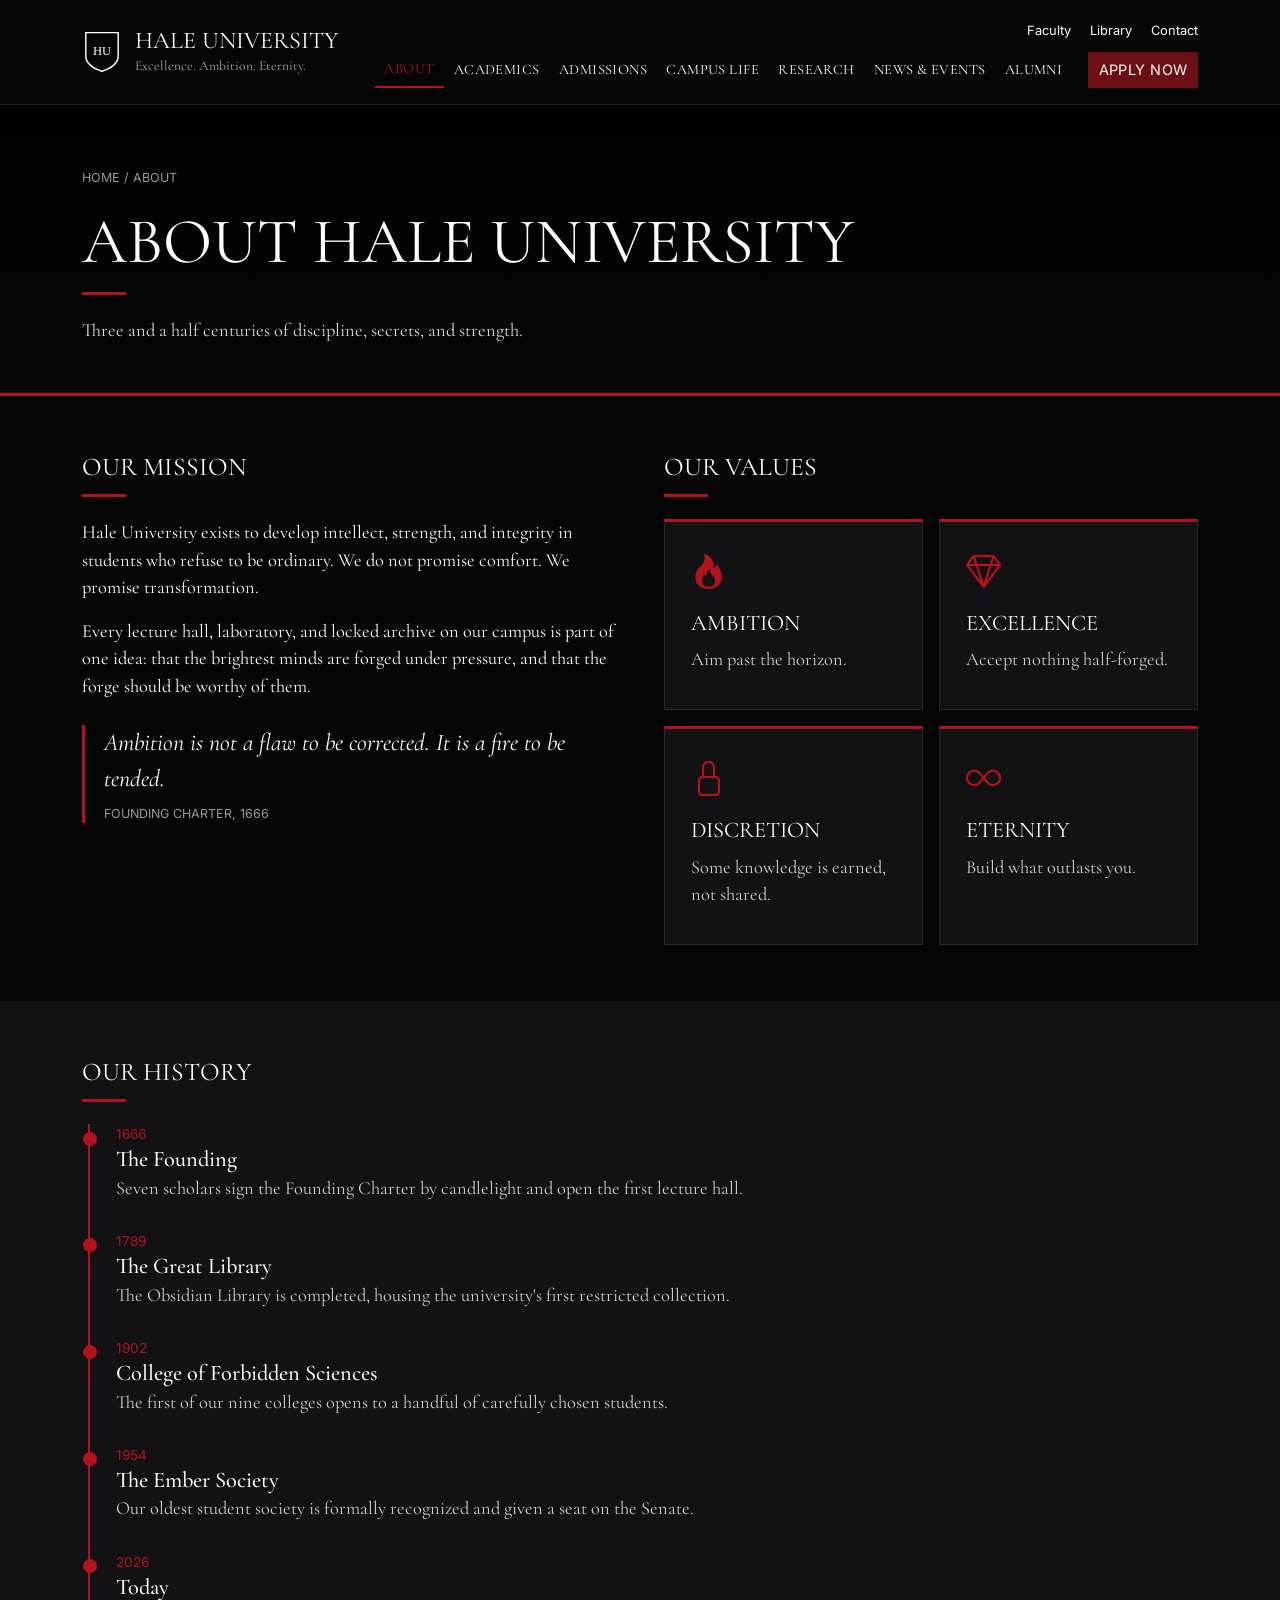
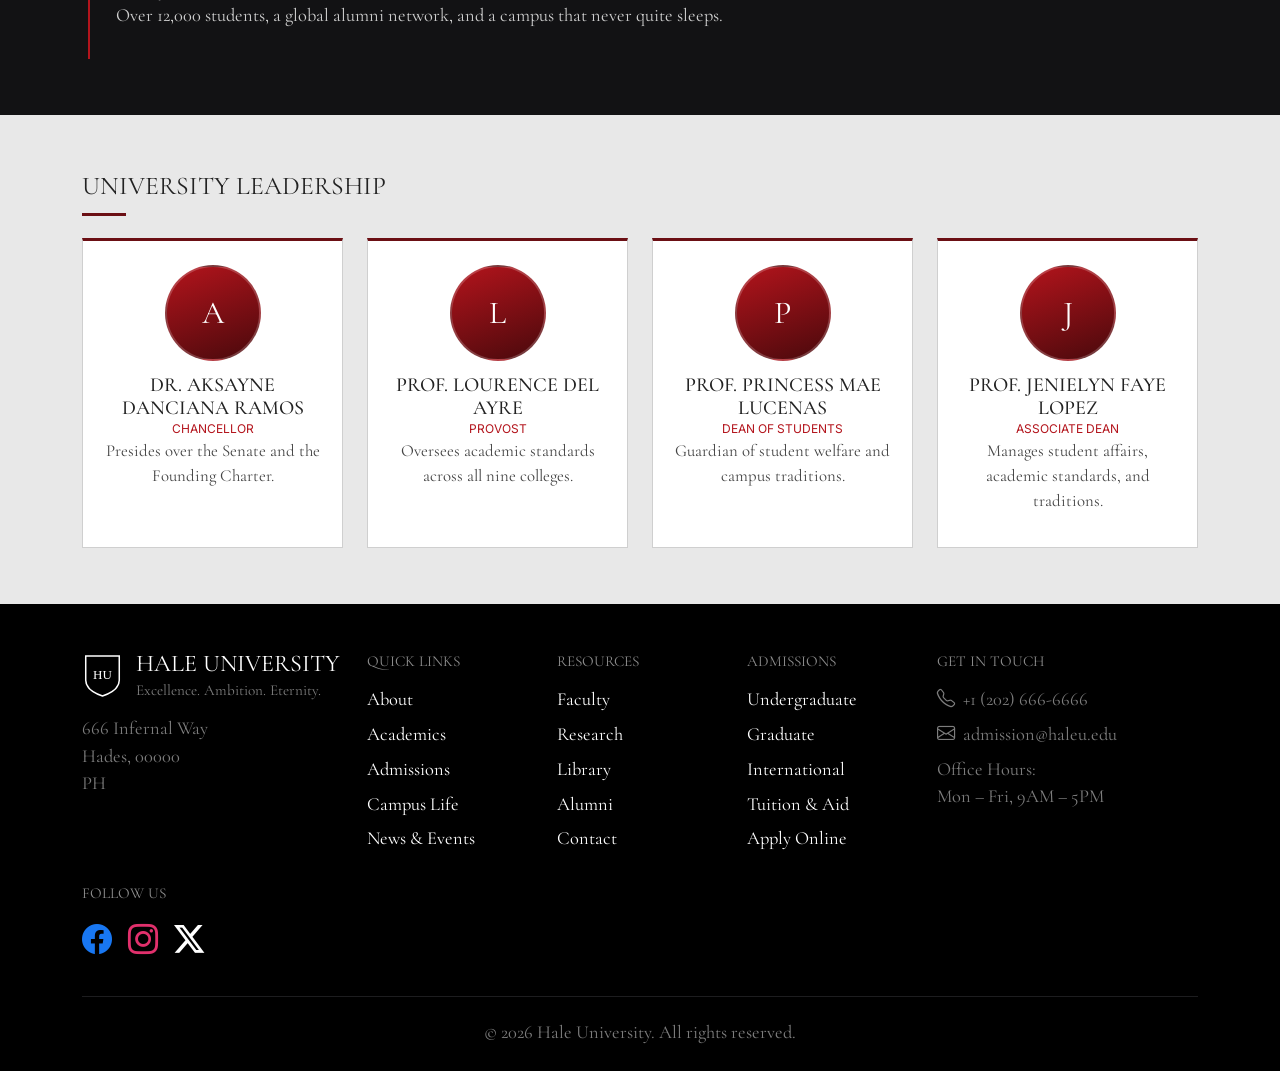
<file: about.html>
<!doctype html>
<html lang="en">
  <head>
    <meta charset="UTF-8" />
    <meta name="viewport" content="width=device-width, initial-scale=1" />
    <title>About | Hale University</title>
    <link
      href="https://cdn.jsdelivr.net/npm/bootstrap@5.3.3/dist/css/bootstrap.min.css"
      rel="stylesheet"
    />
    <link
      href="https://cdn.jsdelivr.net/npm/bootstrap-icons@1.11.3/font/bootstrap-icons.min.css"
      rel="stylesheet"
    />
    <link
      href="https://fonts.googleapis.com/css2?family=Cormorant+Garamond:wght@400;500&family=Inter:wght@400;500&display=swap"
      rel="stylesheet"
    />
    <link href="style.css" rel="stylesheet" />
  </head>
  <body>
    <header class="site-header">
      <nav class="navbar navbar-expand-lg navbar-dark py-3">
        <div class="container-xl">
          <a class="navbar-brand logo m-0" href="index.html">
            <svg viewBox="0 0 44 50">
              <path
                d="M4 4h36v26c0 9-9 14-18 17C13 44 4 39 4 30z"
                fill="none"
                stroke="#fff"
                stroke-width="1.6"
              />
              <text
                x="22"
                y="29"
                fill="#fff"
                font-size="14"
                text-anchor="middle"
                font-family="Georgia"
              >
                HU
              </text>
            </svg>
            <span
              ><span class="logo-name">HALE UNIVERSITY</span
              ><span class="logo-tag"
                >Excellence. Ambition. Eternity.</span
              ></span
            >
          </a>
          <button
            class="navbar-toggler"
            type="button"
            data-bs-toggle="collapse"
            data-bs-target="#mainMenu"
            aria-label="Menu"
          >
            <span class="navbar-toggler-icon"></span>
          </button>
          <div
            class="collapse navbar-collapse justify-content-end"
            id="mainMenu"
          >
            <div>
              <div class="top-links text-end d-none d-lg-block mb-2">
                <a href="faculty.html">Faculty</a
                ><a href="library.html">Library</a
                ><a href="contact.html">Contact</a>
              </div>
              <div class="main-nav d-lg-flex align-items-center">
                <a href="about.html" class="active">About</a>
                <a href="academics.html">Academics</a>
                <a href="admissions.html">Admissions</a>
                <a href="campus-life.html">Campus Life</a>
                <a href="research.html">Research</a>
                <a href="news.html">News &amp; Events</a>
                <a href="alumni.html">Alumni</a>
                <a href="apply.html" class="btn btn-apply ms-lg-3 mt-3 mt-lg-0"
                  >Apply Now</a
                >
              </div>
            </div>
          </div>
        </div>
      </nav>
    </header>

    <main>
      <section class="page-banner">
        <div class="container-xl">
          <div class="crumbs"><a href="index.html">Home</a> / About</div>
          <h1>About Hale University</h1>
          <div class="red-line"></div>
          <p>
            Three and a half centuries of discipline, secrets, and strength.
          </p>
        </div>
      </section>

      <section class="section-dark">
        <div class="container-xl">
          <div class="row g-5">
            <div class="col-12 col-lg-6">
              <h2 class="section-title">Our Mission</h2>
              <div class="red-line"></div>
              <p>
                Hale University exists to develop intellect, strength, and
                integrity in students who refuse to be ordinary. We do not
                promise comfort. We promise transformation.
              </p>
              <p>
                Every lecture hall, laboratory, and locked archive on our campus
                is part of one idea: that the brightest minds are forged under
                pressure, and that the forge should be worthy of them.
              </p>
              <div class="quote mt-4">
                Ambition is not a flaw to be corrected. It is a fire to be
                tended.<small>Founding Charter, 1666</small>
              </div>
            </div>
            <div class="col-12 col-lg-6">
              <h2 class="section-title">Our Values</h2>
              <div class="red-line"></div>
              <div class="row g-3">
                <div class="col-6">
                  <div class="hu-card">
                    <i class="bi bi-fire icon"></i>
                    <h3>Ambition</h3>
                    <p>Aim past the horizon.</p>
                  </div>
                </div>
                <div class="col-6">
                  <div class="hu-card">
                    <i class="bi bi-gem icon"></i>
                    <h3>Excellence</h3>
                    <p>Accept nothing half-forged.</p>
                  </div>
                </div>
                <div class="col-6">
                  <div class="hu-card">
                    <i class="bi bi-lock icon"></i>
                    <h3>Discretion</h3>
                    <p>Some knowledge is earned, not shared.</p>
                  </div>
                </div>
                <div class="col-6">
                  <div class="hu-card">
                    <i class="bi bi-infinity icon"></i>
                    <h3>Eternity</h3>
                    <p>Build what outlasts you.</p>
                  </div>
                </div>
              </div>
            </div>
          </div>
        </div>
      </section>

      <section class="section-panel">
        <div class="container-xl">
          <h2 class="section-title">Our History</h2>
          <div class="red-line"></div>
          <div class="timeline">
            <div class="timeline-item">
              <div class="year">1666</div>
              <h3>The Founding</h3>
              <p>
                Seven scholars sign the Founding Charter by candlelight and open
                the first lecture hall.
              </p>
            </div>
            <div class="timeline-item">
              <div class="year">1789</div>
              <h3>The Great Library</h3>
              <p>
                The Obsidian Library is completed, housing the university's
                first restricted collection.
              </p>
            </div>
            <div class="timeline-item">
              <div class="year">1902</div>
              <h3>College of Forbidden Sciences</h3>
              <p>
                The first of our nine colleges opens to a handful of carefully
                chosen students.
              </p>
            </div>
            <div class="timeline-item">
              <div class="year">1954</div>
              <h3>The Ember Society</h3>
              <p>
                Our oldest student society is formally recognized and given a
                seat on the Senate.
              </p>
            </div>
            <div class="timeline-item">
              <div class="year">2026</div>
              <h3>Today</h3>
              <p>
                Over 12,000 students, a global alumni network, and a campus that
                never quite sleeps.
              </p>
            </div>
          </div>
        </div>
      </section>

      <section class="section-light">
        <div class="container-xl">
          <h2 class="section-title">University Leadership</h2>
          <div class="red-line"></div>
          <div class="row g-4">
            <div class="col-12 col-sm-6 col-lg-3">
              <div class="hu-card person">
                <div class="avatar text-white">A</div>
                <h3>Dr. Aksayne Danciana Ramos</h3>
                <div class="role">Chancellor</div>
                <p>Presides over the Senate and the Founding Charter.</p>
              </div>
            </div>
            <div class="col-12 col-sm-6 col-lg-3">
              <div class="hu-card person">
                <div class="avatar text-white">L</div>
                <h3>Prof. Lourence Del Ayre</h3>
                <div class="role">Provost</div>
                <p>Oversees academic standards across all nine colleges.</p>
              </div>
            </div>
            <div class="col-12 col-sm-6 col-lg-3">
              <div class="hu-card person">
                <div class="avatar text-white">P</div>
                <h3>Prof. Princess Mae Lucenas</h3>
                <div class="role">Dean of Students</div>
                <p>Guardian of student welfare and campus traditions.</p>
              </div>
            </div>
            <div class="col-12 col-sm-6 col-lg-3">
              <div class="hu-card person">
                <div class="avatar text-white">J</div>
                <h3>Prof. Jenielyn Faye Lopez</h3>
                <div class="role">Associate Dean</div>
                <p>
                  Manages student affairs, academic standards, and traditions.
                </p>
              </div>
            </div>
          </div>
        </div>
      </section>
    </main>

    <footer class="site-footer">
      <div class="container-xl">
        <div class="row g-4">
          <div class="col-12 col-lg-3">
            <div class="logo mb-3">
              <svg viewBox="0 0 44 50">
                <path
                  d="M4 4h36v26c0 9-9 14-18 17C13 44 4 39 4 30z"
                  fill="none"
                  stroke="#fff"
                  stroke-width="1.6"
                />
                <text
                  x="22"
                  y="29"
                  fill="#fff"
                  font-size="14"
                  text-anchor="middle"
                  font-family="Georgia"
                >
                  HU
                </text>
              </svg>
              <span
                ><span class="logo-name fs-4">HALE UNIVERSITY</span
                ><span class="logo-tag muted"
                  >Excellence. Ambition. Eternity.</span
                ></span
              >
            </div>
            <address class="muted mb-0">
              666 Infernal Way<br />Hades, 00000<br />PH
            </address>
          </div>
          <div class="col-6 col-md-3 col-lg-2">
            <h4>Quick Links</h4>
            <ul>
              <li><a href="about.html">About</a></li>
              <li><a href="academics.html">Academics</a></li>
              <li><a href="admissions.html">Admissions</a></li>
              <li><a href="campus-life.html">Campus Life</a></li>
              <li><a href="news.html">News &amp; Events</a></li>
            </ul>
          </div>
          <div class="col-6 col-md-3 col-lg-2">
            <h4>Resources</h4>
            <ul>
              <li><a href="faculty.html">Faculty</a></li>
              <li><a href="research.html">Research</a></li>
              <li><a href="library.html">Library</a></li>
              <li><a href="alumni.html">Alumni</a></li>
              <li><a href="contact.html">Contact</a></li>
            </ul>
          </div>
          <div class="col-6 col-md-3 col-lg-2">
            <h4>Admissions</h4>
            <ul>
              <li><a href="admissions.html">Undergraduate</a></li>
              <li><a href="admissions.html">Graduate</a></li>
              <li><a href="admissions.html">International</a></li>
              <li><a href="admissions.html">Tuition &amp; Aid</a></li>
              <li><a href="apply.html">Apply Online</a></li>
            </ul>
          </div>
          <div class="col-6 col-md-3 col-lg-3">
            <h4>Get in touch</h4>
            <ul class="muted">
              <li><i class="bi bi-telephone me-2"></i>+1 (202) 666-6666</li>
              <li><i class="bi bi-envelope me-2"></i>admission@haleu.edu</li>
              <li>Office Hours:<br />Mon – Fri, 9AM – 5PM</li>
            </ul>
          </div>
          <div class="col-12">
            <h4>Follow us</h4>
            <div class="social">
              <a href="#" aria-label="Facebook"
                ><i class="bi bi-facebook"></i></a
              ><a href="#" aria-label="Instagram"
                ><i class="bi bi-instagram"></i></a
              ><a href="#" aria-label="X"><i class="bi bi-twitter-x"></i></a>
            </div>
          </div>
        </div>
        <div class="copyright">
          &copy; 2026 Hale University. All rights reserved.
        </div>
      </div>
    </footer>
    <script src="https://cdn.jsdelivr.net/npm/bootstrap@5.3.3/dist/js/bootstrap.bundle.min.js"></script>
  </body>
</html>
</file>
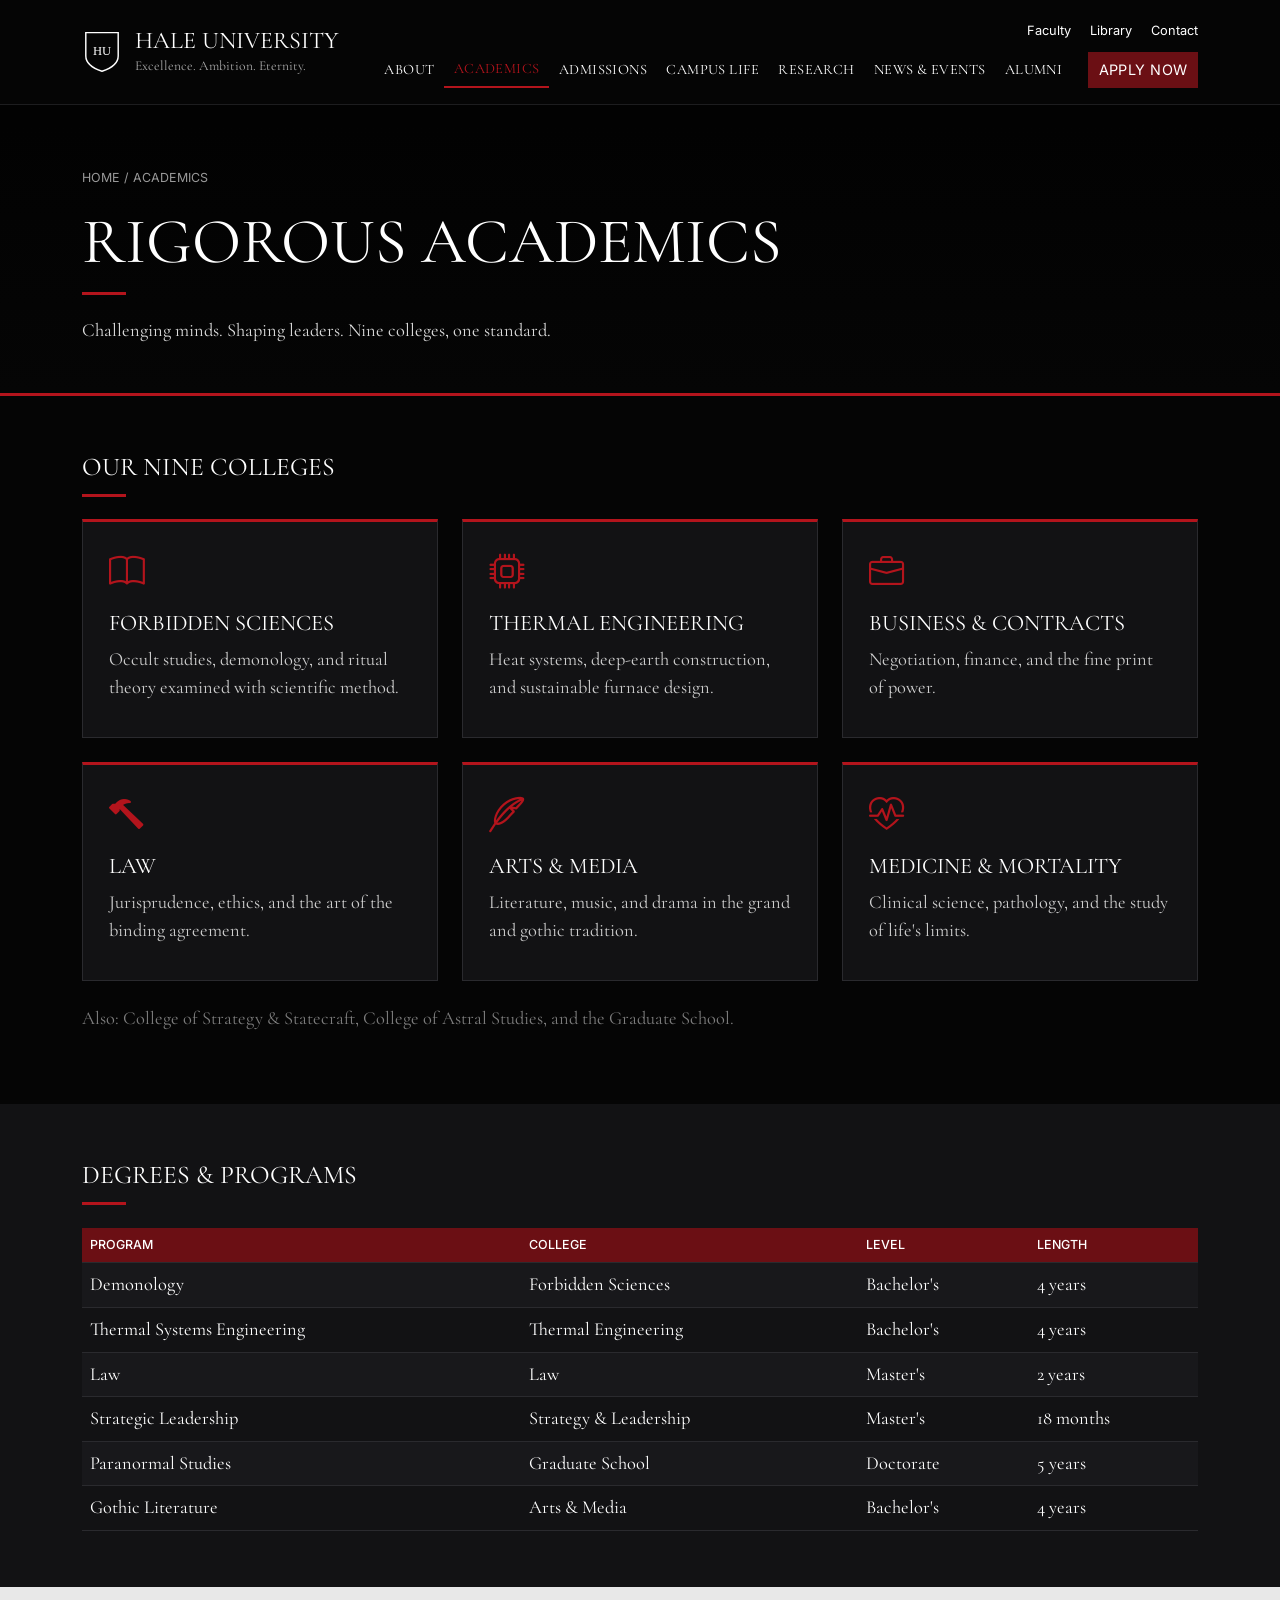
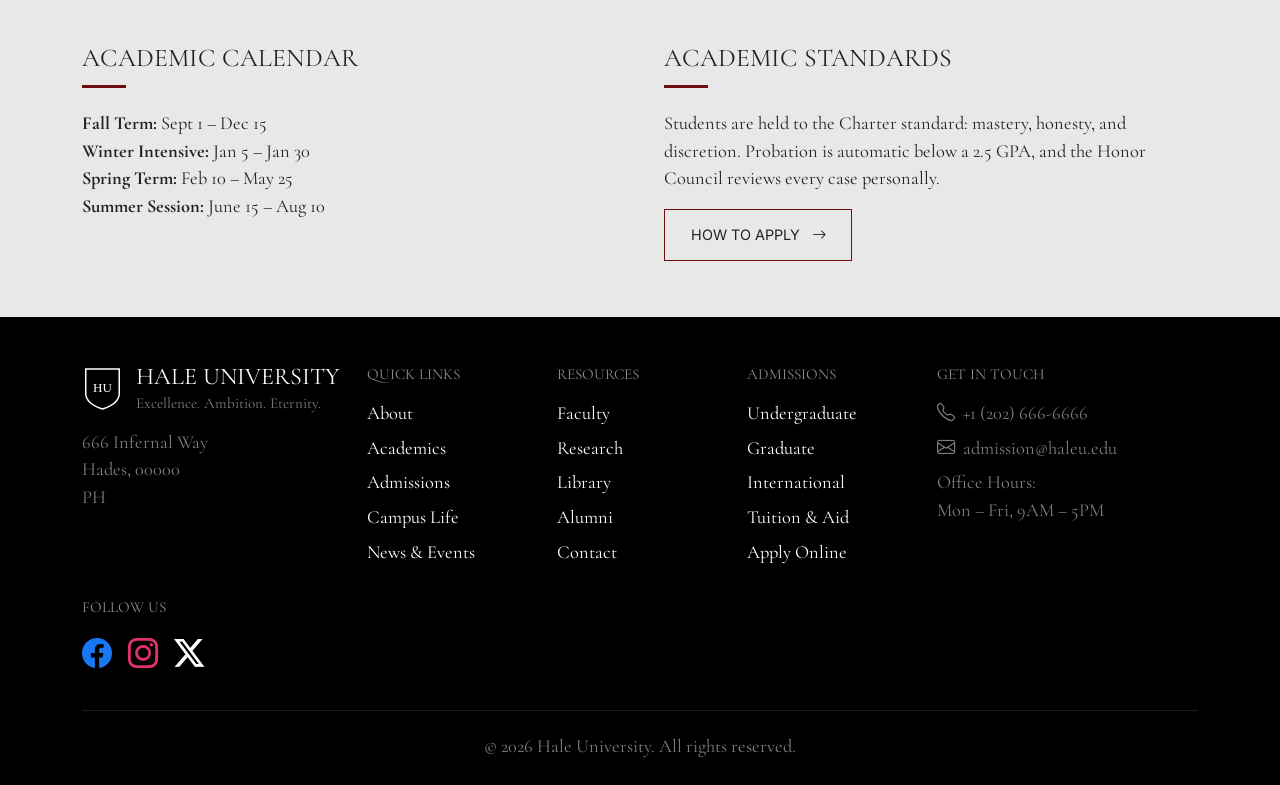
<file: academics.html>
<!doctype html>
<html lang="en">
  <head>
    <meta charset="UTF-8" />
    <meta name="viewport" content="width=device-width, initial-scale=1" />
    <title>Academics | Hale University</title>
    <link
      href="https://cdn.jsdelivr.net/npm/bootstrap@5.3.3/dist/css/bootstrap.min.css"
      rel="stylesheet"
    />
    <link
      href="https://cdn.jsdelivr.net/npm/bootstrap-icons@1.11.3/font/bootstrap-icons.min.css"
      rel="stylesheet"
    />
    <link
      href="https://fonts.googleapis.com/css2?family=Cormorant+Garamond:wght@400;500&family=Inter:wght@400;500&display=swap"
      rel="stylesheet"
    />
    <link href="style.css" rel="stylesheet" />
  </head>
  <body>
    <header class="site-header">
      <nav class="navbar navbar-expand-lg navbar-dark py-3">
        <div class="container-xl">
          <a class="navbar-brand logo m-0" href="index.html">
            <svg viewBox="0 0 44 50">
              <path
                d="M4 4h36v26c0 9-9 14-18 17C13 44 4 39 4 30z"
                fill="none"
                stroke="#fff"
                stroke-width="1.6"
              />
              <text
                x="22"
                y="29"
                fill="#fff"
                font-size="14"
                text-anchor="middle"
                font-family="Georgia"
              >
                HU
              </text>
            </svg>
            <span
              ><span class="logo-name">HALE UNIVERSITY</span
              ><span class="logo-tag"
                >Excellence. Ambition. Eternity.</span
              ></span
            >
          </a>
          <button
            class="navbar-toggler"
            type="button"
            data-bs-toggle="collapse"
            data-bs-target="#mainMenu"
            aria-label="Menu"
          >
            <span class="navbar-toggler-icon"></span>
          </button>
          <div
            class="collapse navbar-collapse justify-content-end"
            id="mainMenu"
          >
            <div>
              <div class="top-links text-end d-none d-lg-block mb-2">
                <a href="faculty.html">Faculty</a
                ><a href="library.html">Library</a
                ><a href="contact.html">Contact</a>
              </div>
              <div class="main-nav d-lg-flex align-items-center">
                <a href="about.html">About</a>
                <a href="academics.html" class="active">Academics</a>
                <a href="admissions.html">Admissions</a>
                <a href="campus-life.html">Campus Life</a>
                <a href="research.html">Research</a>
                <a href="news.html">News &amp; Events</a>
                <a href="alumni.html">Alumni</a>
                <a href="apply.html" class="btn btn-apply ms-lg-3 mt-3 mt-lg-0"
                  >Apply Now</a
                >
              </div>
            </div>
          </div>
        </div>
      </nav>
    </header>

    <main>
      <section class="page-banner alt">
        <div class="container-xl">
          <div class="crumbs"><a href="index.html">Home</a> / Academics</div>
          <h1>Rigorous Academics</h1>
          <div class="red-line"></div>
          <p>
            Challenging minds. Shaping leaders. Nine colleges, one standard.
          </p>
        </div>
      </section>

      <section class="section-dark">
        <div class="container-xl">
          <h2 class="section-title">Our Nine Colleges</h2>
          <div class="red-line"></div>
          <div class="row g-4">
            <div class="col-12 col-md-6 col-lg-4">
              <div class="hu-card">
                <i class="bi bi-book icon"></i>
                <h3>Forbidden Sciences</h3>
                <p>
                  Occult studies, demonology, and ritual theory examined with
                  scientific method.
                </p>
              </div>
            </div>
            <div class="col-12 col-md-6 col-lg-4">
              <div class="hu-card">
                <i class="bi bi-cpu icon"></i>
                <h3>Thermal Engineering</h3>
                <p>
                  Heat systems, deep-earth construction, and sustainable furnace
                  design.
                </p>
              </div>
            </div>
            <div class="col-12 col-md-6 col-lg-4">
              <div class="hu-card">
                <i class="bi bi-briefcase icon"></i>
                <h3>Business &amp; Contracts</h3>
                <p>Negotiation, finance, and the fine print of power.</p>
              </div>
            </div>
            <div class="col-12 col-md-6 col-lg-4">
              <div class="hu-card">
                <i class="bi bi-hammer icon"></i>
                <h3>Law</h3>
                <p>
                  Jurisprudence, ethics, and the art of the binding agreement.
                </p>
              </div>
            </div>
            <div class="col-12 col-md-6 col-lg-4">
              <div class="hu-card">
                <i class="bi bi-feather icon"></i>
                <h3>Arts &amp; Media</h3>
                <p>
                  Literature, music, and drama in the grand and gothic
                  tradition.
                </p>
              </div>
            </div>
            <div class="col-12 col-md-6 col-lg-4">
              <div class="hu-card">
                <i class="bi bi-heart-pulse icon"></i>
                <h3>Medicine &amp; Mortality</h3>
                <p>
                  Clinical science, pathology, and the study of life's limits.
                </p>
              </div>
            </div>
          </div>
          <p class="mt-4 muted">
            Also: College of Strategy &amp; Statecraft, College of Astral
            Studies, and the Graduate School.
          </p>
        </div>
      </section>

      <section class="section-panel">
        <div class="container-xl">
          <h2 class="section-title">Degrees &amp; Programs</h2>
          <div class="red-line"></div>
          <div class="table-responsive">
            <table class="table table-hu table-striped">
              <thead>
                <tr>
                  <th>Program</th>
                  <th>College</th>
                  <th>Level</th>
                  <th>Length</th>
                </tr>
              </thead>
              <tbody>
                <tr>
                  <td>Demonology</td>
                  <td>Forbidden Sciences</td>
                  <td>Bachelor's</td>
                  <td>4 years</td>
                </tr>
                <tr>
                  <td>Thermal Systems Engineering</td>
                  <td>Thermal Engineering</td>
                  <td>Bachelor's</td>
                  <td>4 years</td>
                </tr>
                <tr>
                  <td>Law</td>
                  <td>Law</td>
                  <td>Master's</td>
                  <td>2 years</td>
                </tr>
                <tr>
                  <td>Strategic Leadership</td>
                  <td>Strategy &amp; Leadership</td>
                  <td>Master's</td>
                  <td>18 months</td>
                </tr>
                <tr>
                  <td>Paranormal Studies</td>
                  <td>Graduate School</td>
                  <td>Doctorate</td>
                  <td>5 years</td>
                </tr>
                <tr>
                  <td>Gothic Literature</td>
                  <td>Arts &amp; Media</td>
                  <td>Bachelor's</td>
                  <td>4 years</td>
                </tr>
              </tbody>
            </table>
          </div>
        </div>
      </section>

      <section class="section-light">
        <div class="container-xl">
          <div class="row g-5">
            <div class="col-12 col-md-6">
              <h2 class="section-title">Academic Calendar</h2>
              <div class="red-line"></div>
              <p>
                <strong>Fall Term:</strong> Sept 1 – Dec 15<br /><strong
                  >Winter Intensive:</strong
                >
                Jan 5 – Jan 30<br /><strong>Spring Term:</strong> Feb 10 – May
                25<br /><strong>Summer Session:</strong> June 15 – Aug 10
              </p>
            </div>
            <div class="col-12 col-md-6">
              <h2 class="section-title">Academic Standards</h2>
              <div class="red-line"></div>
              <p>
                Students are held to the Charter standard: mastery, honesty, and
                discretion. Probation is automatic below a 2.5 GPA, and the
                Honor Council reviews every case personally.
              </p>
              <a href="admissions.html" class="btn-story"
                >How to apply
                <i class="bi bi-arrow-right ms-2 d-none d-md-inline"></i
              ></a>
            </div>
          </div>
        </div>
      </section>
    </main>

    <footer class="site-footer">
      <div class="container-xl">
        <div class="row g-4">
          <div class="col-12 col-lg-3">
            <div class="logo mb-3">
              <svg viewBox="0 0 44 50">
                <path
                  d="M4 4h36v26c0 9-9 14-18 17C13 44 4 39 4 30z"
                  fill="none"
                  stroke="#fff"
                  stroke-width="1.6"
                />
                <text
                  x="22"
                  y="29"
                  fill="#fff"
                  font-size="14"
                  text-anchor="middle"
                  font-family="Georgia"
                >
                  HU
                </text>
              </svg>
              <span
                ><span class="logo-name fs-4">HALE UNIVERSITY</span
                ><span class="logo-tag muted"
                  >Excellence. Ambition. Eternity.</span
                ></span
              >
            </div>
            <address class="muted mb-0">
              666 Infernal Way<br />Hades, 00000<br />PH
            </address>
          </div>
          <div class="col-6 col-md-3 col-lg-2">
            <h4>Quick Links</h4>
            <ul>
              <li><a href="about.html">About</a></li>
              <li><a href="academics.html">Academics</a></li>
              <li><a href="admissions.html">Admissions</a></li>
              <li><a href="campus-life.html">Campus Life</a></li>
              <li><a href="news.html">News &amp; Events</a></li>
            </ul>
          </div>
          <div class="col-6 col-md-3 col-lg-2">
            <h4>Resources</h4>
            <ul>
              <li><a href="faculty.html">Faculty</a></li>
              <li><a href="research.html">Research</a></li>
              <li><a href="library.html">Library</a></li>
              <li><a href="alumni.html">Alumni</a></li>
              <li><a href="contact.html">Contact</a></li>
            </ul>
          </div>
          <div class="col-6 col-md-3 col-lg-2">
            <h4>Admissions</h4>
            <ul>
              <li><a href="admissions.html">Undergraduate</a></li>
              <li><a href="admissions.html">Graduate</a></li>
              <li><a href="admissions.html">International</a></li>
              <li><a href="admissions.html">Tuition &amp; Aid</a></li>
              <li><a href="apply.html">Apply Online</a></li>
            </ul>
          </div>
          <div class="col-6 col-md-3 col-lg-3">
            <h4>Get in touch</h4>
            <ul class="muted">
              <li><i class="bi bi-telephone me-2"></i>+1 (202) 666-6666</li>
              <li><i class="bi bi-envelope me-2"></i>admission@haleu.edu</li>
              <li>Office Hours:<br />Mon – Fri, 9AM – 5PM</li>
            </ul>
          </div>
          <div class="col-12">
            <h4>Follow us</h4>
            <div class="social">
              <a href="#" aria-label="Facebook"
                ><i class="bi bi-facebook"></i></a
              ><a href="#" aria-label="Instagram"
                ><i class="bi bi-instagram"></i></a
              ><a href="#" aria-label="X"><i class="bi bi-twitter-x"></i></a>
            </div>
          </div>
        </div>
        <div class="copyright">
          &copy; 2026 Hale University. All rights reserved.
        </div>
      </div>
    </footer>
    <script src="https://cdn.jsdelivr.net/npm/bootstrap@5.3.3/dist/js/bootstrap.bundle.min.js"></script>
  </body>
</html>
</file>
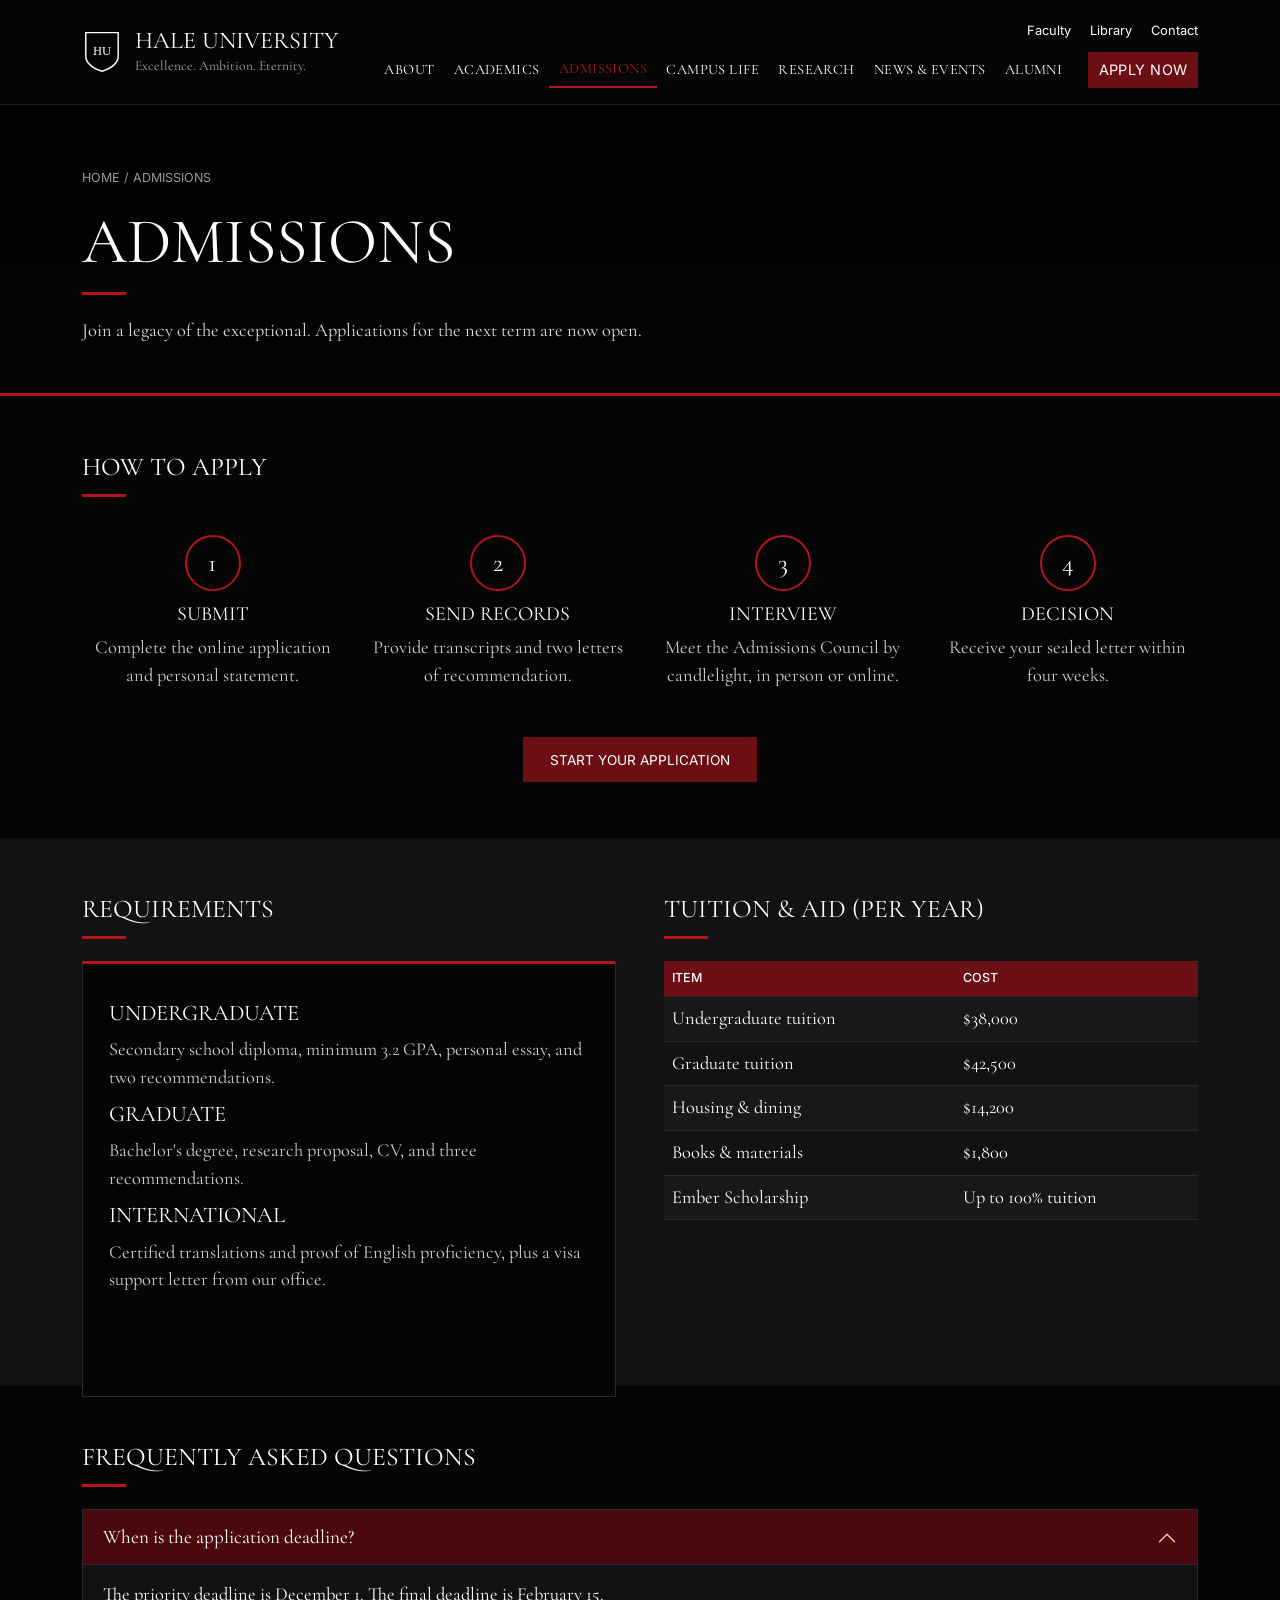
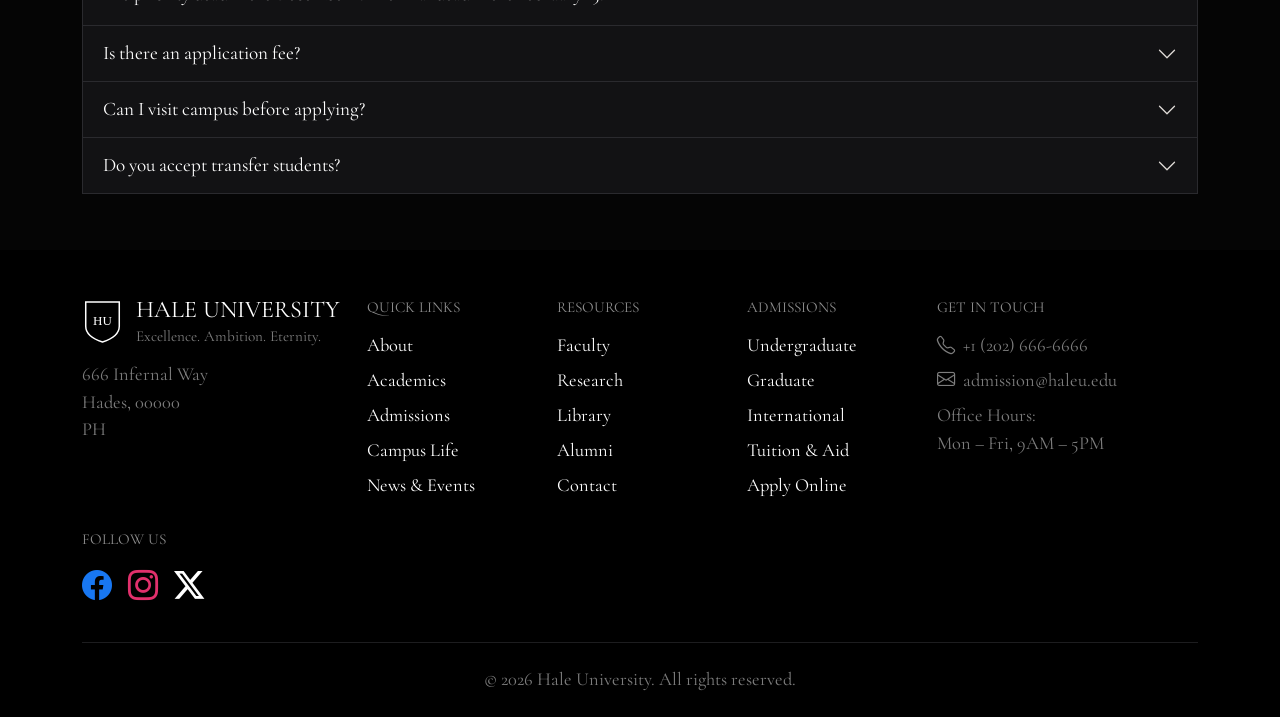
<file: admissions.html>
<!doctype html>
<html lang="en">
  <head>
    <meta charset="UTF-8" />
    <meta name="viewport" content="width=device-width, initial-scale=1" />
    <title>Admissions | Hale University</title>
    <link
      href="https://cdn.jsdelivr.net/npm/bootstrap@5.3.3/dist/css/bootstrap.min.css"
      rel="stylesheet"
    />
    <link
      href="https://cdn.jsdelivr.net/npm/bootstrap-icons@1.11.3/font/bootstrap-icons.min.css"
      rel="stylesheet"
    />
    <link
      href="https://fonts.googleapis.com/css2?family=Cormorant+Garamond:wght@400;500&family=Inter:wght@400;500&display=swap"
      rel="stylesheet"
    />
    <link href="style.css" rel="stylesheet" />
  </head>
  <body>
    <header class="site-header">
      <nav class="navbar navbar-expand-lg navbar-dark py-3">
        <div class="container-xl">
          <a class="navbar-brand logo m-0" href="index.html">
            <svg viewBox="0 0 44 50">
              <path
                d="M4 4h36v26c0 9-9 14-18 17C13 44 4 39 4 30z"
                fill="none"
                stroke="#fff"
                stroke-width="1.6"
              />
              <text
                x="22"
                y="29"
                fill="#fff"
                font-size="14"
                text-anchor="middle"
                font-family="Georgia"
              >
                HU
              </text>
            </svg>
            <span
              ><span class="logo-name">HALE UNIVERSITY</span
              ><span class="logo-tag"
                >Excellence. Ambition. Eternity.</span
              ></span
            >
          </a>
          <button
            class="navbar-toggler"
            type="button"
            data-bs-toggle="collapse"
            data-bs-target="#mainMenu"
            aria-label="Menu"
          >
            <span class="navbar-toggler-icon"></span>
          </button>
          <div
            class="collapse navbar-collapse justify-content-end"
            id="mainMenu"
          >
            <div>
              <div class="top-links text-end d-none d-lg-block mb-2">
                <a href="faculty.html">Faculty</a
                ><a href="library.html">Library</a
                ><a href="contact.html">Contact</a>
              </div>
              <div class="main-nav d-lg-flex align-items-center">
                <a href="about.html">About</a>
                <a href="academics.html">Academics</a>
                <a href="admissions.html" class="active">Admissions</a>
                <a href="campus-life.html">Campus Life</a>
                <a href="research.html">Research</a>
                <a href="news.html">News &amp; Events</a>
                <a href="alumni.html">Alumni</a>
                <a href="apply.html" class="btn btn-apply ms-lg-3 mt-3 mt-lg-0"
                  >Apply Now</a
                >
              </div>
            </div>
          </div>
        </div>
      </nav>
    </header>

    <main>
      <section class="page-banner">
        <div class="container-xl">
          <div class="crumbs"><a href="index.html">Home</a> / Admissions</div>
          <h1>Admissions</h1>
          <div class="red-line"></div>
          <p>
            Join a legacy of the exceptional. Applications for the next term are
            now open.
          </p>
        </div>
      </section>

      <section class="section-dark">
        <div class="container-xl">
          <h2 class="section-title">How to Apply</h2>
          <div class="red-line"></div>
          <div class="row g-4">
            <div class="col-12 col-md-6 col-lg-3 step">
              <div class="num">1</div>
              <h3>Submit</h3>
              <p>Complete the online application and personal statement.</p>
            </div>
            <div class="col-12 col-md-6 col-lg-3 step">
              <div class="num">2</div>
              <h3>Send Records</h3>
              <p>Provide transcripts and two letters of recommendation.</p>
            </div>
            <div class="col-12 col-md-6 col-lg-3 step">
              <div class="num">3</div>
              <h3>Interview</h3>
              <p>
                Meet the Admissions Council by candlelight, in person or online.
              </p>
            </div>
            <div class="col-12 col-md-6 col-lg-3 step">
              <div class="num">4</div>
              <h3>Decision</h3>
              <p>Receive your sealed letter within four weeks.</p>
            </div>
          </div>
          <div class="text-center mt-3">
            <a href="apply.html" class="btn btn-apply"
              >Start your application</a
            >
          </div>
        </div>
      </section>

      <section class="section-panel">
        <div class="container-xl">
          <div class="row g-5">
            <div class="col-12 col-lg-6">
              <h2 class="section-title">Requirements</h2>
              <div class="red-line"></div>
              <div class="hu-card">
                <h3>Undergraduate</h3>
                <p>
                  Secondary school diploma, minimum 3.2 GPA, personal essay, and
                  two recommendations.
                </p>
                <h3>Graduate</h3>
                <p>
                  Bachelor's degree, research proposal, CV, and three
                  recommendations.
                </p>
                <h3>International</h3>
                <p>
                  Certified translations and proof of English proficiency, plus
                  a visa support letter from our office.
                </p>
              </div>
            </div>
            <div class="col-12 col-lg-6">
              <h2 class="section-title">Tuition &amp; Aid (per year)</h2>
              <div class="red-line"></div>
              <div class="table-responsive">
                <table class="table table-hu table-striped">
                  <thead>
                    <tr>
                      <th>Item</th>
                      <th>Cost</th>
                    </tr>
                  </thead>
                  <tbody>
                    <tr>
                      <td>Undergraduate tuition</td>
                      <td>$38,000</td>
                    </tr>
                    <tr>
                      <td>Graduate tuition</td>
                      <td>$42,500</td>
                    </tr>
                    <tr>
                      <td>Housing &amp; dining</td>
                      <td>$14,200</td>
                    </tr>
                    <tr>
                      <td>Books &amp; materials</td>
                      <td>$1,800</td>
                    </tr>
                    <tr>
                      <td>Ember Scholarship</td>
                      <td>Up to 100% tuition</td>
                    </tr>
                  </tbody>
                </table>
              </div>
            </div>
          </div>
        </div>
      </section>

      <section class="section-dark">
        <div class="container-xl">
          <h2 class="section-title">Frequently Asked Questions</h2>
          <div class="red-line"></div>
          <div class="accordion" id="faq">
            <div class="accordion-item">
              <h3 class="accordion-header">
                <button
                  class="accordion-button"
                  type="button"
                  data-bs-toggle="collapse"
                  data-bs-target="#q1"
                >
                  When is the application deadline?
                </button>
              </h3>
              <div
                id="q1"
                class="accordion-collapse collapse show"
                data-bs-parent="#faq"
              >
                <div class="accordion-body">
                  The priority deadline is December 1. The final deadline is
                  February 15.
                </div>
              </div>
            </div>
            <div class="accordion-item">
              <h3 class="accordion-header">
                <button
                  class="accordion-button collapsed"
                  type="button"
                  data-bs-toggle="collapse"
                  data-bs-target="#q2"
                >
                  Is there an application fee?
                </button>
              </h3>
              <div
                id="q2"
                class="accordion-collapse collapse"
                data-bs-parent="#faq"
              >
                <div class="accordion-body">
                  Yes, $66. Fee waivers are available on request.
                </div>
              </div>
            </div>
            <div class="accordion-item">
              <h3 class="accordion-header">
                <button
                  class="accordion-button collapsed"
                  type="button"
                  data-bs-toggle="collapse"
                  data-bs-target="#q3"
                >
                  Can I visit campus before applying?
                </button>
              </h3>
              <div
                id="q3"
                class="accordion-collapse collapse"
                data-bs-parent="#faq"
              >
                <div class="accordion-body">
                  Guided tours run Monday to Friday. Book through the Contact
                  page. Night tours are by invitation only.
                </div>
              </div>
            </div>
            <div class="accordion-item">
              <h3 class="accordion-header">
                <button
                  class="accordion-button collapsed"
                  type="button"
                  data-bs-toggle="collapse"
                  data-bs-target="#q4"
                >
                  Do you accept transfer students?
                </button>
              </h3>
              <div
                id="q4"
                class="accordion-collapse collapse"
                data-bs-parent="#faq"
              >
                <div class="accordion-body">
                  Yes. Up to 60 credits may transfer after review by the
                  Registrar.
                </div>
              </div>
            </div>
          </div>
        </div>
      </section>
    </main>

    <footer class="site-footer">
      <div class="container-xl">
        <div class="row g-4">
          <div class="col-12 col-lg-3">
            <div class="logo mb-3">
              <svg viewBox="0 0 44 50">
                <path
                  d="M4 4h36v26c0 9-9 14-18 17C13 44 4 39 4 30z"
                  fill="none"
                  stroke="#fff"
                  stroke-width="1.6"
                />
                <text
                  x="22"
                  y="29"
                  fill="#fff"
                  font-size="14"
                  text-anchor="middle"
                  font-family="Georgia"
                >
                  HU
                </text>
              </svg>
              <span
                ><span class="logo-name fs-4">HALE UNIVERSITY</span
                ><span class="logo-tag muted"
                  >Excellence. Ambition. Eternity.</span
                ></span
              >
            </div>
            <address class="muted mb-0">
              666 Infernal Way<br />Hades, 00000<br />PH
            </address>
          </div>
          <div class="col-6 col-md-3 col-lg-2">
            <h4>Quick Links</h4>
            <ul>
              <li><a href="about.html">About</a></li>
              <li><a href="academics.html">Academics</a></li>
              <li><a href="admissions.html">Admissions</a></li>
              <li><a href="campus-life.html">Campus Life</a></li>
              <li><a href="news.html">News &amp; Events</a></li>
            </ul>
          </div>
          <div class="col-6 col-md-3 col-lg-2">
            <h4>Resources</h4>
            <ul>
              <li><a href="faculty.html">Faculty</a></li>
              <li><a href="research.html">Research</a></li>
              <li><a href="library.html">Library</a></li>
              <li><a href="alumni.html">Alumni</a></li>
              <li><a href="contact.html">Contact</a></li>
            </ul>
          </div>
          <div class="col-6 col-md-3 col-lg-2">
            <h4>Admissions</h4>
            <ul>
              <li><a href="admissions.html">Undergraduate</a></li>
              <li><a href="admissions.html">Graduate</a></li>
              <li><a href="admissions.html">International</a></li>
              <li><a href="admissions.html">Tuition &amp; Aid</a></li>
              <li><a href="apply.html">Apply Online</a></li>
            </ul>
          </div>
          <div class="col-6 col-md-3 col-lg-3">
            <h4>Get in touch</h4>
            <ul class="muted">
              <li><i class="bi bi-telephone me-2"></i>+1 (202) 666-6666</li>
              <li><i class="bi bi-envelope me-2"></i>admission@haleu.edu</li>
              <li>Office Hours:<br />Mon – Fri, 9AM – 5PM</li>
            </ul>
          </div>
          <div class="col-12">
            <h4>Follow us</h4>
            <div class="social">
              <a href="#" aria-label="Facebook"
                ><i class="bi bi-facebook"></i></a
              ><a href="#" aria-label="Instagram"
                ><i class="bi bi-instagram"></i></a
              ><a href="#" aria-label="X"><i class="bi bi-twitter-x"></i></a>
            </div>
          </div>
        </div>
        <div class="copyright">
          &copy; 2026 Hale University. All rights reserved.
        </div>
      </div>
    </footer>
    <script src="https://cdn.jsdelivr.net/npm/bootstrap@5.3.3/dist/js/bootstrap.bundle.min.js"></script>
  </body>
</html>
</file>
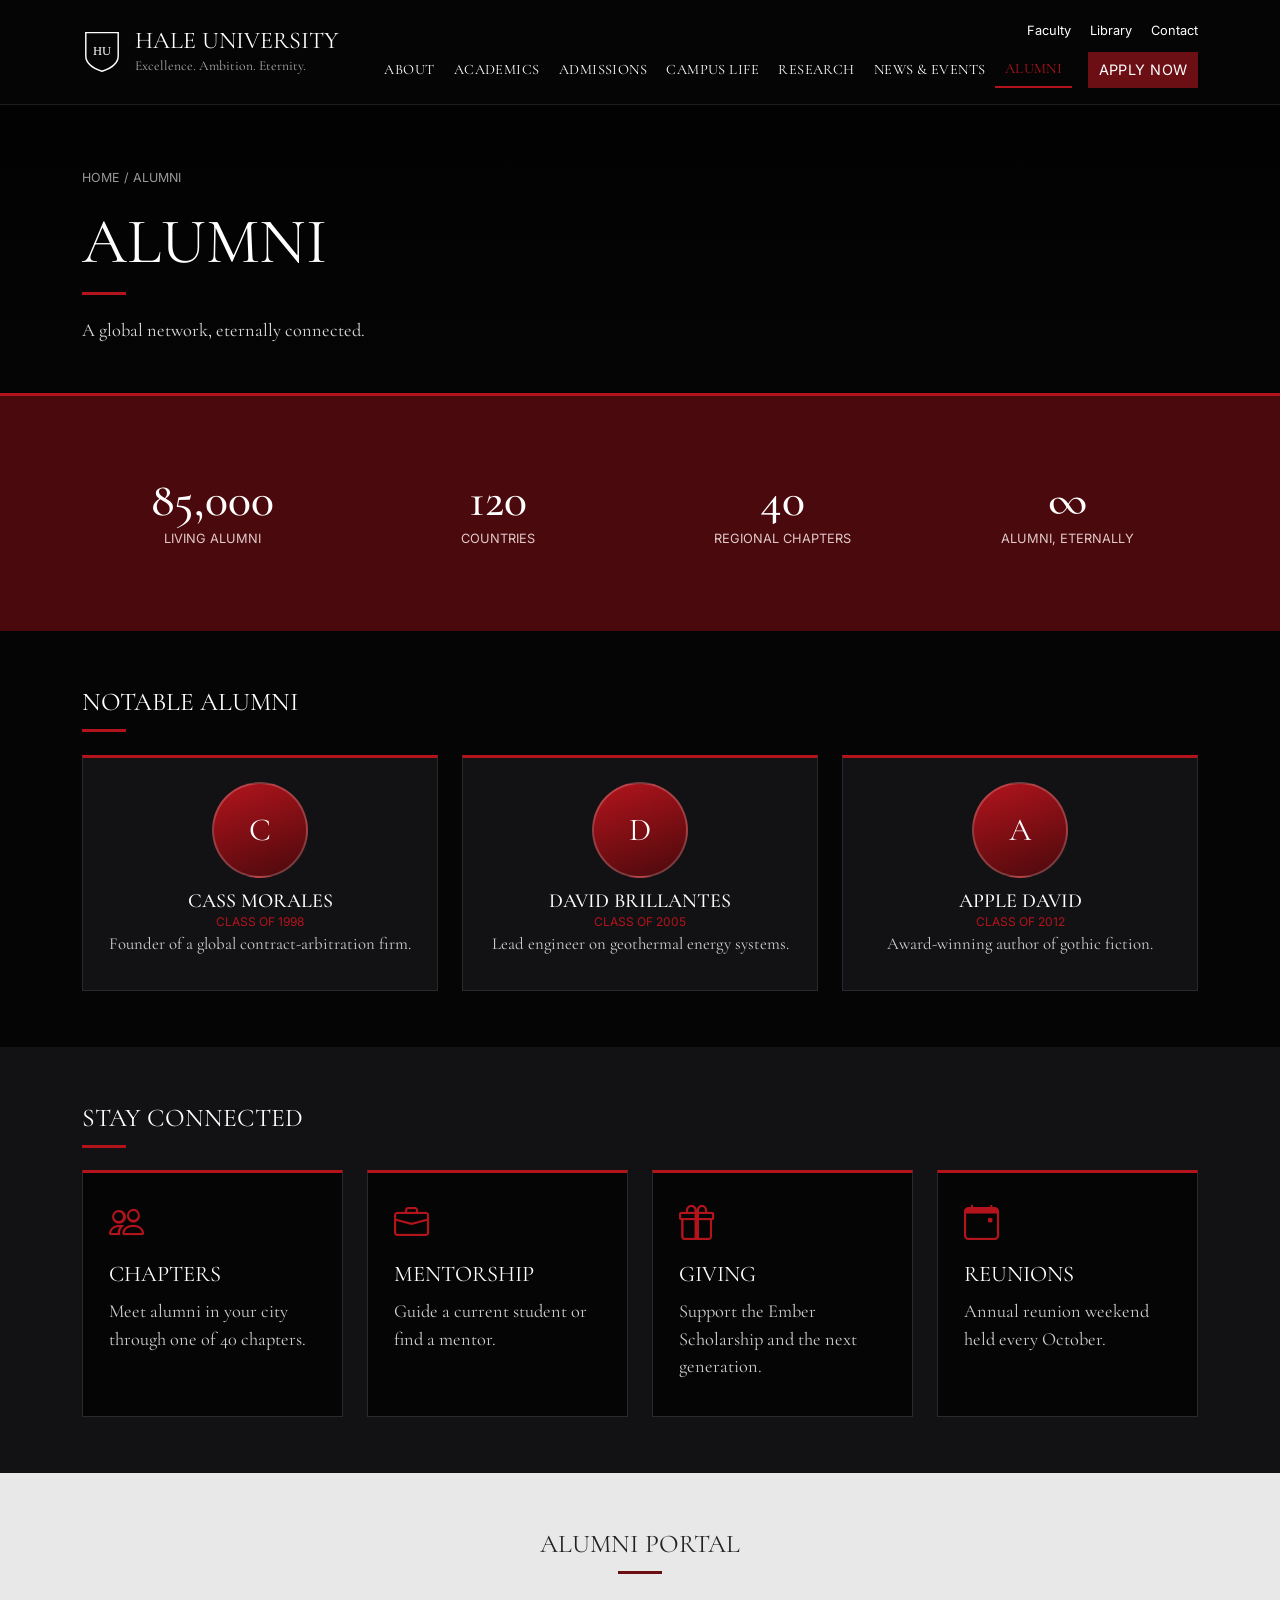
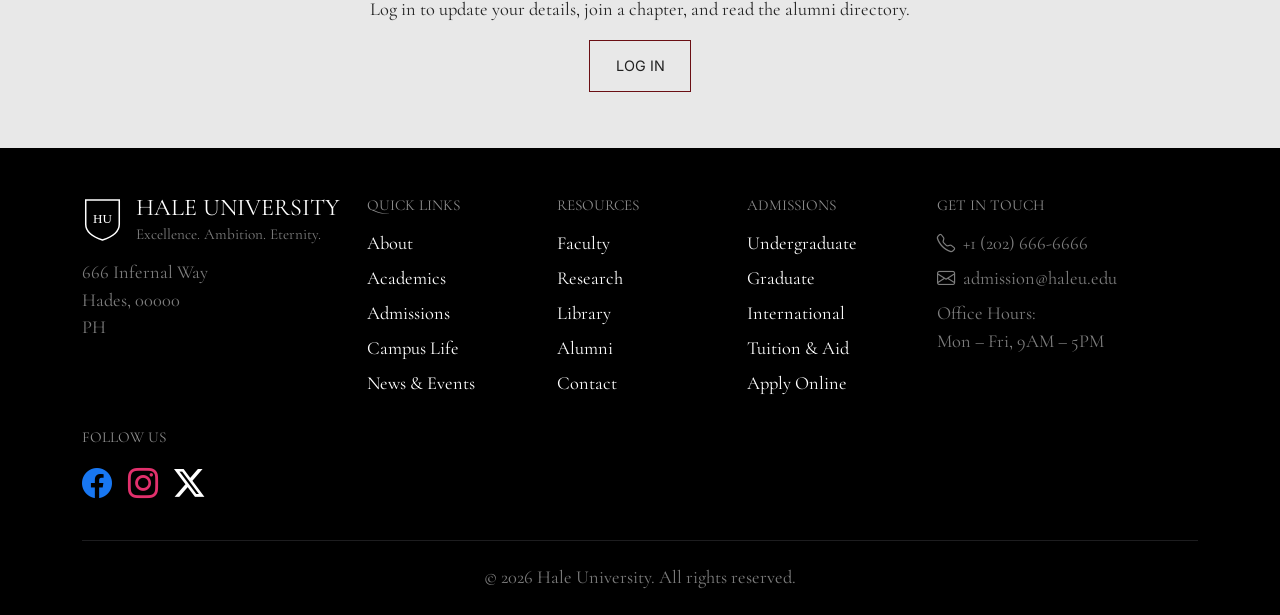
<file: alumni.html>
<!doctype html>
<html lang="en">
  <head>
    <meta charset="UTF-8" />
    <meta name="viewport" content="width=device-width, initial-scale=1" />
    <title>Alumni | Hale University</title>
    <link
      href="https://cdn.jsdelivr.net/npm/bootstrap@5.3.3/dist/css/bootstrap.min.css"
      rel="stylesheet"
    />
    <link
      href="https://cdn.jsdelivr.net/npm/bootstrap-icons@1.11.3/font/bootstrap-icons.min.css"
      rel="stylesheet"
    />
    <link
      href="https://fonts.googleapis.com/css2?family=Cormorant+Garamond:wght@400;500&family=Inter:wght@400;500&display=swap"
      rel="stylesheet"
    />
    <link href="style.css" rel="stylesheet" />
  </head>
  <body>
    <header class="site-header">
      <nav class="navbar navbar-expand-lg navbar-dark py-3">
        <div class="container-xl">
          <a class="navbar-brand logo m-0" href="index.html">
            <svg viewBox="0 0 44 50">
              <path
                d="M4 4h36v26c0 9-9 14-18 17C13 44 4 39 4 30z"
                fill="none"
                stroke="#fff"
                stroke-width="1.6"
              />
              <text
                x="22"
                y="29"
                fill="#fff"
                font-size="14"
                text-anchor="middle"
                font-family="Georgia"
              >
                HU
              </text>
            </svg>
            <span
              ><span class="logo-name">HALE UNIVERSITY</span
              ><span class="logo-tag"
                >Excellence. Ambition. Eternity.</span
              ></span
            >
          </a>
          <button
            class="navbar-toggler"
            type="button"
            data-bs-toggle="collapse"
            data-bs-target="#mainMenu"
            aria-label="Menu"
          >
            <span class="navbar-toggler-icon"></span>
          </button>
          <div
            class="collapse navbar-collapse justify-content-end"
            id="mainMenu"
          >
            <div>
              <div class="top-links text-end d-none d-lg-block mb-2">
                <a href="faculty.html">Faculty</a
                ><a href="library.html">Library</a
                ><a href="contact.html">Contact</a>
              </div>
              <div class="main-nav d-lg-flex align-items-center">
                <a href="about.html">About</a>
                <a href="academics.html">Academics</a>
                <a href="admissions.html">Admissions</a>
                <a href="campus-life.html">Campus Life</a>
                <a href="research.html">Research</a>
                <a href="news.html">News &amp; Events</a>
                <a href="alumni.html" class="active">Alumni</a>
                <a href="apply.html" class="btn btn-apply ms-lg-3 mt-3 mt-lg-0"
                  >Apply Now</a
                >
              </div>
            </div>
          </div>
        </div>
      </nav>
    </header>

    <main>
      <section class="page-banner">
        <div class="container-xl">
          <div class="crumbs"><a href="index.html">Home</a> / Alumni</div>
          <h1>Alumni</h1>
          <div class="red-line"></div>
          <p>A global network, eternally connected.</p>
        </div>
      </section>

      <section class="section-wine">
        <div class="container-xl">
          <div class="row">
            <div class="col-6 col-md-3 stat">
              <strong>85,000</strong><span>Living alumni</span>
            </div>
            <div class="col-6 col-md-3 stat">
              <strong>120</strong><span>Countries</span>
            </div>
            <div class="col-6 col-md-3 stat">
              <strong>40</strong><span>Regional chapters</span>
            </div>
            <div class="col-6 col-md-3 stat">
              <strong>&infin;</strong><span>Alumni, eternally</span>
            </div>
          </div>
        </div>
      </section>

      <section class="section-dark">
        <div class="container-xl">
          <h2 class="section-title">Notable Alumni</h2>
          <div class="red-line"></div>
          <div class="row g-4">
            <div class="col-12 col-md-4">
              <div class="hu-card person">
                <div class="avatar text-white">C</div>
                <h3>Cass Morales</h3>
                <div class="role">Class of 1998</div>
                <p>Founder of a global contract-arbitration firm.</p>
              </div>
            </div>
            <div class="col-12 col-md-4">
              <div class="hu-card person">
                <div class="avatar text-white">D</div>
                <h3>David Brillantes</h3>
                <div class="role">Class of 2005</div>
                <p>Lead engineer on geothermal energy systems.</p>
              </div>
            </div>
            <div class="col-12 col-md-4">
              <div class="hu-card person">
                <div class="avatar text-white">A</div>
                <h3>Apple David</h3>
                <div class="role">Class of 2012</div>
                <p>Award-winning author of gothic fiction.</p>
              </div>
            </div>
          </div>
        </div>
      </section>

      <section class="section-panel">
        <div class="container-xl">
          <h2 class="section-title">Stay Connected</h2>
          <div class="red-line"></div>
          <div class="row g-4">
            <div class="col-12 col-md-6 col-lg-3">
              <div class="hu-card">
                <i class="bi bi-people icon"></i>
                <h3>Chapters</h3>
                <p>Meet alumni in your city through one of 40 chapters.</p>
              </div>
            </div>
            <div class="col-12 col-md-6 col-lg-3">
              <div class="hu-card">
                <i class="bi bi-briefcase icon"></i>
                <h3>Mentorship</h3>
                <p>Guide a current student or find a mentor.</p>
              </div>
            </div>
            <div class="col-12 col-md-6 col-lg-3">
              <div class="hu-card">
                <i class="bi bi-gift icon"></i>
                <h3>Giving</h3>
                <p>Support the Ember Scholarship and the next generation.</p>
              </div>
            </div>
            <div class="col-12 col-md-6 col-lg-3">
              <div class="hu-card">
                <i class="bi bi-calendar-event icon"></i>
                <h3>Reunions</h3>
                <p>Annual reunion weekend held every October.</p>
              </div>
            </div>
          </div>
        </div>
      </section>

      <section class="section-light">
        <div class="container-xl text-center">
          <h2 class="section-title">Alumni Portal</h2>
          <div class="red-line mx-auto"></div>
          <p class="mx-auto" style="max-width: 640px">
            Log in to update your details, join a chapter, and read the alumni
            directory.
          </p>
          <a href="login.html" class="btn-story">Log in</a>
        </div>
      </section>
    </main>

    <footer class="site-footer">
      <div class="container-xl">
        <div class="row g-4">
          <div class="col-12 col-lg-3">
            <div class="logo mb-3">
              <svg viewBox="0 0 44 50">
                <path
                  d="M4 4h36v26c0 9-9 14-18 17C13 44 4 39 4 30z"
                  fill="none"
                  stroke="#fff"
                  stroke-width="1.6"
                />
                <text
                  x="22"
                  y="29"
                  fill="#fff"
                  font-size="14"
                  text-anchor="middle"
                  font-family="Georgia"
                >
                  HU
                </text>
              </svg>
              <span
                ><span class="logo-name fs-4">HALE UNIVERSITY</span
                ><span class="logo-tag muted"
                  >Excellence. Ambition. Eternity.</span
                ></span
              >
            </div>
            <address class="muted mb-0">
              666 Infernal Way<br />Hades, 00000<br />PH
            </address>
          </div>
          <div class="col-6 col-md-3 col-lg-2">
            <h4>Quick Links</h4>
            <ul>
              <li><a href="about.html">About</a></li>
              <li><a href="academics.html">Academics</a></li>
              <li><a href="admissions.html">Admissions</a></li>
              <li><a href="campus-life.html">Campus Life</a></li>
              <li><a href="news.html">News &amp; Events</a></li>
            </ul>
          </div>
          <div class="col-6 col-md-3 col-lg-2">
            <h4>Resources</h4>
            <ul>
              <li><a href="faculty.html">Faculty</a></li>
              <li><a href="research.html">Research</a></li>
              <li><a href="library.html">Library</a></li>
              <li><a href="alumni.html">Alumni</a></li>
              <li><a href="contact.html">Contact</a></li>
            </ul>
          </div>
          <div class="col-6 col-md-3 col-lg-2">
            <h4>Admissions</h4>
            <ul>
              <li><a href="admissions.html">Undergraduate</a></li>
              <li><a href="admissions.html">Graduate</a></li>
              <li><a href="admissions.html">International</a></li>
              <li><a href="admissions.html">Tuition &amp; Aid</a></li>
              <li><a href="apply.html">Apply Online</a></li>
            </ul>
          </div>
          <div class="col-6 col-md-3 col-lg-3">
            <h4>Get in touch</h4>
            <ul class="muted">
              <li><i class="bi bi-telephone me-2"></i>+1 (202) 666-6666</li>
              <li><i class="bi bi-envelope me-2"></i>admission@haleu.edu</li>
              <li>Office Hours:<br />Mon – Fri, 9AM – 5PM</li>
            </ul>
          </div>
          <div class="col-12">
            <h4>Follow us</h4>
            <div class="social">
              <a href="#" aria-label="Facebook"
                ><i class="bi bi-facebook"></i></a
              ><a href="#" aria-label="Instagram"
                ><i class="bi bi-instagram"></i></a
              ><a href="#" aria-label="X"><i class="bi bi-twitter-x"></i></a>
            </div>
          </div>
        </div>
        <div class="copyright">
          &copy; 2026 Hale University. All rights reserved.
        </div>
      </div>
    </footer>
    <script src="https://cdn.jsdelivr.net/npm/bootstrap@5.3.3/dist/js/bootstrap.bundle.min.js"></script>
  </body>
</html>
</file>
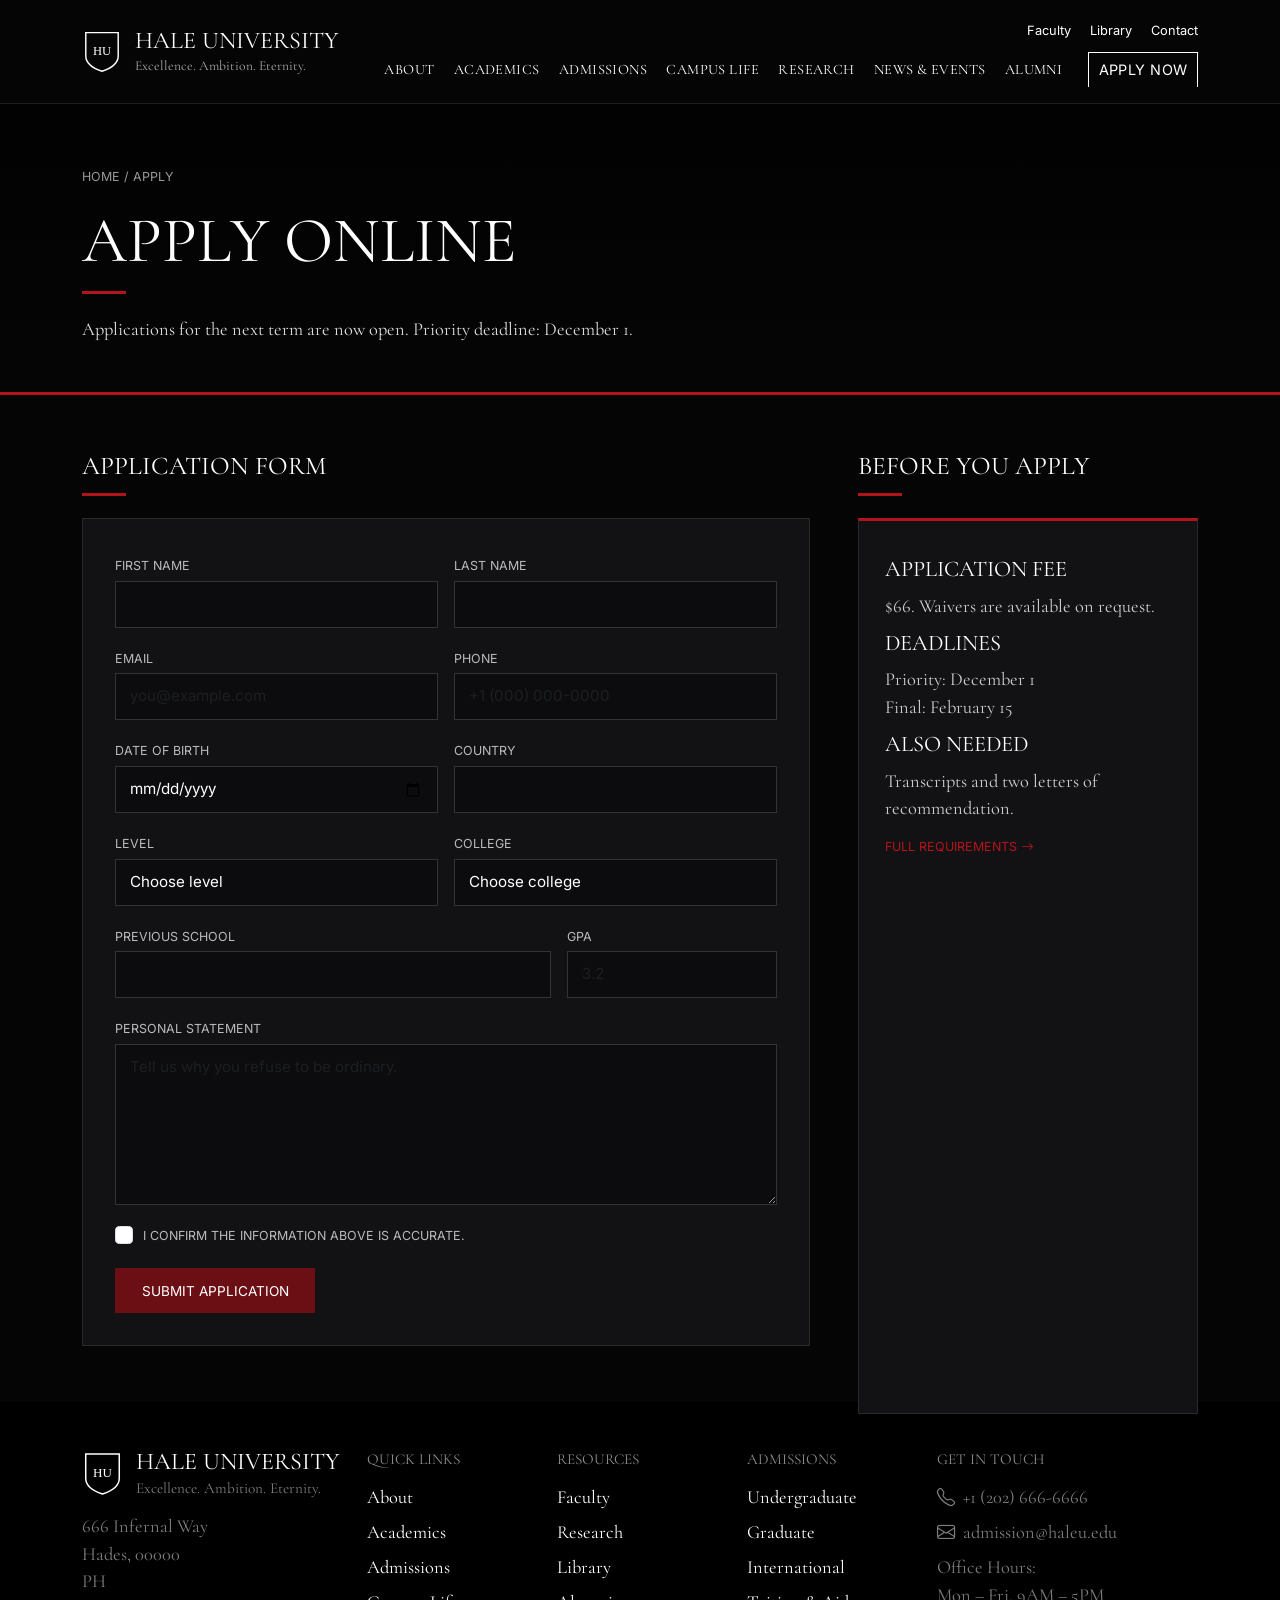
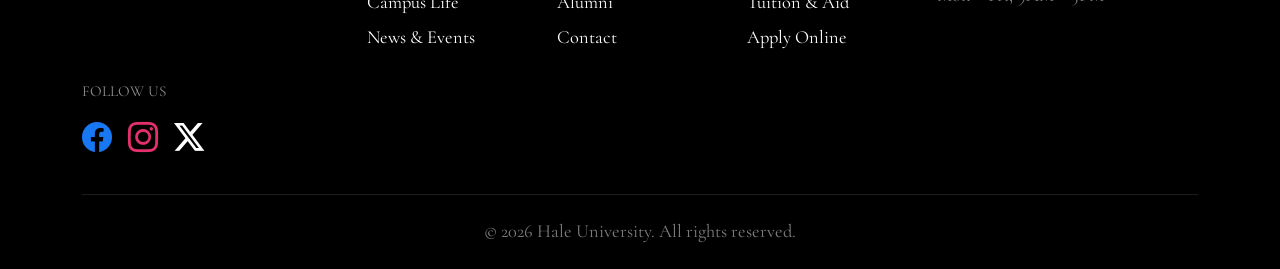
<file: apply.html>
<!doctype html>
<html lang="en">
  <head>
    <meta charset="UTF-8" />
    <meta name="viewport" content="width=device-width, initial-scale=1" />
    <title>Apply | Hale University</title>
    <link
      href="https://cdn.jsdelivr.net/npm/bootstrap@5.3.3/dist/css/bootstrap.min.css"
      rel="stylesheet"
    />
    <link
      href="https://cdn.jsdelivr.net/npm/bootstrap-icons@1.11.3/font/bootstrap-icons.min.css"
      rel="stylesheet"
    />
    <link
      href="https://fonts.googleapis.com/css2?family=Cormorant+Garamond:wght@400;500&family=Inter:wght@400;500&display=swap"
      rel="stylesheet"
    />
    <link href="style.css" rel="stylesheet" />
  </head>
  <body>
    <header class="site-header">
      <nav class="navbar navbar-expand-lg navbar-dark py-3">
        <div class="container-xl">
          <a class="navbar-brand logo m-0" href="index.html">
            <svg viewBox="0 0 44 50">
              <path
                d="M4 4h36v26c0 9-9 14-18 17C13 44 4 39 4 30z"
                fill="none"
                stroke="#fff"
                stroke-width="1.6"
              />
              <text
                x="22"
                y="29"
                fill="#fff"
                font-size="14"
                text-anchor="middle"
                font-family="Georgia"
              >
                HU
              </text>
            </svg>
            <span
              ><span class="logo-name">HALE UNIVERSITY</span
              ><span class="logo-tag"
                >Excellence. Ambition. Eternity.</span
              ></span
            >
          </a>
          <button
            class="navbar-toggler"
            type="button"
            data-bs-toggle="collapse"
            data-bs-target="#mainMenu"
            aria-label="Menu"
          >
            <span class="navbar-toggler-icon"></span>
          </button>
          <div
            class="collapse navbar-collapse justify-content-end"
            id="mainMenu"
          >
            <div>
              <div class="top-links text-end d-none d-lg-block mb-2">
                <a href="faculty.html">Faculty</a
                ><a href="library.html">Library</a
                ><a href="contact.html">Contact</a>
              </div>
              <div class="main-nav d-lg-flex align-items-center">
                <a href="about.html">About</a>
                <a href="academics.html">Academics</a>
                <a href="admissions.html">Admissions</a>
                <a href="campus-life.html">Campus Life</a>
                <a href="research.html">Research</a>
                <a href="news.html">News &amp; Events</a>
                <a href="alumni.html">Alumni</a>
                <a
                  href="apply.html"
                  class="btn btn-apply ms-lg-3 mt-3 mt-lg-0 active"
                  >Apply Now</a
                >
              </div>
            </div>
          </div>
        </div>
      </nav>
    </header>

    <main>
      <section class="page-banner">
        <div class="container-xl">
          <div class="crumbs"><a href="index.html">Home</a> / Apply</div>
          <h1>Apply Online</h1>
          <div class="red-line"></div>
          <p>
            Applications for the next term are now open. Priority deadline:
            December 1.
          </p>
        </div>
      </section>

      <section class="section-dark">
        <div class="container-xl">
          <div class="row g-5">
            <div class="col-12 col-lg-8">
              <h2 class="section-title">Application Form</h2>
              <div class="red-line"></div>
              <div class="form-wrap">
                <div id="formOk" class="alert alert-success d-none">
                  Application received. A sealed decision letter will follow
                  within four weeks of your interview.
                </div>
                <form class="hu-form needs-validation row g-3" novalidate>
                  <div class="col-md-6">
                    <label for="fn" class="form-label">First name</label
                    ><input
                      type="text"
                      class="form-control"
                      id="fn"
                      placeholder=""
                      required
                    />
                  </div>
                  <div class="col-md-6">
                    <label for="ln" class="form-label">Last name</label
                    ><input
                      type="text"
                      class="form-control"
                      id="ln"
                      placeholder=""
                      required
                    />
                  </div>
                  <div class="col-md-6">
                    <label for="email" class="form-label">Email</label
                    ><input
                      type="email"
                      class="form-control"
                      id="email"
                      placeholder="you@example.com"
                      required
                    />
                  </div>
                  <div class="col-md-6">
                    <label for="phone" class="form-label">Phone</label
                    ><input
                      type="tel"
                      class="form-control"
                      id="phone"
                      placeholder="+1 (000) 000-0000"
                      required
                    />
                  </div>
                  <div class="col-md-6">
                    <label for="dob" class="form-label">Date of birth</label
                    ><input
                      type="date"
                      class="form-control"
                      id="dob"
                      placeholder=""
                      required
                    />
                  </div>
                  <div class="col-md-6">
                    <label for="country" class="form-label">Country</label
                    ><input
                      type="text"
                      class="form-control"
                      id="country"
                      placeholder=""
                      required
                    />
                  </div>
                  <div class="col-md-6">
                    <label for="level" class="form-label">Level</label
                    ><select id="level" class="form-select" required>
                      <option value="">Choose level</option>
                      <option>Undergraduate</option>
                      <option>Graduate</option>
                      <option>Transfer</option>
                      <option>International</option>
                    </select>
                  </div>
                  <div class="col-md-6">
                    <label for="college" class="form-label">College</label
                    ><select id="college" class="form-select" required>
                      <option value="">Choose college</option>
                      <option>Forbidden Sciences</option>
                      <option>Infernal Engineering</option>
                      <option>Business &amp; Contracts</option>
                      <option>Law &amp; Judgment</option>
                      <option>Arts &amp; Letters</option>
                      <option>Medicine &amp; Mortality</option>
                      <option>Strategy &amp; Statecraft</option>
                      <option>Astral Studies</option>
                      <option>Graduate School</option>
                    </select>
                  </div>
                  <div class="col-md-8">
                    <label for="school" class="form-label"
                      >Previous school</label
                    ><input
                      type="text"
                      class="form-control"
                      id="school"
                      placeholder=""
                      required
                    />
                  </div>
                  <div class="col-md-4">
                    <label for="gpa" class="form-label">GPA</label
                    ><input
                      type="number"
                      class="form-control"
                      id="gpa"
                      placeholder="3.2"
                      step="0.01"
                      min="0"
                      max="4"
                      required
                    />
                  </div>
                  <div class="col-12">
                    <label for="essay" class="form-label"
                      >Personal statement</label
                    ><textarea
                      id="essay"
                      class="form-control"
                      rows="6"
                      placeholder="Tell us why you refuse to be ordinary."
                      required
                    ></textarea>
                  </div>
                  <div class="col-12">
                    <div class="form-check">
                      <input
                        class="form-check-input"
                        type="checkbox"
                        id="agree"
                        required
                      /><label class="form-check-label" for="agree"
                        >I confirm the information above is accurate.</label
                      >
                    </div>
                  </div>
                  <div class="col-12">
                    <button type="submit" class="btn btn-apply">
                      Submit application
                    </button>
                  </div>
                </form>
              </div>
            </div>
            <div class="col-12 col-lg-4">
              <h2 class="section-title">Before You Apply</h2>
              <div class="red-line"></div>
              <div class="hu-card">
                <h3>Application fee</h3>
                <p>$66. Waivers are available on request.</p>
                <h3>Deadlines</h3>
                <p>Priority: December 1<br />Final: February 15</p>
                <h3>Also needed</h3>
                <p>Transcripts and two letters of recommendation.</p>
                <a href="admissions.html" class="more"
                  >Full requirements <i class="bi bi-arrow-right"></i
                ></a>
              </div>
            </div>
          </div>
        </div>
      </section>
    </main>

    <footer class="site-footer">
      <div class="container-xl">
        <div class="row g-4">
          <div class="col-12 col-lg-3">
            <div class="logo mb-3">
              <svg viewBox="0 0 44 50">
                <path
                  d="M4 4h36v26c0 9-9 14-18 17C13 44 4 39 4 30z"
                  fill="none"
                  stroke="#fff"
                  stroke-width="1.6"
                />
                <text
                  x="22"
                  y="29"
                  fill="#fff"
                  font-size="14"
                  text-anchor="middle"
                  font-family="Georgia"
                >
                  HU
                </text>
              </svg>
              <span
                ><span class="logo-name fs-4">HALE UNIVERSITY</span
                ><span class="logo-tag muted"
                  >Excellence. Ambition. Eternity.</span
                ></span
              >
            </div>
            <address class="muted mb-0">
              666 Infernal Way<br />Hades, 00000<br />PH
            </address>
          </div>
          <div class="col-6 col-md-3 col-lg-2">
            <h4>Quick Links</h4>
            <ul>
              <li><a href="about.html">About</a></li>
              <li><a href="academics.html">Academics</a></li>
              <li><a href="admissions.html">Admissions</a></li>
              <li><a href="campus-life.html">Campus Life</a></li>
              <li><a href="news.html">News &amp; Events</a></li>
            </ul>
          </div>
          <div class="col-6 col-md-3 col-lg-2">
            <h4>Resources</h4>
            <ul>
              <li><a href="faculty.html">Faculty</a></li>
              <li><a href="research.html">Research</a></li>
              <li><a href="library.html">Library</a></li>
              <li><a href="alumni.html">Alumni</a></li>
              <li><a href="contact.html">Contact</a></li>
            </ul>
          </div>
          <div class="col-6 col-md-3 col-lg-2">
            <h4>Admissions</h4>
            <ul>
              <li><a href="admissions.html">Undergraduate</a></li>
              <li><a href="admissions.html">Graduate</a></li>
              <li><a href="admissions.html">International</a></li>
              <li><a href="admissions.html">Tuition &amp; Aid</a></li>
              <li><a href="apply.html">Apply Online</a></li>
            </ul>
          </div>
          <div class="col-6 col-md-3 col-lg-3">
            <h4>Get in touch</h4>
            <ul class="muted">
              <li><i class="bi bi-telephone me-2"></i>+1 (202) 666-6666</li>
              <li><i class="bi bi-envelope me-2"></i>admission@haleu.edu</li>
              <li>Office Hours:<br />Mon – Fri, 9AM – 5PM</li>
            </ul>
          </div>
          <div class="col-12">
            <h4>Follow us</h4>
            <div class="social">
              <a href="#" aria-label="Facebook"
                ><i class="bi bi-facebook"></i></a
              ><a href="#" aria-label="Instagram"
                ><i class="bi bi-instagram"></i></a
              ><a href="#" aria-label="X"><i class="bi bi-twitter-x"></i></a>
            </div>
          </div>
        </div>
        <div class="copyright">
          &copy; 2026 Hale University. All rights reserved.
        </div>
      </div>
    </footer>
    <script src="https://cdn.jsdelivr.net/npm/bootstrap@5.3.3/dist/js/bootstrap.bundle.min.js"></script>
    <script>
      document.querySelectorAll(".needs-validation").forEach(function (f) {
        f.addEventListener("submit", function (e) {
          e.preventDefault();
          var pw = f.querySelector("#password"),
            cf = f.querySelector("#confirm");
          if (pw && cf)
            cf.setCustomValidity(
              pw.value === cf.value ? "" : "Passwords do not match",
            );
          if (f.checkValidity()) {
            var ok = document.getElementById("formOk");
            if (ok) ok.classList.remove("d-none");
            f.reset();
            f.classList.remove("was-validated");
          } else f.classList.add("was-validated");
        });
      });
    </script>
  </body>
</html>
</file>
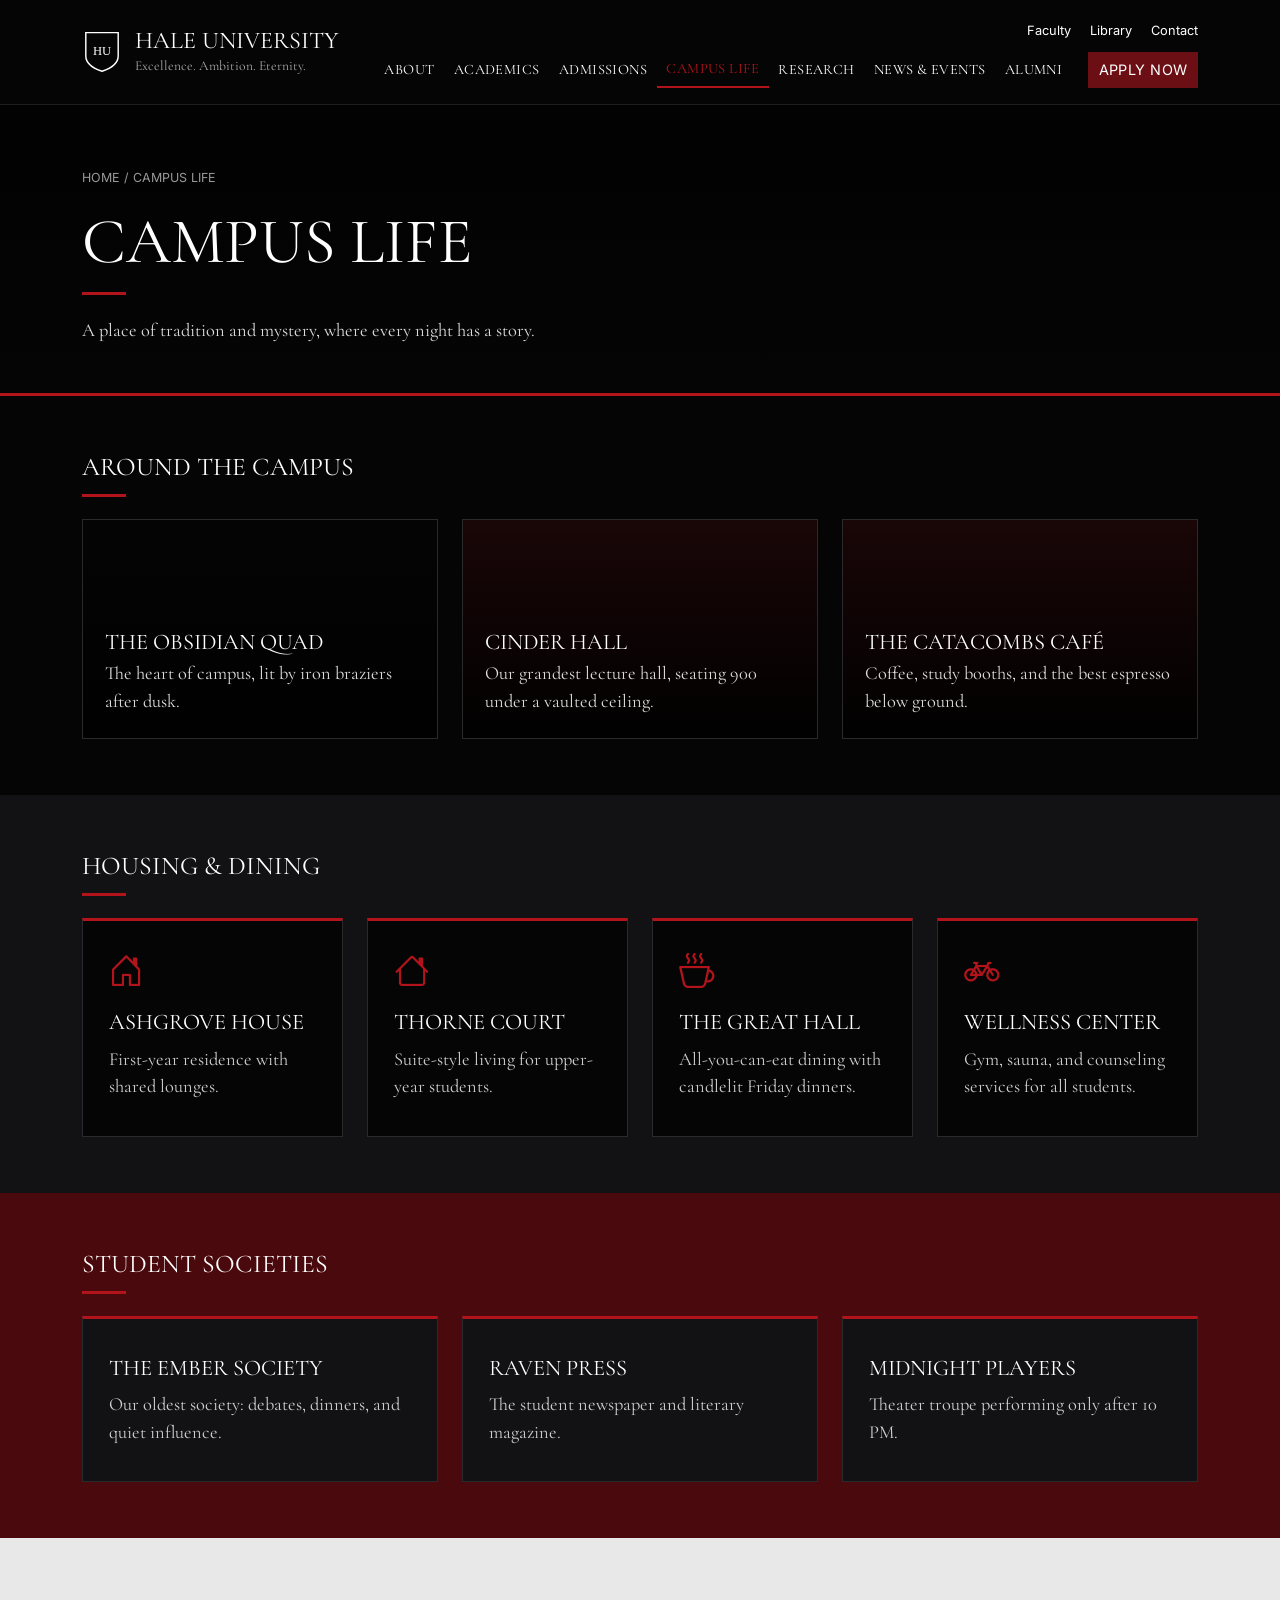
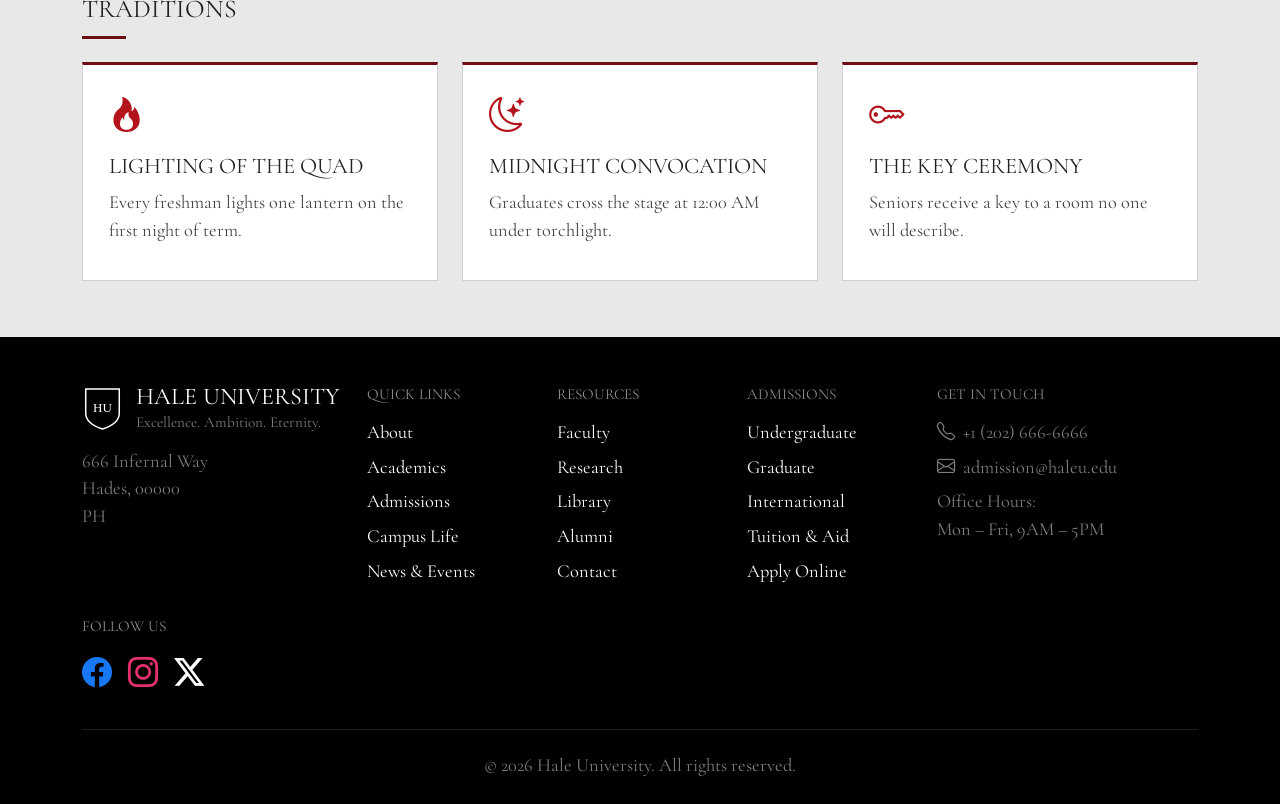
<file: campus-life.html>
<!doctype html>
<html lang="en">
  <head>
    <meta charset="UTF-8" />
    <meta name="viewport" content="width=device-width, initial-scale=1" />
    <title>Campus Life | Hale University</title>
    <link
      href="https://cdn.jsdelivr.net/npm/bootstrap@5.3.3/dist/css/bootstrap.min.css"
      rel="stylesheet"
    />
    <link
      href="https://cdn.jsdelivr.net/npm/bootstrap-icons@1.11.3/font/bootstrap-icons.min.css"
      rel="stylesheet"
    />
    <link
      href="https://fonts.googleapis.com/css2?family=Cormorant+Garamond:wght@400;500&family=Inter:wght@400;500&display=swap"
      rel="stylesheet"
    />
    <link href="style.css" rel="stylesheet" />
  </head>
  <body>
    <header class="site-header">
      <nav class="navbar navbar-expand-lg navbar-dark py-3">
        <div class="container-xl">
          <a class="navbar-brand logo m-0" href="index.html">
            <svg viewBox="0 0 44 50">
              <path
                d="M4 4h36v26c0 9-9 14-18 17C13 44 4 39 4 30z"
                fill="none"
                stroke="#fff"
                stroke-width="1.6"
              />
              <text
                x="22"
                y="29"
                fill="#fff"
                font-size="14"
                text-anchor="middle"
                font-family="Georgia"
              >
                HU
              </text>
            </svg>
            <span
              ><span class="logo-name">HALE UNIVERSITY</span
              ><span class="logo-tag"
                >Excellence. Ambition. Eternity.</span
              ></span
            >
          </a>
          <button
            class="navbar-toggler"
            type="button"
            data-bs-toggle="collapse"
            data-bs-target="#mainMenu"
            aria-label="Menu"
          >
            <span class="navbar-toggler-icon"></span>
          </button>
          <div
            class="collapse navbar-collapse justify-content-end"
            id="mainMenu"
          >
            <div>
              <div class="top-links text-end d-none d-lg-block mb-2">
                <a href="faculty.html">Faculty</a
                ><a href="library.html">Library</a
                ><a href="contact.html">Contact</a>
              </div>
              <div class="main-nav d-lg-flex align-items-center">
                <a href="about.html">About</a>
                <a href="academics.html">Academics</a>
                <a href="admissions.html">Admissions</a>
                <a href="campus-life.html" class="active">Campus Life</a>
                <a href="research.html">Research</a>
                <a href="news.html">News &amp; Events</a>
                <a href="alumni.html">Alumni</a>
                <a href="apply.html" class="btn btn-apply ms-lg-3 mt-3 mt-lg-0"
                  >Apply Now</a
                >
              </div>
            </div>
          </div>
        </div>
      </nav>
    </header>

    <main>
      <section class="page-banner alt">
        <div class="container-xl">
          <div class="crumbs"><a href="index.html">Home</a> / Campus Life</div>
          <h1>Campus Life</h1>
          <div class="red-line"></div>
          <p>
            A place of tradition and mystery, where every night has a story.
          </p>
        </div>
      </section>

      <section class="section-dark">
        <div class="container-xl">
          <h2 class="section-title">Around the Campus</h2>
          <div class="red-line"></div>
          <div class="row g-4">
            <div class="col-12 col-md-6 col-lg-4">
              <div class="tile">
                <h3>The Obsidian Quad</h3>
                <p>The heart of campus, lit by iron braziers after dusk.</p>
              </div>
            </div>
            <div class="col-12 col-md-6 col-lg-4">
              <div class="tile t2">
                <h3>Cinder Hall</h3>
                <p>
                  Our grandest lecture hall, seating 900 under a vaulted
                  ceiling.
                </p>
              </div>
            </div>
            <div class="col-12 col-md-6 col-lg-4">
              <div class="tile t3">
                <h3>The Catacombs Café</h3>
                <p>Coffee, study booths, and the best espresso below ground.</p>
              </div>
            </div>
          </div>
        </div>
      </section>

      <section class="section-panel">
        <div class="container-xl">
          <h2 class="section-title">Housing &amp; Dining</h2>
          <div class="red-line"></div>
          <div class="row g-4">
            <div class="col-12 col-md-6 col-lg-3">
              <div class="hu-card">
                <i class="bi bi-house-door icon"></i>
                <h3>Ashgrove House</h3>
                <p>First-year residence with shared lounges.</p>
              </div>
            </div>
            <div class="col-12 col-md-6 col-lg-3">
              <div class="hu-card">
                <i class="bi bi-house icon"></i>
                <h3>Thorne Court</h3>
                <p>Suite-style living for upper-year students.</p>
              </div>
            </div>
            <div class="col-12 col-md-6 col-lg-3">
              <div class="hu-card">
                <i class="bi bi-cup-hot icon"></i>
                <h3>The Great Hall</h3>
                <p>All-you-can-eat dining with candlelit Friday dinners.</p>
              </div>
            </div>
            <div class="col-12 col-md-6 col-lg-3">
              <div class="hu-card">
                <i class="bi bi-bicycle icon"></i>
                <h3>Wellness Center</h3>
                <p>Gym, sauna, and counseling services for all students.</p>
              </div>
            </div>
          </div>
        </div>
      </section>

      <section class="section-wine">
        <div class="container-xl">
          <h2 class="section-title">Student Societies</h2>
          <div class="red-line"></div>
          <div class="row g-4">
            <div class="col-12 col-md-4">
              <div class="hu-card">
                <h3>The Ember Society</h3>
                <p>
                  Our oldest society: debates, dinners, and quiet influence.
                </p>
              </div>
            </div>
            <div class="col-12 col-md-4">
              <div class="hu-card">
                <h3>Raven Press</h3>
                <p>The student newspaper and literary magazine.</p>
              </div>
            </div>
            <div class="col-12 col-md-4">
              <div class="hu-card">
                <h3>Midnight Players</h3>
                <p>Theater troupe performing only after 10 PM.</p>
              </div>
            </div>
          </div>
        </div>
      </section>

      <section class="section-light">
        <div class="container-xl">
          <h2 class="section-title">Traditions</h2>
          <div class="red-line"></div>
          <div class="row g-4">
            <div class="col-12 col-md-4">
              <div class="hu-card">
                <i class="bi bi-fire icon"></i>
                <h3>Lighting of the Quad</h3>
                <p>
                  Every freshman lights one lantern on the first night of term.
                </p>
              </div>
            </div>
            <div class="col-12 col-md-4">
              <div class="hu-card">
                <i class="bi bi-moon-stars icon"></i>
                <h3>Midnight Convocation</h3>
                <p>Graduates cross the stage at 12:00 AM under torchlight.</p>
              </div>
            </div>
            <div class="col-12 col-md-4">
              <div class="hu-card">
                <i class="bi bi-key icon"></i>
                <h3>The Key Ceremony</h3>
                <p>Seniors receive a key to a room no one will describe.</p>
              </div>
            </div>
          </div>
        </div>
      </section>
    </main>

    <footer class="site-footer">
      <div class="container-xl">
        <div class="row g-4">
          <div class="col-12 col-lg-3">
            <div class="logo mb-3">
              <svg viewBox="0 0 44 50">
                <path
                  d="M4 4h36v26c0 9-9 14-18 17C13 44 4 39 4 30z"
                  fill="none"
                  stroke="#fff"
                  stroke-width="1.6"
                />
                <text
                  x="22"
                  y="29"
                  fill="#fff"
                  font-size="14"
                  text-anchor="middle"
                  font-family="Georgia"
                >
                  HU
                </text>
              </svg>
              <span
                ><span class="logo-name fs-4">HALE UNIVERSITY</span
                ><span class="logo-tag muted"
                  >Excellence. Ambition. Eternity.</span
                ></span
              >
            </div>
            <address class="muted mb-0">
              666 Infernal Way<br />Hades, 00000<br />PH
            </address>
          </div>
          <div class="col-6 col-md-3 col-lg-2">
            <h4>Quick Links</h4>
            <ul>
              <li><a href="about.html">About</a></li>
              <li><a href="academics.html">Academics</a></li>
              <li><a href="admissions.html">Admissions</a></li>
              <li><a href="campus-life.html">Campus Life</a></li>
              <li><a href="news.html">News &amp; Events</a></li>
            </ul>
          </div>
          <div class="col-6 col-md-3 col-lg-2">
            <h4>Resources</h4>
            <ul>
              <li><a href="faculty.html">Faculty</a></li>
              <li><a href="research.html">Research</a></li>
              <li><a href="library.html">Library</a></li>
              <li><a href="alumni.html">Alumni</a></li>
              <li><a href="contact.html">Contact</a></li>
            </ul>
          </div>
          <div class="col-6 col-md-3 col-lg-2">
            <h4>Admissions</h4>
            <ul>
              <li><a href="admissions.html">Undergraduate</a></li>
              <li><a href="admissions.html">Graduate</a></li>
              <li><a href="admissions.html">International</a></li>
              <li><a href="admissions.html">Tuition &amp; Aid</a></li>
              <li><a href="apply.html">Apply Online</a></li>
            </ul>
          </div>
          <div class="col-6 col-md-3 col-lg-3">
            <h4>Get in touch</h4>
            <ul class="muted">
              <li><i class="bi bi-telephone me-2"></i>+1 (202) 666-6666</li>
              <li><i class="bi bi-envelope me-2"></i>admission@haleu.edu</li>
              <li>Office Hours:<br />Mon – Fri, 9AM – 5PM</li>
            </ul>
          </div>
          <div class="col-12">
            <h4>Follow us</h4>
            <div class="social">
              <a href="#" aria-label="Facebook"
                ><i class="bi bi-facebook"></i></a
              ><a href="#" aria-label="Instagram"
                ><i class="bi bi-instagram"></i></a
              ><a href="#" aria-label="X"><i class="bi bi-twitter-x"></i></a>
            </div>
          </div>
        </div>
        <div class="copyright">
          &copy; 2026 Hale University. All rights reserved.
        </div>
      </div>
    </footer>
    <script src="https://cdn.jsdelivr.net/npm/bootstrap@5.3.3/dist/js/bootstrap.bundle.min.js"></script>
  </body>
</html>
</file>
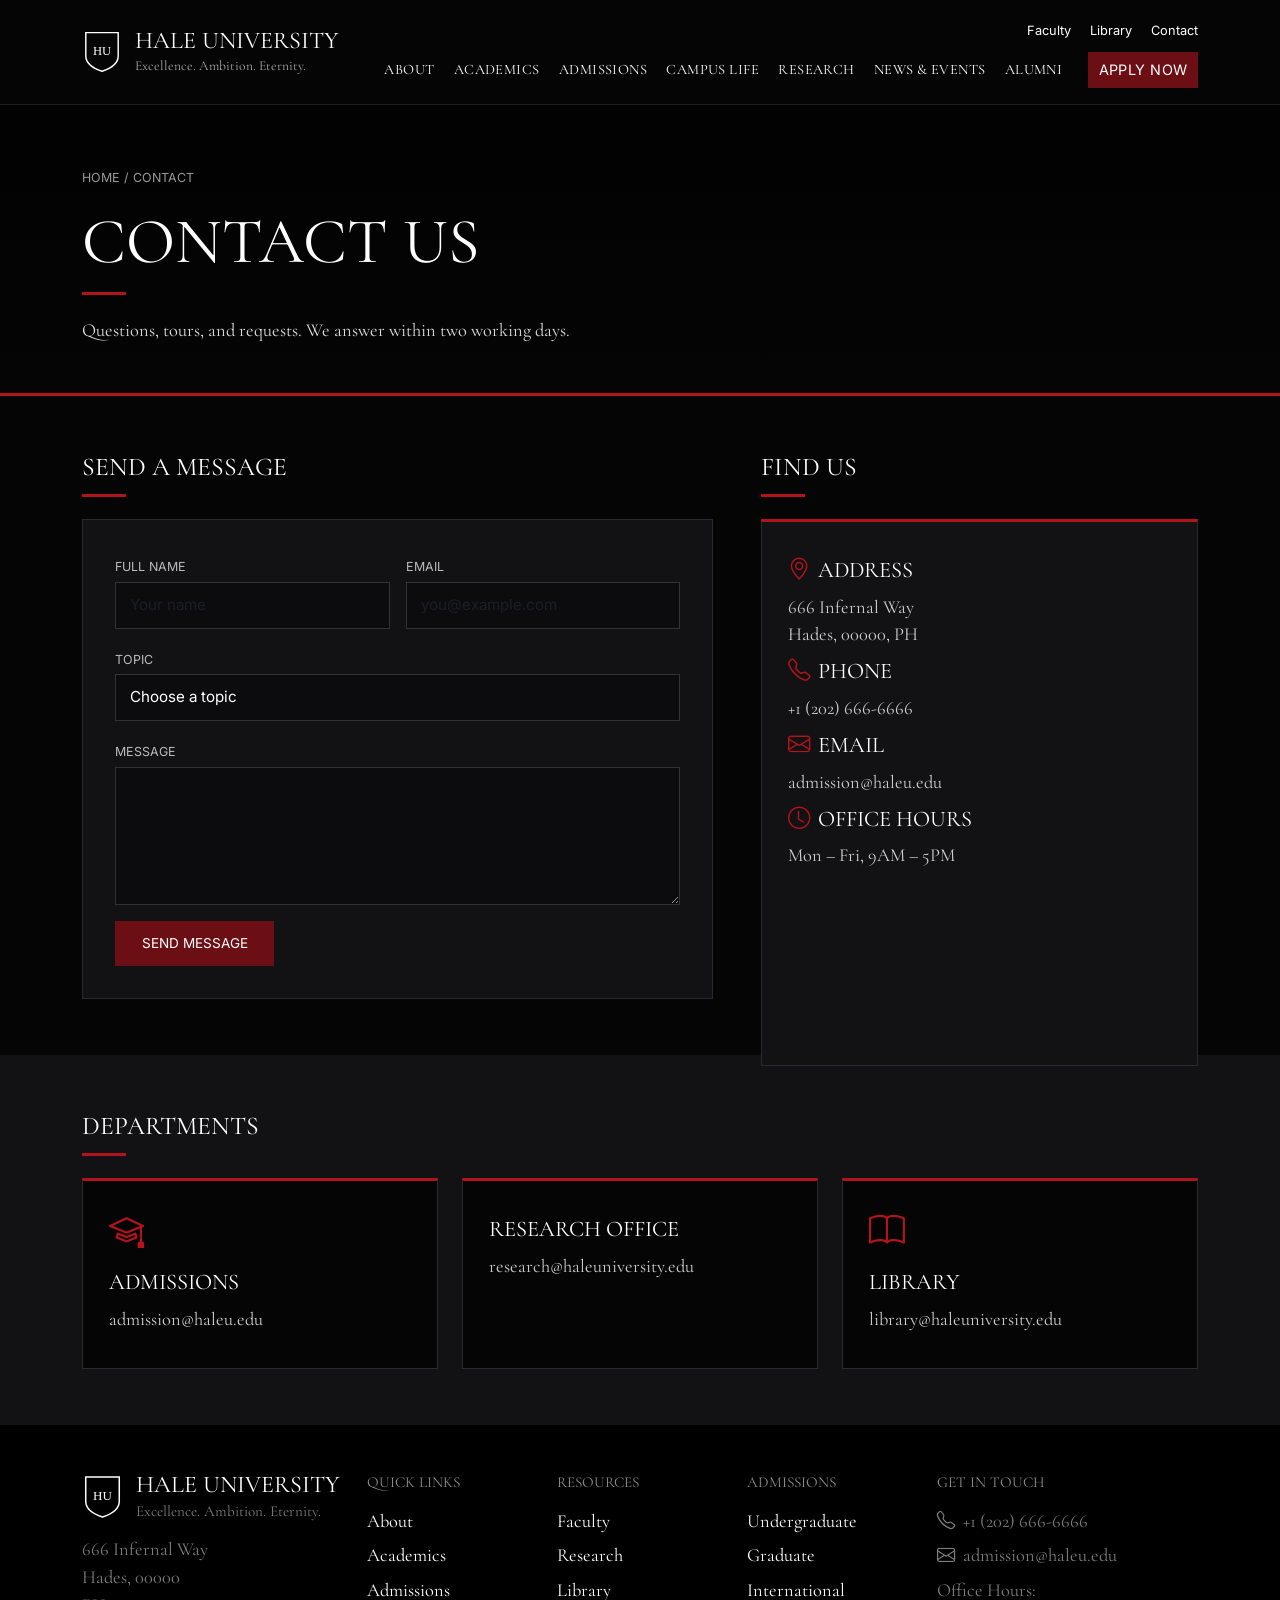
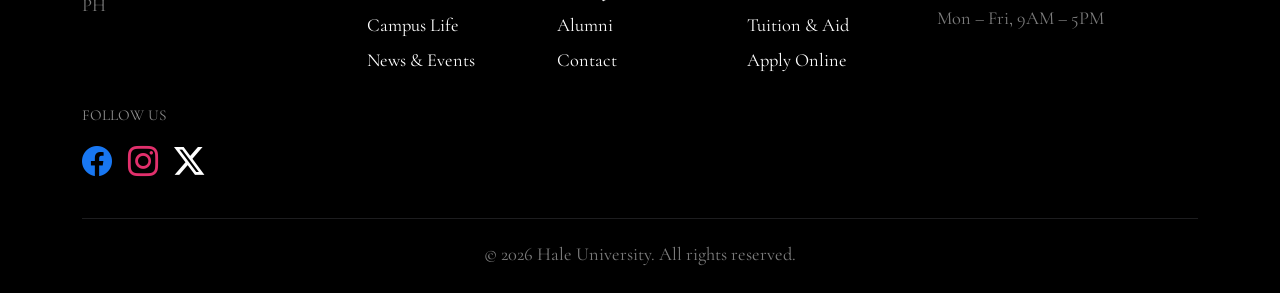
<file: contact.html>
<!doctype html>
<html lang="en">
  <head>
    <meta charset="UTF-8" />
    <meta name="viewport" content="width=device-width, initial-scale=1" />
    <title>Contact | Hale University</title>
    <link
      href="https://cdn.jsdelivr.net/npm/bootstrap@5.3.3/dist/css/bootstrap.min.css"
      rel="stylesheet"
    />
    <link
      href="https://cdn.jsdelivr.net/npm/bootstrap-icons@1.11.3/font/bootstrap-icons.min.css"
      rel="stylesheet"
    />
    <link
      href="https://fonts.googleapis.com/css2?family=Cormorant+Garamond:wght@400;500&family=Inter:wght@400;500&display=swap"
      rel="stylesheet"
    />
    <link href="style.css" rel="stylesheet" />
  </head>
  <body>
    <header class="site-header">
      <nav class="navbar navbar-expand-lg navbar-dark py-3">
        <div class="container-xl">
          <a class="navbar-brand logo m-0" href="index.html">
            <svg viewBox="0 0 44 50">
              <path
                d="M4 4h36v26c0 9-9 14-18 17C13 44 4 39 4 30z"
                fill="none"
                stroke="#fff"
                stroke-width="1.6"
              />
              <text
                x="22"
                y="29"
                fill="#fff"
                font-size="14"
                text-anchor="middle"
                font-family="Georgia"
              >
                HU
              </text>
            </svg>
            <span
              ><span class="logo-name">HALE UNIVERSITY</span
              ><span class="logo-tag"
                >Excellence. Ambition. Eternity.</span
              ></span
            >
          </a>
          <button
            class="navbar-toggler"
            type="button"
            data-bs-toggle="collapse"
            data-bs-target="#mainMenu"
            aria-label="Menu"
          >
            <span class="navbar-toggler-icon"></span>
          </button>
          <div
            class="collapse navbar-collapse justify-content-end"
            id="mainMenu"
          >
            <div>
              <div class="top-links text-end d-none d-lg-block mb-2">
                <a href="faculty.html">Faculty</a
                ><a href="library.html">Library</a
                ><a href="contact.html">Contact</a>
              </div>
              <div class="main-nav d-lg-flex align-items-center">
                <a href="about.html">About</a>
                <a href="academics.html">Academics</a>
                <a href="admissions.html">Admissions</a>
                <a href="campus-life.html">Campus Life</a>
                <a href="research.html">Research</a>
                <a href="news.html">News &amp; Events</a>
                <a href="alumni.html">Alumni</a>
                <a href="apply.html" class="btn btn-apply ms-lg-3 mt-3 mt-lg-0"
                  >Apply Now</a
                >
              </div>
            </div>
          </div>
        </div>
      </nav>
    </header>

    <main>
      <section class="page-banner alt">
        <div class="container-xl">
          <div class="crumbs"><a href="index.html">Home</a> / Contact</div>
          <h1>Contact Us</h1>
          <div class="red-line"></div>
          <p>
            Questions, tours, and requests. We answer within two working days.
          </p>
        </div>
      </section>

      <section class="section-dark">
        <div class="container-xl">
          <div class="row g-5">
            <div class="col-12 col-lg-7">
              <h2 class="section-title">Send a Message</h2>
              <div class="red-line"></div>
              <div class="form-wrap">
                <div id="formOk" class="alert alert-success d-none">
                  Message sent. We will reply within two working days.
                </div>
                <form class="hu-form needs-validation row g-3" novalidate>
                  <div class="col-md-6">
                    <label for="name" class="form-label">Full name</label
                    ><input
                      type="text"
                      class="form-control"
                      id="name"
                      placeholder="Your name"
                      required
                    />
                  </div>
                  <div class="col-md-6">
                    <label for="email" class="form-label">Email</label
                    ><input
                      type="email"
                      class="form-control"
                      id="email"
                      placeholder="you@example.com"
                      required
                    />
                  </div>
                  <div class="col-12">
                    <label for="topic" class="form-label">Topic</label>
                    <select id="topic" class="form-select" required>
                      <option value="">Choose a topic</option>
                      <option>Admissions</option>
                      <option>Book a campus tour</option>
                      <option>Research Office</option>
                      <option>Library</option>
                      <option>Alumni</option>
                      <option>Other</option>
                    </select>
                  </div>
                  <div class="col-12">
                    <label for="msg" class="form-label">Message</label
                    ><textarea
                      id="msg"
                      class="form-control"
                      rows="5"
                      required
                    ></textarea>
                  </div>
                  <div class="col-12">
                    <button type="submit" class="btn btn-apply">
                      Send message
                    </button>
                  </div>
                </form>
              </div>
            </div>
            <div class="col-12 col-lg-5">
              <h2 class="section-title">Find Us</h2>
              <div class="red-line"></div>
              <div class="hu-card">
                <h3><i class="bi bi-geo-alt text-red me-2"></i>Address</h3>
                <p>666 Infernal Way<br />Hades, 00000, PH</p>
                <h3><i class="bi bi-telephone text-red me-2"></i>Phone</h3>
                <p>+1 (202) 666-6666</p>
                <h3><i class="bi bi-envelope text-red me-2"></i>Email</h3>
                <p>admission@haleu.edu</p>
                <h3><i class="bi bi-clock text-red me-2"></i>Office Hours</h3>
                <p>Mon – Fri, 9AM – 5PM</p>
              </div>
            </div>
          </div>
        </div>
      </section>

      <section class="section-panel">
        <div class="container-xl">
          <h2 class="section-title">Departments</h2>
          <div class="red-line"></div>
          <div class="row g-4">
            <div class="col-12 col-md-4">
              <div class="hu-card">
                <i class="bi bi-mortarboard icon"></i>
                <h3>Admissions</h3>
                <p>admission@haleu.edu</p>
              </div>
            </div>
            <div class="col-12 col-md-4">
              <div class="hu-card">
                <i class="bi bi-flask icon"></i>
                <h3>Research Office</h3>
                <p>research@haleuniversity.edu</p>
              </div>
            </div>
            <div class="col-12 col-md-4">
              <div class="hu-card">
                <i class="bi bi-book icon"></i>
                <h3>Library</h3>
                <p>library@haleuniversity.edu</p>
              </div>
            </div>
          </div>
        </div>
      </section>
    </main>

    <footer class="site-footer">
      <div class="container-xl">
        <div class="row g-4">
          <div class="col-12 col-lg-3">
            <div class="logo mb-3">
              <svg viewBox="0 0 44 50">
                <path
                  d="M4 4h36v26c0 9-9 14-18 17C13 44 4 39 4 30z"
                  fill="none"
                  stroke="#fff"
                  stroke-width="1.6"
                />
                <text
                  x="22"
                  y="29"
                  fill="#fff"
                  font-size="14"
                  text-anchor="middle"
                  font-family="Georgia"
                >
                  HU
                </text>
              </svg>
              <span
                ><span class="logo-name fs-4">HALE UNIVERSITY</span
                ><span class="logo-tag muted"
                  >Excellence. Ambition. Eternity.</span
                ></span
              >
            </div>
            <address class="muted mb-0">
              666 Infernal Way<br />Hades, 00000<br />PH
            </address>
          </div>
          <div class="col-6 col-md-3 col-lg-2">
            <h4>Quick Links</h4>
            <ul>
              <li><a href="about.html">About</a></li>
              <li><a href="academics.html">Academics</a></li>
              <li><a href="admissions.html">Admissions</a></li>
              <li><a href="campus-life.html">Campus Life</a></li>
              <li><a href="news.html">News &amp; Events</a></li>
            </ul>
          </div>
          <div class="col-6 col-md-3 col-lg-2">
            <h4>Resources</h4>
            <ul>
              <li><a href="faculty.html">Faculty</a></li>
              <li><a href="research.html">Research</a></li>
              <li><a href="library.html">Library</a></li>
              <li><a href="alumni.html">Alumni</a></li>
              <li><a href="contact.html">Contact</a></li>
            </ul>
          </div>
          <div class="col-6 col-md-3 col-lg-2">
            <h4>Admissions</h4>
            <ul>
              <li><a href="admissions.html">Undergraduate</a></li>
              <li><a href="admissions.html">Graduate</a></li>
              <li><a href="admissions.html">International</a></li>
              <li><a href="admissions.html">Tuition &amp; Aid</a></li>
              <li><a href="apply.html">Apply Online</a></li>
            </ul>
          </div>
          <div class="col-6 col-md-3 col-lg-3">
            <h4>Get in touch</h4>
            <ul class="muted">
              <li><i class="bi bi-telephone me-2"></i>+1 (202) 666-6666</li>
              <li><i class="bi bi-envelope me-2"></i>admission@haleu.edu</li>
              <li>Office Hours:<br />Mon – Fri, 9AM – 5PM</li>
            </ul>
          </div>
          <div class="col-12">
            <h4>Follow us</h4>
            <div class="social">
              <a href="#" aria-label="Facebook"
                ><i class="bi bi-facebook"></i></a
              ><a href="#" aria-label="Instagram"
                ><i class="bi bi-instagram"></i></a
              ><a href="#" aria-label="X"><i class="bi bi-twitter-x"></i></a>
            </div>
          </div>
        </div>
        <div class="copyright">
          &copy; 2026 Hale University. All rights reserved.
        </div>
      </div>
    </footer>
    <script src="https://cdn.jsdelivr.net/npm/bootstrap@5.3.3/dist/js/bootstrap.bundle.min.js"></script>
    <script>
      document.querySelectorAll(".needs-validation").forEach(function (f) {
        f.addEventListener("submit", function (e) {
          e.preventDefault();
          var pw = f.querySelector("#password"),
            cf = f.querySelector("#confirm");
          if (pw && cf)
            cf.setCustomValidity(
              pw.value === cf.value ? "" : "Passwords do not match",
            );
          if (f.checkValidity()) {
            var ok = document.getElementById("formOk");
            if (ok) ok.classList.remove("d-none");
            f.reset();
            f.classList.remove("was-validated");
          } else f.classList.add("was-validated");
        });
      });
    </script>
  </body>
</html>
</file>
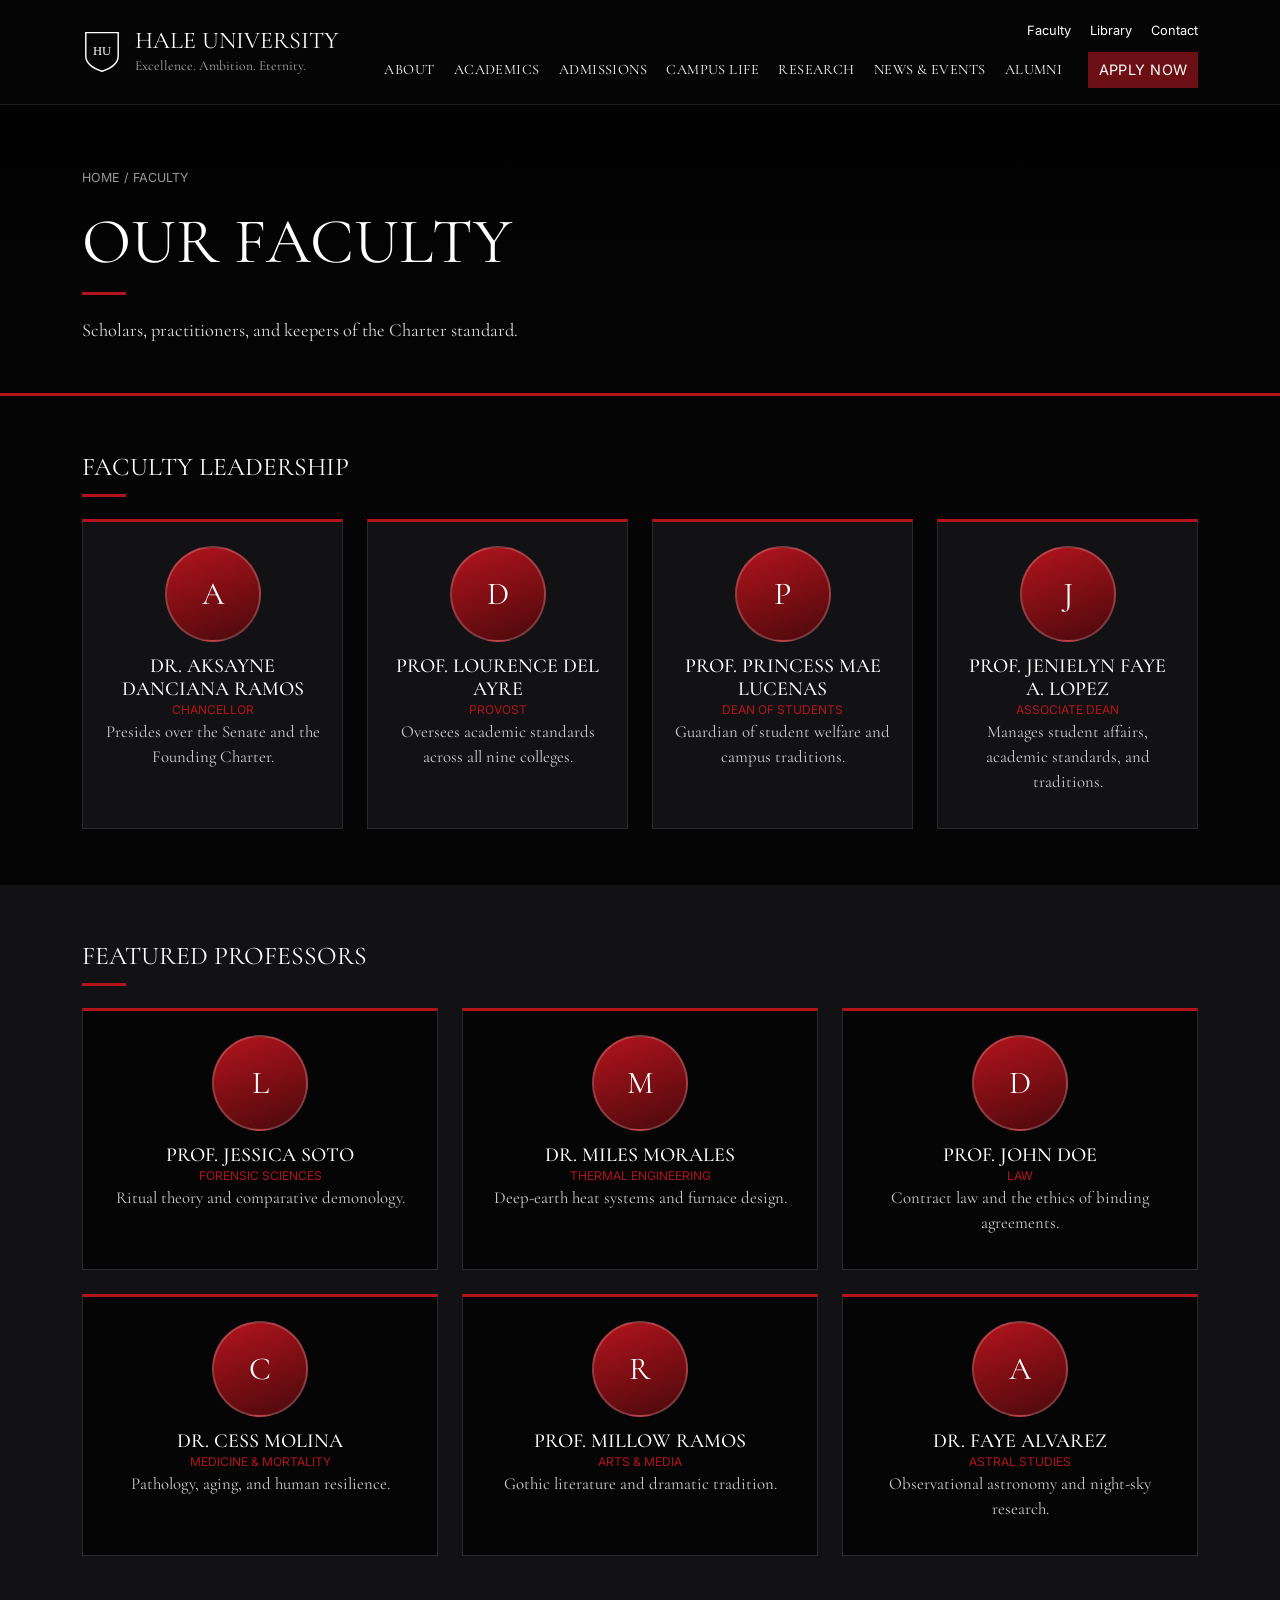
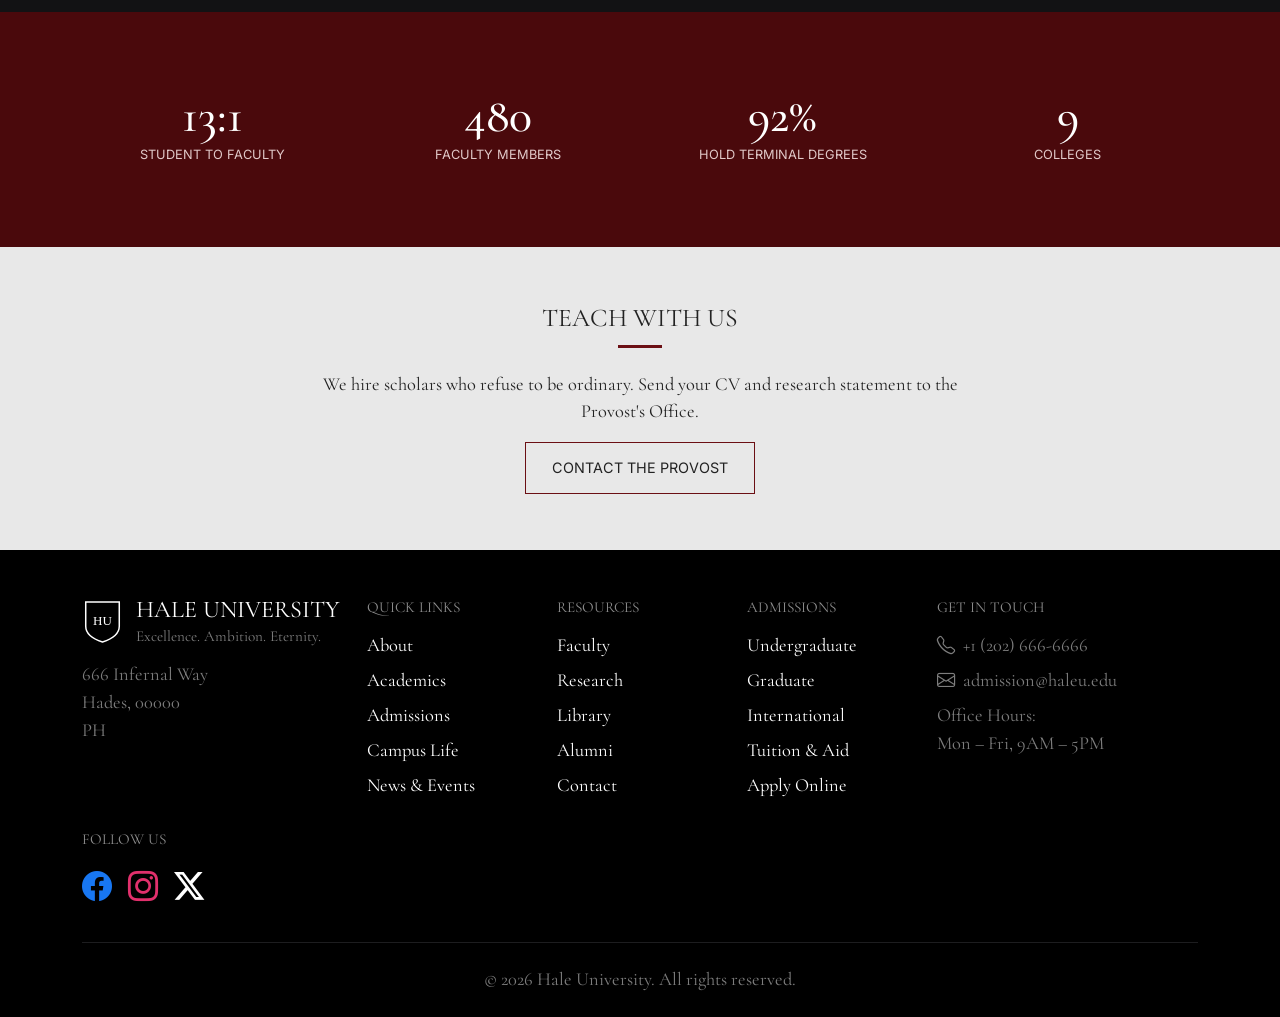
<file: faculty.html>
<!doctype html>
<html lang="en">
  <head>
    <meta charset="UTF-8" />
    <meta name="viewport" content="width=device-width, initial-scale=1" />
    <title>Faculty | Hale University</title>
    <link
      href="https://cdn.jsdelivr.net/npm/bootstrap@5.3.3/dist/css/bootstrap.min.css"
      rel="stylesheet"
    />
    <link
      href="https://cdn.jsdelivr.net/npm/bootstrap-icons@1.11.3/font/bootstrap-icons.min.css"
      rel="stylesheet"
    />
    <link
      href="https://fonts.googleapis.com/css2?family=Cormorant+Garamond:wght@400;500&family=Inter:wght@400;500&display=swap"
      rel="stylesheet"
    />
    <link href="style.css" rel="stylesheet" />
  </head>
  <body>
    <header class="site-header">
      <nav class="navbar navbar-expand-lg navbar-dark py-3">
        <div class="container-xl">
          <a class="navbar-brand logo m-0" href="index.html">
            <svg viewBox="0 0 44 50">
              <path
                d="M4 4h36v26c0 9-9 14-18 17C13 44 4 39 4 30z"
                fill="none"
                stroke="#fff"
                stroke-width="1.6"
              />
              <text
                x="22"
                y="29"
                fill="#fff"
                font-size="14"
                text-anchor="middle"
                font-family="Georgia"
              >
                HU
              </text>
            </svg>
            <span
              ><span class="logo-name">HALE UNIVERSITY</span
              ><span class="logo-tag"
                >Excellence. Ambition. Eternity.</span
              ></span
            >
          </a>
          <button
            class="navbar-toggler"
            type="button"
            data-bs-toggle="collapse"
            data-bs-target="#mainMenu"
            aria-label="Menu"
          >
            <span class="navbar-toggler-icon"></span>
          </button>
          <div
            class="collapse navbar-collapse justify-content-end"
            id="mainMenu"
          >
            <div>
              <div class="top-links text-end d-none d-lg-block mb-2">
                <a href="faculty.html">Faculty</a
                ><a href="library.html">Library</a
                ><a href="contact.html">Contact</a>
              </div>
              <div class="main-nav d-lg-flex align-items-center">
                <a href="about.html">About</a>
                <a href="academics.html">Academics</a>
                <a href="admissions.html">Admissions</a>
                <a href="campus-life.html">Campus Life</a>
                <a href="research.html">Research</a>
                <a href="news.html">News &amp; Events</a>
                <a href="alumni.html">Alumni</a>
                <a href="apply.html" class="btn btn-apply ms-lg-3 mt-3 mt-lg-0"
                  >Apply Now</a
                >
              </div>
            </div>
          </div>
        </div>
      </nav>
    </header>

    <main>
      <section class="page-banner alt">
        <div class="container-xl">
          <div class="crumbs"><a href="index.html">Home</a> / Faculty</div>
          <h1>Our Faculty</h1>
          <div class="red-line"></div>
          <p>Scholars, practitioners, and keepers of the Charter standard.</p>
        </div>
      </section>

      <section class="section-dark">
        <div class="container-xl">
          <h2 class="section-title">Faculty Leadership</h2>
          <div class="red-line"></div>
          <div class="row g-4">
            <div class="col-12 col-sm-6 col-lg-3">
              <div class="hu-card person">
                <div class="avatar text-white">A</div>
                <h3>Dr. Aksayne Danciana Ramos</h3>
                <div class="role">Chancellor</div>
                <p>Presides over the Senate and the Founding Charter.</p>
              </div>
            </div>
            <div class="col-12 col-sm-6 col-lg-3">
              <div class="hu-card person">
                <div class="avatar text-white">D</div>
                <h3>Prof. Lourence Del Ayre</h3>
                <div class="role">Provost</div>
                <p>Oversees academic standards across all nine colleges.</p>
              </div>
            </div>
            <div class="col-12 col-sm-6 col-lg-3">
              <div class="hu-card person">
                <div class="avatar text-white">P</div>
                <h3>Prof. Princess Mae Lucenas</h3>
                <div class="role">Dean of Students</div>
                <p>Guardian of student welfare and campus traditions.</p>
              </div>
            </div>
            <div class="col-12 col-sm-6 col-lg-3">
              <div class="hu-card person">
                <div class="avatar text-white">J</div>
                <h3>Prof. Jenielyn Faye A. Lopez</h3>
                <div class="role">Associate Dean</div>
                <p>Manages student affairs, academic standards, and traditions.</p>
              </div>
            </div>
          </div>
        </div>
      </section>
      </section>

      <section class="section-panel">
        <div class="container-xl">
          <h2 class="section-title">Featured Professors</h2>
          <div class="red-line"></div>
          <div class="row g-4">
            <div class="col-12 col-md-6 col-lg-4">
              <div class="hu-card person">
                <div class="avatar text-white">L</div>
                <h3>Prof. Jessica Soto</h3>
                <div class="role">Forensic Sciences</div>
                <p>Ritual theory and comparative demonology.</p>
              </div>
            </div>
            <div class="col-12 col-md-6 col-lg-4">
              <div class="hu-card person">
                <div class="avatar text-white">M</div>
                <h3>Dr. Miles Morales</h3>
                <div class="role">Thermal Engineering</div>
                <p>Deep-earth heat systems and furnace design.</p>
              </div>
            </div>
            <div class="col-12 col-md-6 col-lg-4">
              <div class="hu-card person">
                <div class="avatar text-white">D</div>
                <h3>Prof. John Doe</h3>
                <div class="role">Law</div>
                <p>Contract law and the ethics of binding agreements.</p>
              </div>
            </div>
            <div class="col-12 col-md-6 col-lg-4">
              <div class="hu-card person">
                <div class="avatar text-white">C</div>
                <h3>Dr. Cess Molina</h3>
                <div class="role">Medicine &amp; Mortality</div>
                <p>Pathology, aging, and human resilience.</p>
              </div>
            </div>
            <div class="col-12 col-md-6 col-lg-4">
              <div class="hu-card person">
                <div class="avatar text-white">R</div>
                <h3>Prof. Millow Ramos</h3>
                <div class="role">Arts &amp; Media</div>
                <p>Gothic literature and dramatic tradition.</p>
              </div>
            </div>
            <div class="col-12 col-md-6 col-lg-4">
              <div class="hu-card person">
                <div class="avatar text-white">A</div>
                <h3>Dr. Faye Alvarez</h3>
                <div class="role">Astral Studies</div>
                <p>Observational astronomy and night-sky research.</p>
              </div>
            </div>
          </div>
        </div>
      </section>

      <section class="section-wine">
        <div class="container-xl">
          <div class="row">
            <div class="col-6 col-md-3 stat">
              <strong>13:1</strong><span>Student to faculty</span>
            </div>
            <div class="col-6 col-md-3 stat">
              <strong>480</strong><span>Faculty members</span>
            </div>
            <div class="col-6 col-md-3 stat">
              <strong>92%</strong><span>Hold terminal degrees</span>
            </div>
            <div class="col-6 col-md-3 stat">
              <strong>9</strong><span>Colleges</span>
            </div>
          </div>
        </div>
      </section>

      <section class="section-light">
        <div class="container-xl text-center">
          <h2 class="section-title">Teach With Us</h2>
          <div class="red-line mx-auto"></div>
          <p class="mx-auto" style="max-width: 640px">
            We hire scholars who refuse to be ordinary. Send your CV and
            research statement to the Provost's Office.
          </p>
          <a href="contact.html" class="btn-story">Contact the Provost</a>
        </div>
      </section>
    </main>

    <footer class="site-footer">
      <div class="container-xl">
        <div class="row g-4">
          <div class="col-12 col-lg-3">
            <div class="logo mb-3">
              <svg viewBox="0 0 44 50">
                <path
                  d="M4 4h36v26c0 9-9 14-18 17C13 44 4 39 4 30z"
                  fill="none"
                  stroke="#fff"
                  stroke-width="1.6"
                />
                <text
                  x="22"
                  y="29"
                  fill="#fff"
                  font-size="14"
                  text-anchor="middle"
                  font-family="Georgia"
                >
                  HU
                </text>
              </svg>
              <span
                ><span class="logo-name fs-4">HALE UNIVERSITY</span
                ><span class="logo-tag muted"
                  >Excellence. Ambition. Eternity.</span
                ></span
              >
            </div>
            <address class="muted mb-0">
              666 Infernal Way<br />Hades, 00000<br />PH
            </address>
          </div>
          <div class="col-6 col-md-3 col-lg-2">
            <h4>Quick Links</h4>
            <ul>
              <li><a href="about.html">About</a></li>
              <li><a href="academics.html">Academics</a></li>
              <li><a href="admissions.html">Admissions</a></li>
              <li><a href="campus-life.html">Campus Life</a></li>
              <li><a href="news.html">News &amp; Events</a></li>
            </ul>
          </div>
          <div class="col-6 col-md-3 col-lg-2">
            <h4>Resources</h4>
            <ul>
              <li><a href="faculty.html">Faculty</a></li>
              <li><a href="research.html">Research</a></li>
              <li><a href="library.html">Library</a></li>
              <li><a href="alumni.html">Alumni</a></li>
              <li><a href="contact.html">Contact</a></li>
            </ul>
          </div>
          <div class="col-6 col-md-3 col-lg-2">
            <h4>Admissions</h4>
            <ul>
              <li><a href="admissions.html">Undergraduate</a></li>
              <li><a href="admissions.html">Graduate</a></li>
              <li><a href="admissions.html">International</a></li>
              <li><a href="admissions.html">Tuition &amp; Aid</a></li>
              <li><a href="apply.html">Apply Online</a></li>
            </ul>
          </div>
          <div class="col-6 col-md-3 col-lg-3">
            <h4>Get in touch</h4>
            <ul class="muted">
              <li><i class="bi bi-telephone me-2"></i>+1 (202) 666-6666</li>
              <li><i class="bi bi-envelope me-2"></i>admission@haleu.edu</li>

              <li>Office Hours:<br />Mon – Fri, 9AM – 5PM</li>
            </ul>
          </div>
          <div class="col-12">
            <h4>Follow us</h4>
            <div class="social">
              <a href="#" aria-label="Facebook"
                ><i class="bi bi-facebook"></i></a
              ><a href="#" aria-label="Instagram"
                ><i class="bi bi-instagram"></i></a
              ><a href="#" aria-label="X"><i class="bi bi-twitter-x"></i></a>
            </div>
          </div>
        </div>
        <div class="copyright">
          &copy; 2026 Hale University. All rights reserved.
        </div>
      </div>
    </footer>
    <script src="https://cdn.jsdelivr.net/npm/bootstrap@5.3.3/dist/js/bootstrap.bundle.min.js"></script>
  </body>
</html>
</file>
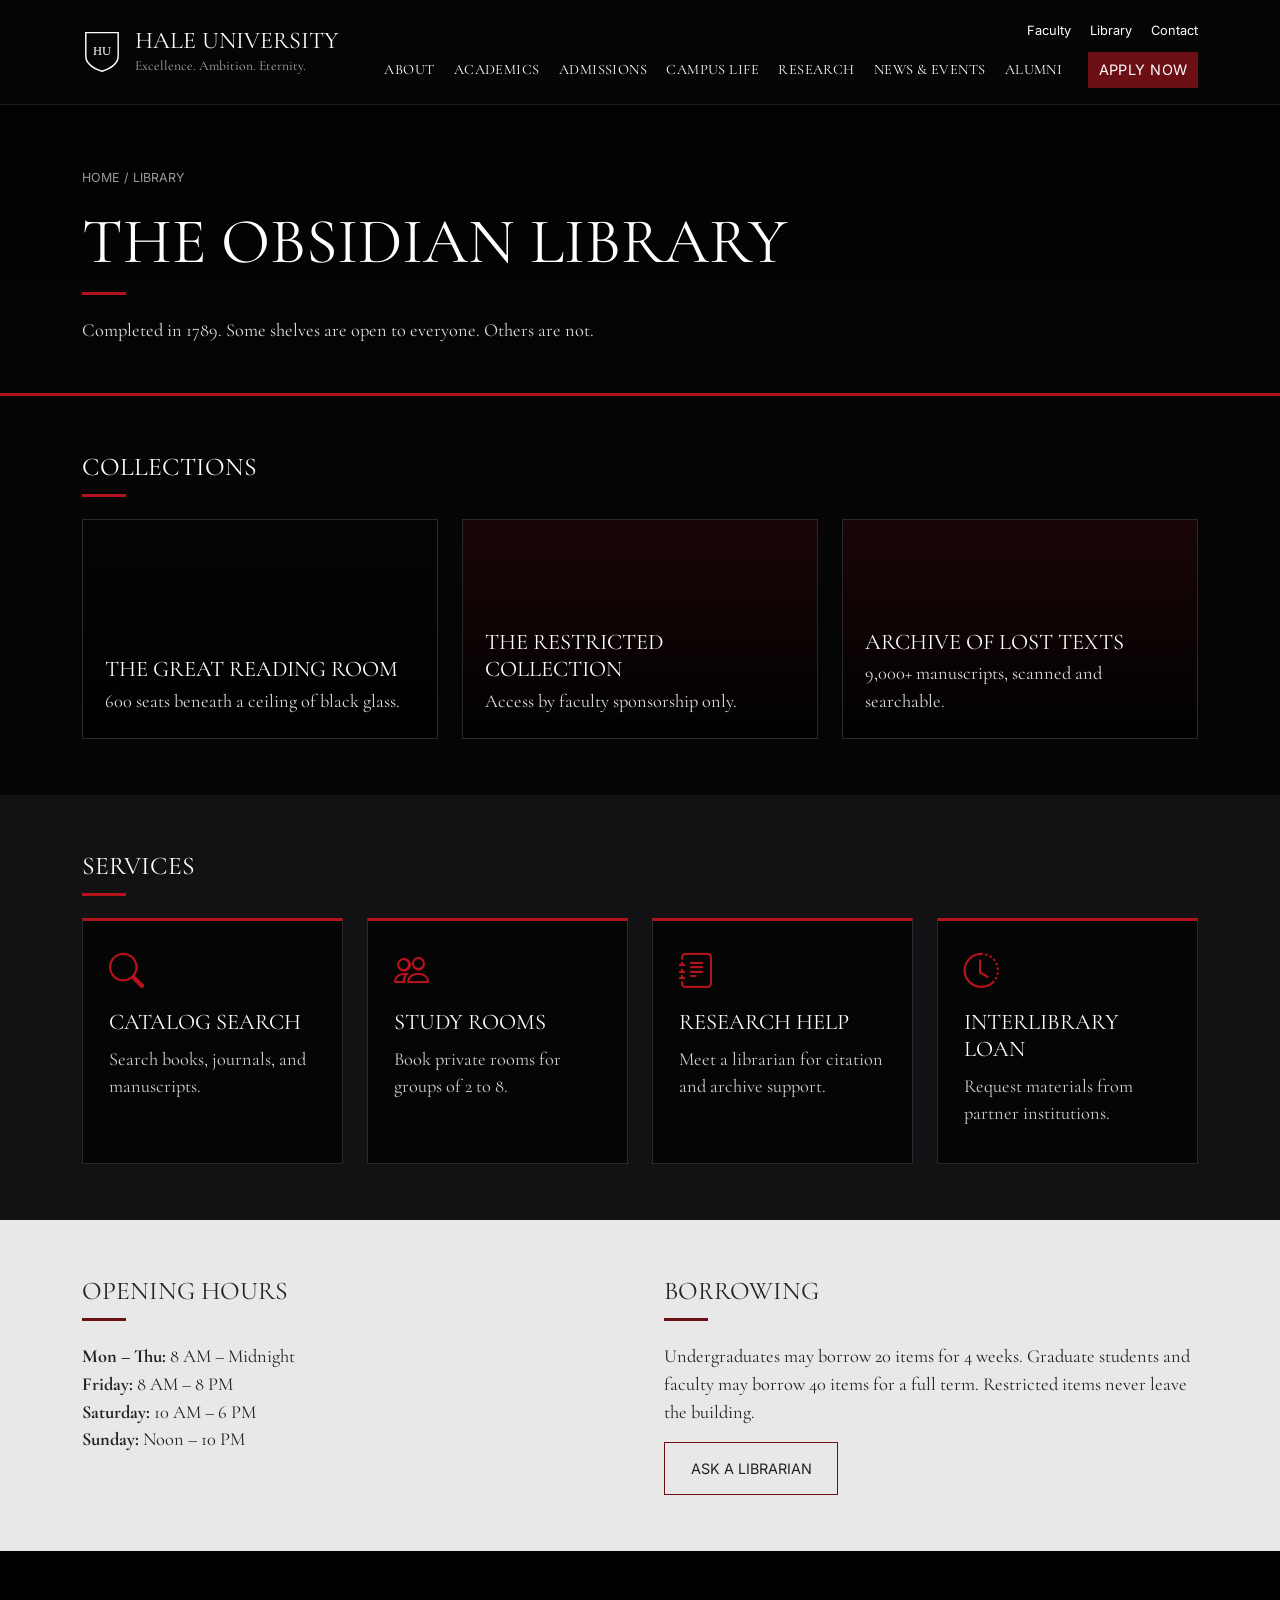
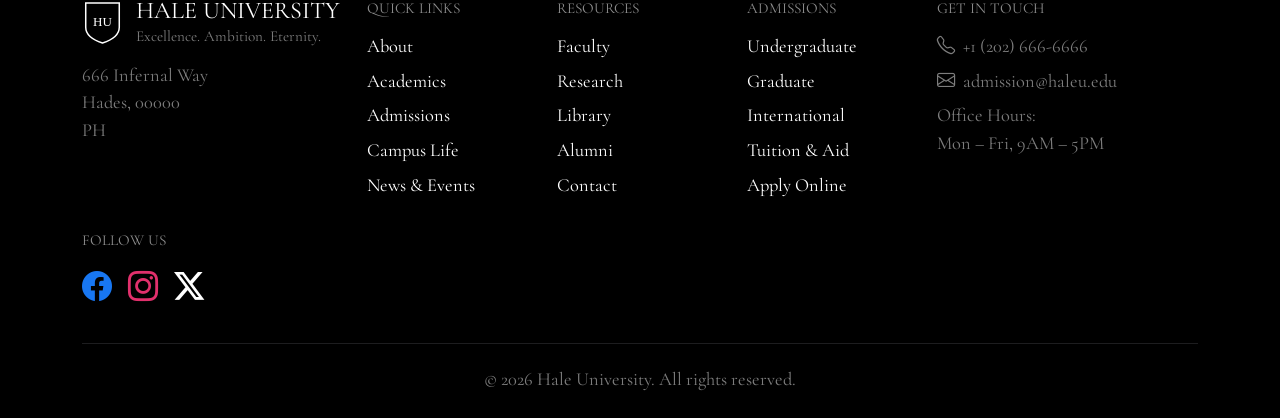
<file: library.html>
<!doctype html>
<html lang="en">
  <head>
    <meta charset="UTF-8" />
    <meta name="viewport" content="width=device-width, initial-scale=1" />
    <title>Library | Hale University</title>
    <link
      href="https://cdn.jsdelivr.net/npm/bootstrap@5.3.3/dist/css/bootstrap.min.css"
      rel="stylesheet"
    />
    <link
      href="https://cdn.jsdelivr.net/npm/bootstrap-icons@1.11.3/font/bootstrap-icons.min.css"
      rel="stylesheet"
    />
    <link
      href="https://fonts.googleapis.com/css2?family=Cormorant+Garamond:wght@400;500&family=Inter:wght@400;500&display=swap"
      rel="stylesheet"
    />
    <link href="style.css" rel="stylesheet" />
  </head>
  <body>
    <header class="site-header">
      <nav class="navbar navbar-expand-lg navbar-dark py-3">
        <div class="container-xl">
          <a class="navbar-brand logo m-0" href="index.html">
            <svg viewBox="0 0 44 50">
              <path
                d="M4 4h36v26c0 9-9 14-18 17C13 44 4 39 4 30z"
                fill="none"
                stroke="#fff"
                stroke-width="1.6"
              />
              <text
                x="22"
                y="29"
                fill="#fff"
                font-size="14"
                text-anchor="middle"
                font-family="Georgia"
              >
                HU
              </text>
            </svg>
            <span
              ><span class="logo-name">HALE UNIVERSITY</span
              ><span class="logo-tag"
                >Excellence. Ambition. Eternity.</span
              ></span
            >
          </a>
          <button
            class="navbar-toggler"
            type="button"
            data-bs-toggle="collapse"
            data-bs-target="#mainMenu"
            aria-label="Menu"
          >
            <span class="navbar-toggler-icon"></span>
          </button>
          <div
            class="collapse navbar-collapse justify-content-end"
            id="mainMenu"
          >
            <div>
              <div class="top-links text-end d-none d-lg-block mb-2">
                <a href="faculty.html">Faculty</a
                ><a href="library.html">Library</a
                ><a href="contact.html">Contact</a>
              </div>
              <div class="main-nav d-lg-flex align-items-center">
                <a href="about.html">About</a>
                <a href="academics.html">Academics</a>
                <a href="admissions.html">Admissions</a>
                <a href="campus-life.html">Campus Life</a>
                <a href="research.html">Research</a>
                <a href="news.html">News &amp; Events</a>
                <a href="alumni.html">Alumni</a>
                <a href="apply.html" class="btn btn-apply ms-lg-3 mt-3 mt-lg-0"
                  >Apply Now</a
                >
              </div>
            </div>
          </div>
        </div>
      </nav>
    </header>

    <main>
      <section class="page-banner">
        <div class="container-xl">
          <div class="crumbs"><a href="index.html">Home</a> / Library</div>
          <h1>The Obsidian Library</h1>
          <div class="red-line"></div>
          <p>
            Completed in 1789. Some shelves are open to everyone. Others are
            not.
          </p>
        </div>
      </section>

      <section class="section-dark">
        <div class="container-xl">
          <h2 class="section-title">Collections</h2>
          <div class="red-line"></div>
          <div class="row g-4">
            <div class="col-12 col-md-6 col-lg-4">
              <div class="tile">
                <h3>The Great Reading Room</h3>
                <p>600 seats beneath a ceiling of black glass.</p>
              </div>
            </div>
            <div class="col-12 col-md-6 col-lg-4">
              <div class="tile t2">
                <h3>The Restricted Collection</h3>
                <p>Access by faculty sponsorship only.</p>
              </div>
            </div>
            <div class="col-12 col-md-6 col-lg-4">
              <div class="tile t3">
                <h3>Archive of Lost Texts</h3>
                <p>9,000+ manuscripts, scanned and searchable.</p>
              </div>
            </div>
          </div>
        </div>
      </section>

      <section class="section-panel">
        <div class="container-xl">
          <h2 class="section-title">Services</h2>
          <div class="red-line"></div>
          <div class="row g-4">
            <div class="col-12 col-md-6 col-lg-3">
              <div class="hu-card">
                <i class="bi bi-search icon"></i>
                <h3>Catalog Search</h3>
                <p>Search books, journals, and manuscripts.</p>
              </div>
            </div>
            <div class="col-12 col-md-6 col-lg-3">
              <div class="hu-card">
                <i class="bi bi-people icon"></i>
                <h3>Study Rooms</h3>
                <p>Book private rooms for groups of 2 to 8.</p>
              </div>
            </div>
            <div class="col-12 col-md-6 col-lg-3">
              <div class="hu-card">
                <i class="bi bi-journal-text icon"></i>
                <h3>Research Help</h3>
                <p>Meet a librarian for citation and archive support.</p>
              </div>
            </div>
            <div class="col-12 col-md-6 col-lg-3">
              <div class="hu-card">
                <i class="bi bi-clock-history icon"></i>
                <h3>Interlibrary Loan</h3>
                <p>Request materials from partner institutions.</p>
              </div>
            </div>
          </div>
        </div>
      </section>

      <section class="section-light">
        <div class="container-xl">
          <div class="row g-5">
            <div class="col-12 col-md-6">
              <h2 class="section-title">Opening Hours</h2>
              <div class="red-line"></div>
              <p>
                <strong>Mon – Thu:</strong> 8 AM – Midnight<br /><strong
                  >Friday:</strong
                >
                8 AM – 8 PM<br /><strong>Saturday:</strong> 10 AM – 6 PM<br /><strong
                  >Sunday:</strong
                >
                Noon – 10 PM
              </p>
            </div>
            <div class="col-12 col-md-6">
              <h2 class="section-title">Borrowing</h2>
              <div class="red-line"></div>
              <p>
                Undergraduates may borrow 20 items for 4 weeks. Graduate
                students and faculty may borrow 40 items for a full term.
                Restricted items never leave the building.
              </p>
              <a href="contact.html" class="btn-story">Ask a librarian</a>
            </div>
          </div>
        </div>
      </section>
    </main>

    <footer class="site-footer">
      <div class="container-xl">
        <div class="row g-4">
          <div class="col-12 col-lg-3">
            <div class="logo mb-3">
              <svg viewBox="0 0 44 50">
                <path
                  d="M4 4h36v26c0 9-9 14-18 17C13 44 4 39 4 30z"
                  fill="none"
                  stroke="#fff"
                  stroke-width="1.6"
                />
                <text
                  x="22"
                  y="29"
                  fill="#fff"
                  font-size="14"
                  text-anchor="middle"
                  font-family="Georgia"
                >
                  HU
                </text>
              </svg>
              <span
                ><span class="logo-name fs-4">HALE UNIVERSITY</span
                ><span class="logo-tag muted"
                  >Excellence. Ambition. Eternity.</span
                ></span
              >
            </div>
            <address class="muted mb-0">
              666 Infernal Way<br />Hades, 00000<br />PH
            </address>
          </div>
          <div class="col-6 col-md-3 col-lg-2">
            <h4>Quick Links</h4>
            <ul>
              <li><a href="about.html">About</a></li>
              <li><a href="academics.html">Academics</a></li>
              <li><a href="admissions.html">Admissions</a></li>
              <li><a href="campus-life.html">Campus Life</a></li>
              <li><a href="news.html">News &amp; Events</a></li>
            </ul>
          </div>
          <div class="col-6 col-md-3 col-lg-2">
            <h4>Resources</h4>
            <ul>
              <li><a href="faculty.html">Faculty</a></li>
              <li><a href="research.html">Research</a></li>
              <li><a href="library.html">Library</a></li>
              <li><a href="alumni.html">Alumni</a></li>
              <li><a href="contact.html">Contact</a></li>
            </ul>
          </div>
          <div class="col-6 col-md-3 col-lg-2">
            <h4>Admissions</h4>
            <ul>
              <li><a href="admissions.html">Undergraduate</a></li>
              <li><a href="admissions.html">Graduate</a></li>
              <li><a href="admissions.html">International</a></li>
              <li><a href="admissions.html">Tuition &amp; Aid</a></li>
              <li><a href="apply.html">Apply Online</a></li>
            </ul>
          </div>
          <div class="col-6 col-md-3 col-lg-3">
            <h4>Get in touch</h4>
            <ul class="muted">
              <li><i class="bi bi-telephone me-2"></i>+1 (202) 666-6666</li>
              <li><i class="bi bi-envelope me-2"></i>admission@haleu.edu</li>

              <li>Office Hours:<br />Mon – Fri, 9AM – 5PM</li>
            </ul>
          </div>
          <div class="col-12">
            <h4>Follow us</h4>
            <div class="social">
              <a href="#" aria-label="Facebook"
                ><i class="bi bi-facebook"></i></a
              ><a href="#" aria-label="Instagram"
                ><i class="bi bi-instagram"></i></a
              ><a href="#" aria-label="X"><i class="bi bi-twitter-x"></i></a>
            </div>
          </div>
        </div>
        <div class="copyright">
          &copy; 2026 Hale University. All rights reserved.
        </div>
      </div>
    </footer>
    <script src="https://cdn.jsdelivr.net/npm/bootstrap@5.3.3/dist/js/bootstrap.bundle.min.js"></script>
  </body>
</html>
</file>
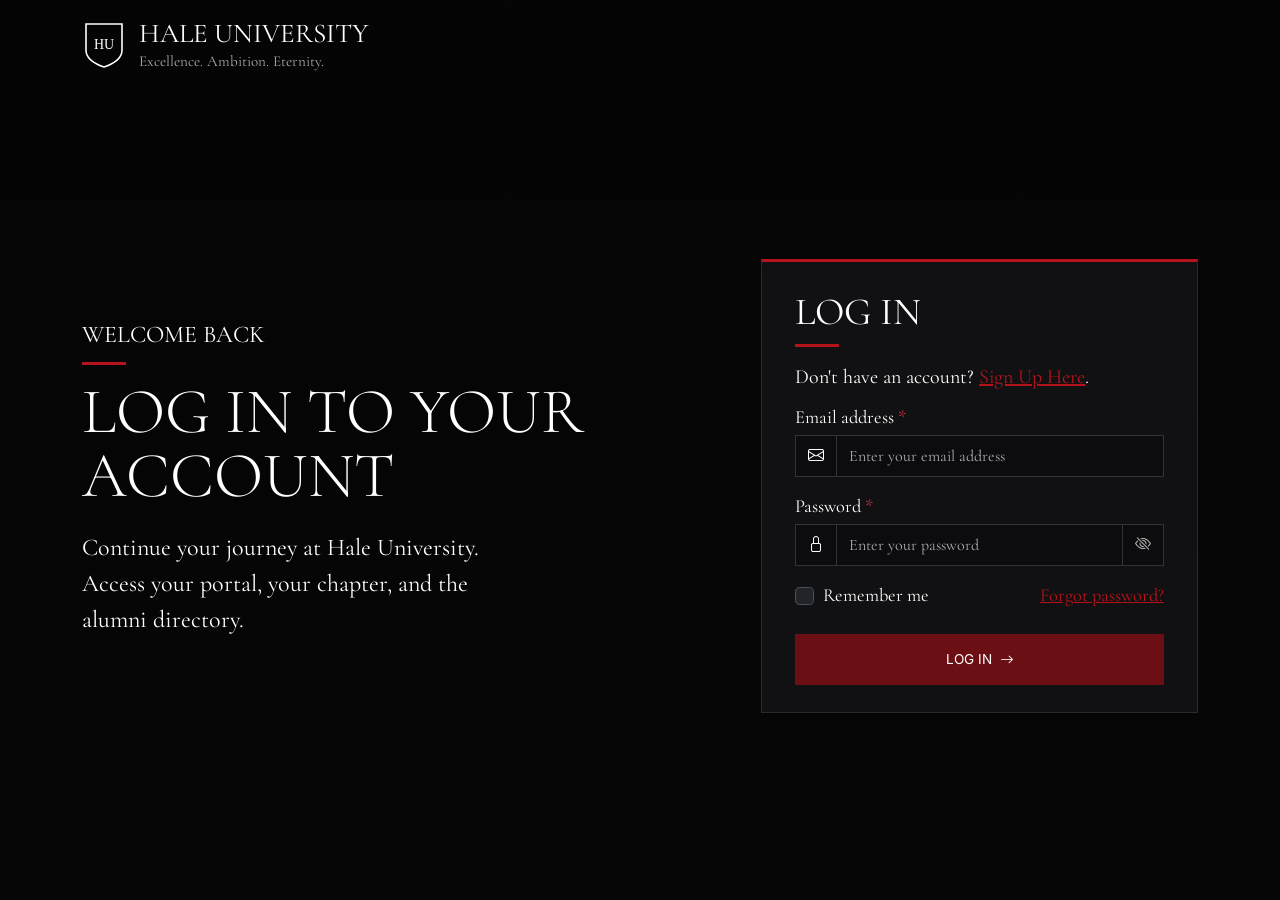
<file: login.html>
<!doctype html>
<html lang="en" data-bs-theme="dark">
  <head>
    <meta charset="UTF-8" />
    <meta name="viewport" content="width=device-width, initial-scale=1" />
    <title>Log in | Hale University</title>
    <link
      href="https://cdn.jsdelivr.net/npm/bootstrap@5.3.3/dist/css/bootstrap.min.css"
      rel="stylesheet"
    />
    <link
      href="https://cdn.jsdelivr.net/npm/bootstrap-icons@1.11.3/font/bootstrap-icons.min.css"
      rel="stylesheet"
    />
    <link
      href="https://fonts.googleapis.com/css2?family=Cormorant+Garamond:wght@400;500&family=Inter:wght@400;500&display=swap"
      rel="stylesheet"
    />
    <link href="style.css" rel="stylesheet" />
  </head>
  <body class="auth-page d-flex flex-column">
    <header class="container-xl py-4">
      <a class="navbar-brand logo m-0" href="index.html">
        <svg viewBox="0 0 44 50">
          <path
            d="M4 4h36v26c0 9-9 14-18 17C13 44 4 39 4 30z"
            fill="none"
            stroke="#fff"
            stroke-width="1.6"
          />
          <text
            x="22"
            y="29"
            fill="#fff"
            font-size="14"
            text-anchor="middle"
            font-family="Georgia"
          >
            HU
          </text>
        </svg>
        <span
          ><span class="logo-name">HALE UNIVERSITY</span
          ><span class="logo-tag">Excellence. Ambition. Eternity.</span></span
        >
      </a>
    </header>
    <main class="flex-grow-1 d-flex align-items-center py-4">
      <div class="container-xl">
        <div class="row align-items-center g-5">
          <div class="col-12 col-lg-6">
            <div class="text-uppercase fs-4">Welcome back</div>
            <div class="red-line"></div>
            <h1 class="display-3 text-uppercase lh-1 mb-4">
              Log in to your account
            </h1>
            <p class="fs-4 col-md-9 col-lg-10">
              Continue your journey at Hale University. Access your portal, your
              chapter, and the alumni directory.
            </p>
          </div>
          <div class="col-12 col-lg-6 col-xl-5 offset-xl-1">
            <div class="auth-card p-4 p-md-5">
              <h2 class="text-uppercase fw-normal display-6">Log in</h2>
              <div class="red-line"></div>
              <p class="fs-5">
                Don't have an account?
                <a href="signup.html" class="auth-link">Sign Up Here</a>.
              </p>
              <div id="formOk" class="alert alert-success d-none">
                Welcome back. You are now logged in.
              </div>
              <form class="needs-validation" novalidate>
                <div class="mb-3">
                  <label for="email" class="form-label"
                    >Email address <span class="text-danger">*</span></label
                  >
                  <div class="input-group has-validation">
                    <span class="input-group-text"
                      ><i class="bi bi-envelope"></i
                    ></span>
                    <input
                      type="email"
                      id="email"
                      class="form-control"
                      placeholder="Enter your email address"
                      required
                    />

                    <div class="invalid-feedback">
                      Enter a valid email address.
                    </div>
                  </div>
                </div>
                <div class="mb-3">
                  <label for="password" class="form-label"
                    >Password <span class="text-danger">*</span></label
                  >
                  <div class="input-group has-validation">
                    <span class="input-group-text"
                      ><i class="bi bi-lock"></i
                    ></span>
                    <input
                      type="password"
                      id="password"
                      class="form-control"
                      placeholder="Enter your password"
                      required
                    />
                    <button
                      type="button"
                      class="btn btn-toggle pw-toggle"
                      aria-label="Show password"
                    >
                      <i class="bi bi-eye-slash"></i>
                    </button>
                    <div class="invalid-feedback">Enter your password.</div>
                  </div>
                </div>
                <div
                  class="d-flex justify-content-between align-items-center mb-4"
                >
                  <div class="form-check m-0">
                    <input
                      class="form-check-input"
                      type="checkbox"
                      id="remember"
                    /><label class="form-check-label" for="remember"
                      >Remember me</label
                    >
                  </div>
                  <a href="#" class="auth-link">Forgot password?</a>
                </div>
                <button
                  type="submit"
                  class="btn btn-hu w-100 py-3 d-flex justify-content-center align-items-center gap-2"
                >
                  Log in <i class="bi bi-arrow-right"></i>
                </button>
              </form>
            </div>
          </div>
        </div>
      </div>
    </main>
    <script src="https://cdn.jsdelivr.net/npm/bootstrap@5.3.3/dist/js/bootstrap.bundle.min.js"></script>
    <script>
      document.querySelectorAll(".pw-toggle").forEach(function (b) {
        b.addEventListener("click", function () {
          var i = b.parentElement.querySelector("input"),
            show = i.type === "password";
          i.type = show ? "text" : "password";
          b.querySelector("i").className =
            "bi " + (show ? "bi-eye" : "bi-eye-slash");
        });
      });
      var f = document.querySelector(".needs-validation");
      f.addEventListener("submit", function (e) {
        e.preventDefault();
        if (f.checkValidity()) {
          document.getElementById("formOk").classList.remove("d-none");
          f.reset();
          f.classList.remove("was-validated");
        } else f.classList.add("was-validated");
      });
    </script>
  </body>
</html>
</file>
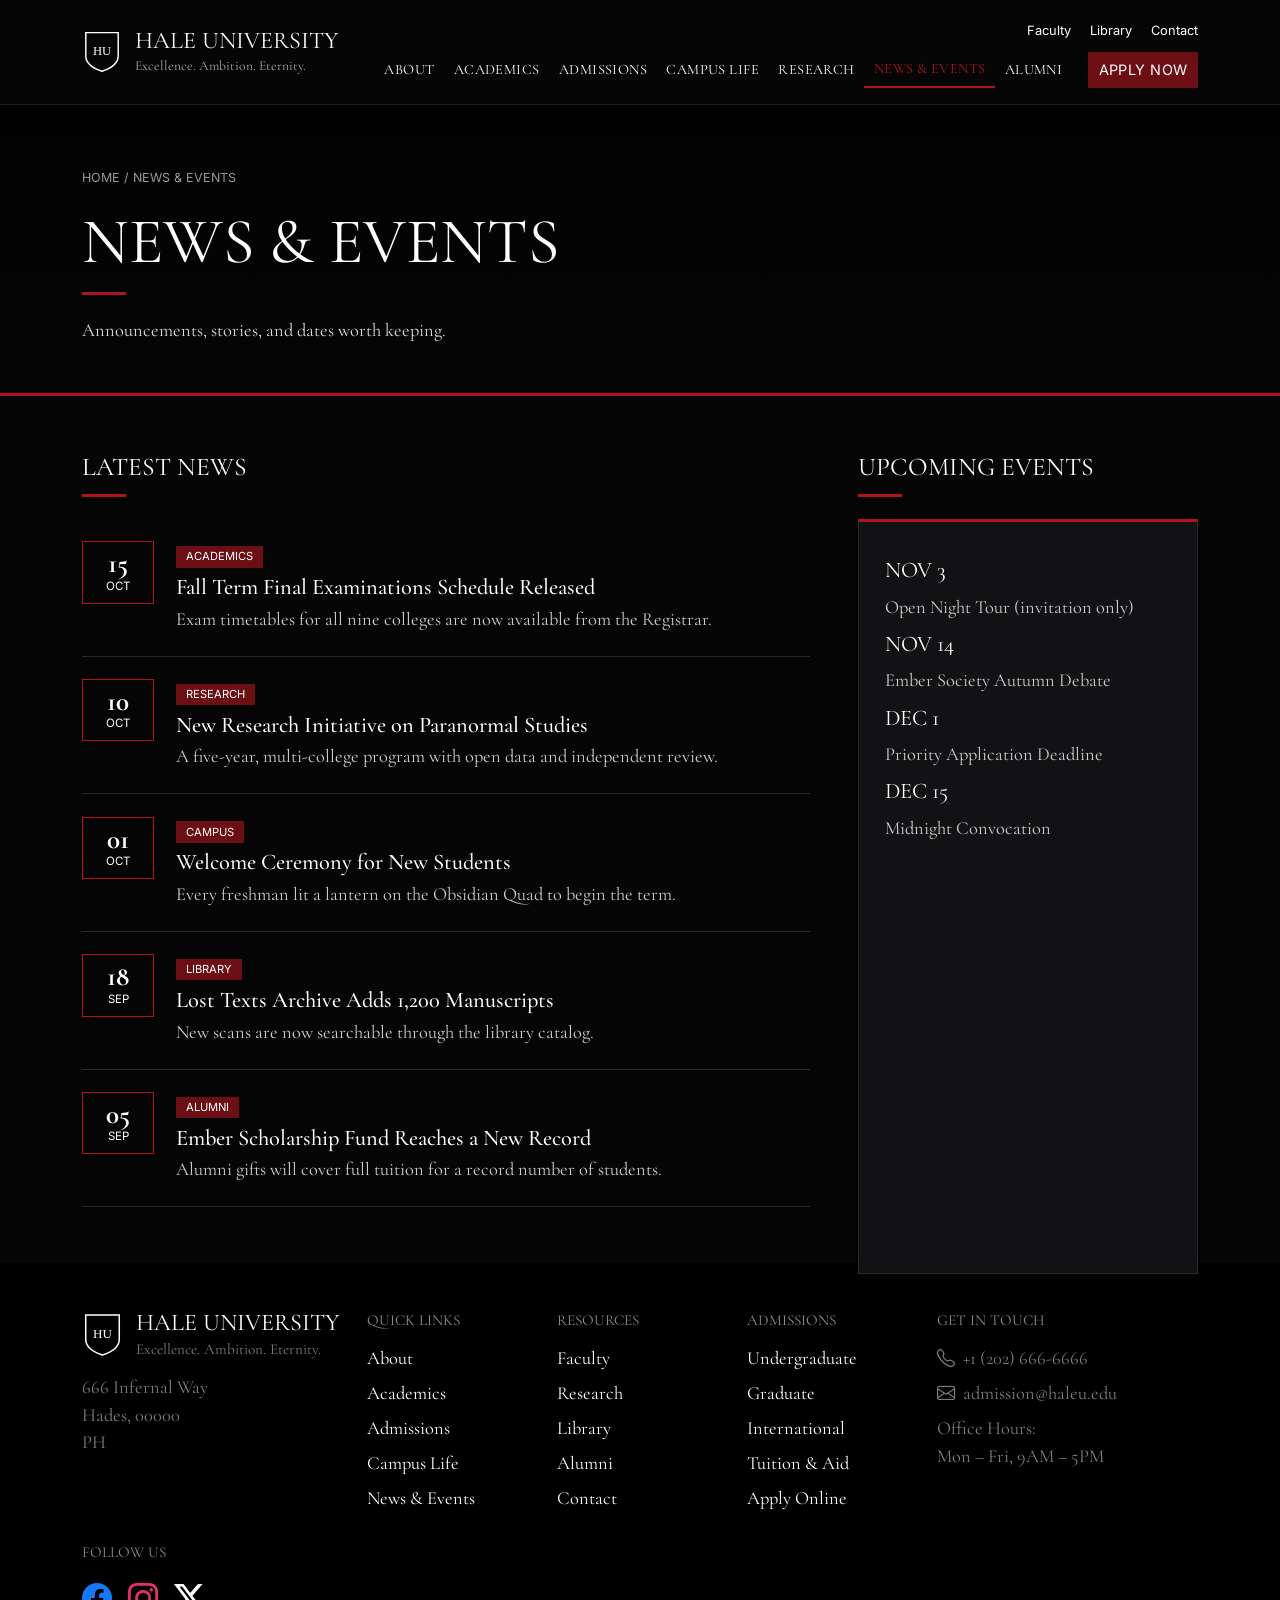
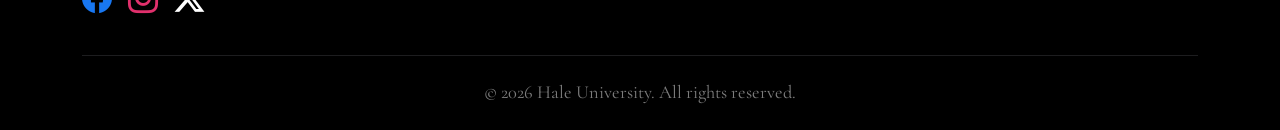
<file: news.html>
<!doctype html>
<html lang="en">
  <head>
    <meta charset="UTF-8" />
    <meta name="viewport" content="width=device-width, initial-scale=1" />
    <title>News &amp; Events | Hale University</title>
    <link
      href="https://cdn.jsdelivr.net/npm/bootstrap@5.3.3/dist/css/bootstrap.min.css"
      rel="stylesheet"
    />
    <link
      href="https://cdn.jsdelivr.net/npm/bootstrap-icons@1.11.3/font/bootstrap-icons.min.css"
      rel="stylesheet"
    />
    <link
      href="https://fonts.googleapis.com/css2?family=Cormorant+Garamond:wght@400;500&family=Inter:wght@400;500&display=swap"
      rel="stylesheet"
    />
    <link href="style.css" rel="stylesheet" />
  </head>
  <body>
    <header class="site-header">
      <nav class="navbar navbar-expand-lg navbar-dark py-3">
        <div class="container-xl">
          <a class="navbar-brand logo m-0" href="index.html">
            <svg viewBox="0 0 44 50">
              <path
                d="M4 4h36v26c0 9-9 14-18 17C13 44 4 39 4 30z"
                fill="none"
                stroke="#fff"
                stroke-width="1.6"
              />
              <text
                x="22"
                y="29"
                fill="#fff"
                font-size="14"
                text-anchor="middle"
                font-family="Georgia"
              >
                HU
              </text>
            </svg>
            <span
              ><span class="logo-name">HALE UNIVERSITY</span
              ><span class="logo-tag"
                >Excellence. Ambition. Eternity.</span
              ></span
            >
          </a>
          <button
            class="navbar-toggler"
            type="button"
            data-bs-toggle="collapse"
            data-bs-target="#mainMenu"
            aria-label="Menu"
          >
            <span class="navbar-toggler-icon"></span>
          </button>
          <div
            class="collapse navbar-collapse justify-content-end"
            id="mainMenu"
          >
            <div>
              <div class="top-links text-end d-none d-lg-block mb-2">
                <a href="faculty.html">Faculty</a
                ><a href="library.html">Library</a
                ><a href="contact.html">Contact</a>
              </div>
              <div class="main-nav d-lg-flex align-items-center">
                <a href="about.html">About</a>
                <a href="academics.html">Academics</a>
                <a href="admissions.html">Admissions</a>
                <a href="campus-life.html">Campus Life</a>
                <a href="research.html">Research</a>
                <a href="news.html" class="active">News &amp; Events</a>
                <a href="alumni.html">Alumni</a>
                <a href="apply.html" class="btn btn-apply ms-lg-3 mt-3 mt-lg-0"
                  >Apply Now</a
                >
              </div>
            </div>
          </div>
        </div>
      </nav>
    </header>

    <main>
      <section class="page-banner alt">
        <div class="container-xl">
          <div class="crumbs">
            <a href="index.html">Home</a> / News &amp; Events
          </div>
          <h1>News &amp; Events</h1>
          <div class="red-line"></div>
          <p>Announcements, stories, and dates worth keeping.</p>
        </div>
      </section>

      <section class="section-dark">
        <div class="container-xl">
          <div class="row g-5">
            <div class="col-12 col-lg-8">
              <h2 class="section-title">Latest News</h2>
              <div class="red-line"></div>
              <div class="news-item">
                <div class="news-date"><strong>15</strong>Oct</div>
                <div>
                  <span class="tag">Academics</span>
                  <h3>Fall Term Final Examinations Schedule Released</h3>
                  <p>
                    Exam timetables for all nine colleges are now available from
                    the Registrar.
                  </p>
                </div>
              </div>
              <div class="news-item">
                <div class="news-date"><strong>10</strong>Oct</div>
                <div>
                  <span class="tag">Research</span>
                  <h3>New Research Initiative on Paranormal Studies</h3>
                  <p>
                    A five-year, multi-college program with open data and
                    independent review.
                  </p>
                </div>
              </div>
              <div class="news-item">
                <div class="news-date"><strong>01</strong>Oct</div>
                <div>
                  <span class="tag">Campus</span>
                  <h3>Welcome Ceremony for New Students</h3>
                  <p>
                    Every freshman lit a lantern on the Obsidian Quad to begin
                    the term.
                  </p>
                </div>
              </div>
              <div class="news-item">
                <div class="news-date"><strong>18</strong>Sep</div>
                <div>
                  <span class="tag">Library</span>
                  <h3>Lost Texts Archive Adds 1,200 Manuscripts</h3>
                  <p>
                    New scans are now searchable through the library catalog.
                  </p>
                </div>
              </div>
              <div class="news-item">
                <div class="news-date"><strong>05</strong>Sep</div>
                <div>
                  <span class="tag">Alumni</span>
                  <h3>Ember Scholarship Fund Reaches a New Record</h3>
                  <p>
                    Alumni gifts will cover full tuition for a record number of
                    students.
                  </p>
                </div>
              </div>
            </div>
            <div class="col-12 col-lg-4">
              <h2 class="section-title">Upcoming Events</h2>
              <div class="red-line"></div>
              <div class="hu-card">
                <h3>Nov 3</h3>
                <p>Open Night Tour (invitation only)</p>
                <h3>Nov 14</h3>
                <p>Ember Society Autumn Debate</p>
                <h3>Dec 1</h3>
                <p>Priority Application Deadline</p>
                <h3>Dec 15</h3>
                <p>Midnight Convocation</p>
              </div>
            </div>
          </div>
        </div>
      </section>
    </main>

    <footer class="site-footer">
      <div class="container-xl">
        <div class="row g-4">
          <div class="col-12 col-lg-3">
            <div class="logo mb-3">
              <svg viewBox="0 0 44 50">
                <path
                  d="M4 4h36v26c0 9-9 14-18 17C13 44 4 39 4 30z"
                  fill="none"
                  stroke="#fff"
                  stroke-width="1.6"
                />
                <text
                  x="22"
                  y="29"
                  fill="#fff"
                  font-size="14"
                  text-anchor="middle"
                  font-family="Georgia"
                >
                  HU
                </text>
              </svg>
              <span
                ><span class="logo-name fs-4">HALE UNIVERSITY</span
                ><span class="logo-tag muted"
                  >Excellence. Ambition. Eternity.</span
                ></span
              >
            </div>
            <address class="muted mb-0">
              666 Infernal Way<br />Hades, 00000<br />PH
            </address>
          </div>
          <div class="col-6 col-md-3 col-lg-2">
            <h4>Quick Links</h4>
            <ul>
              <li><a href="about.html">About</a></li>
              <li><a href="academics.html">Academics</a></li>
              <li><a href="admissions.html">Admissions</a></li>
              <li><a href="campus-life.html">Campus Life</a></li>
              <li><a href="news.html">News &amp; Events</a></li>
            </ul>
          </div>
          <div class="col-6 col-md-3 col-lg-2">
            <h4>Resources</h4>
            <ul>
              <li><a href="faculty.html">Faculty</a></li>
              <li><a href="research.html">Research</a></li>
              <li><a href="library.html">Library</a></li>
              <li><a href="alumni.html">Alumni</a></li>
              <li><a href="contact.html">Contact</a></li>
            </ul>
          </div>
          <div class="col-6 col-md-3 col-lg-2">
            <h4>Admissions</h4>
            <ul>
              <li><a href="admissions.html">Undergraduate</a></li>
              <li><a href="admissions.html">Graduate</a></li>
              <li><a href="admissions.html">International</a></li>
              <li><a href="admissions.html">Tuition &amp; Aid</a></li>
              <li><a href="apply.html">Apply Online</a></li>
            </ul>
          </div>
          <div class="col-6 col-md-3 col-lg-3">
            <h4>Get in touch</h4>
            <ul class="muted">
              <li><i class="bi bi-telephone me-2"></i>+1 (202) 666-6666</li>
              <li><i class="bi bi-envelope me-2"></i>admission@haleu.edu</li>
              <li>Office Hours:<br />Mon – Fri, 9AM – 5PM</li>
            </ul>
          </div>
          <div class="col-12">
            <h4>Follow us</h4>
            <div class="social">
              <a href="#" aria-label="Facebook"
                ><i class="bi bi-facebook"></i></a
              ><a href="#" aria-label="Instagram"
                ><i class="bi bi-instagram"></i></a
              ><a href="#" aria-label="X"><i class="bi bi-twitter-x"></i></a>
            </div>
          </div>
        </div>
        <div class="copyright">
          &copy; 2026 Hale University. All rights reserved.
        </div>
      </div>
    </footer>
    <script src="https://cdn.jsdelivr.net/npm/bootstrap@5.3.3/dist/js/bootstrap.bundle.min.js"></script>
  </body>
</html>
</file>
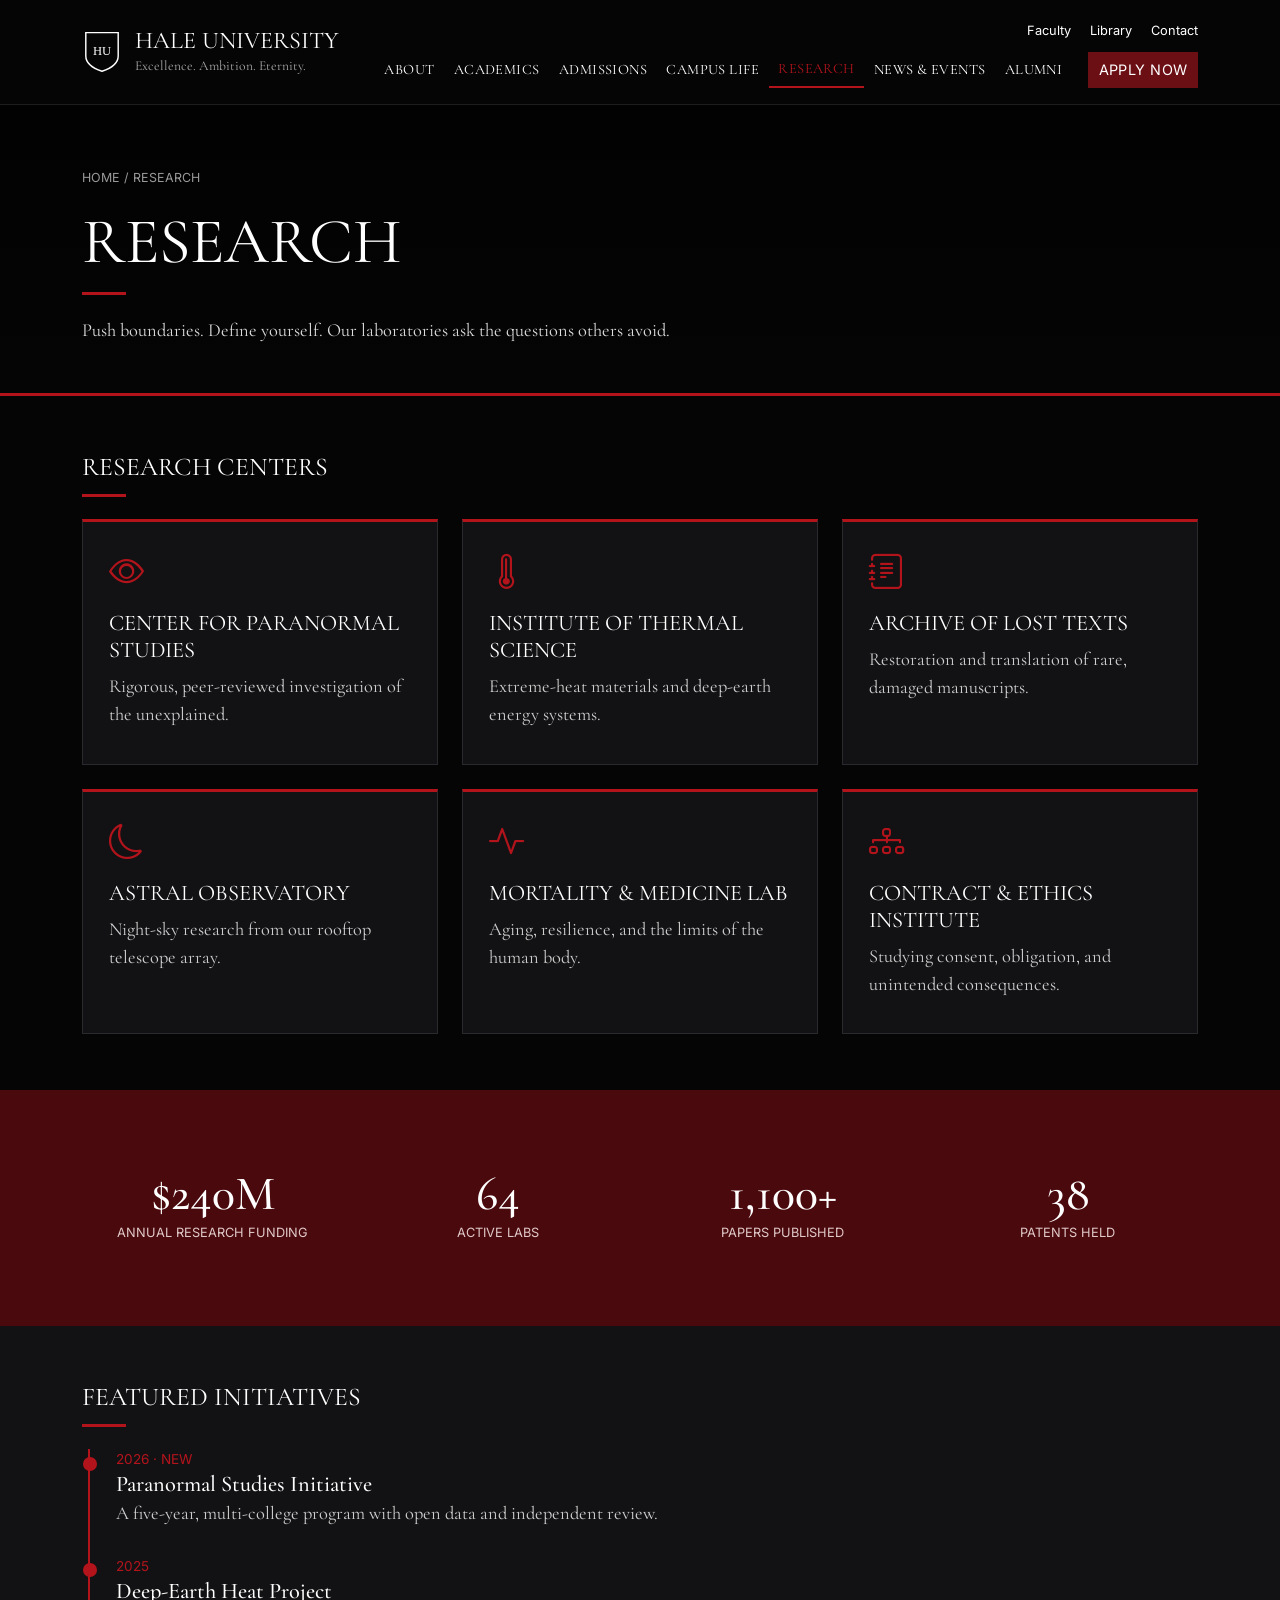
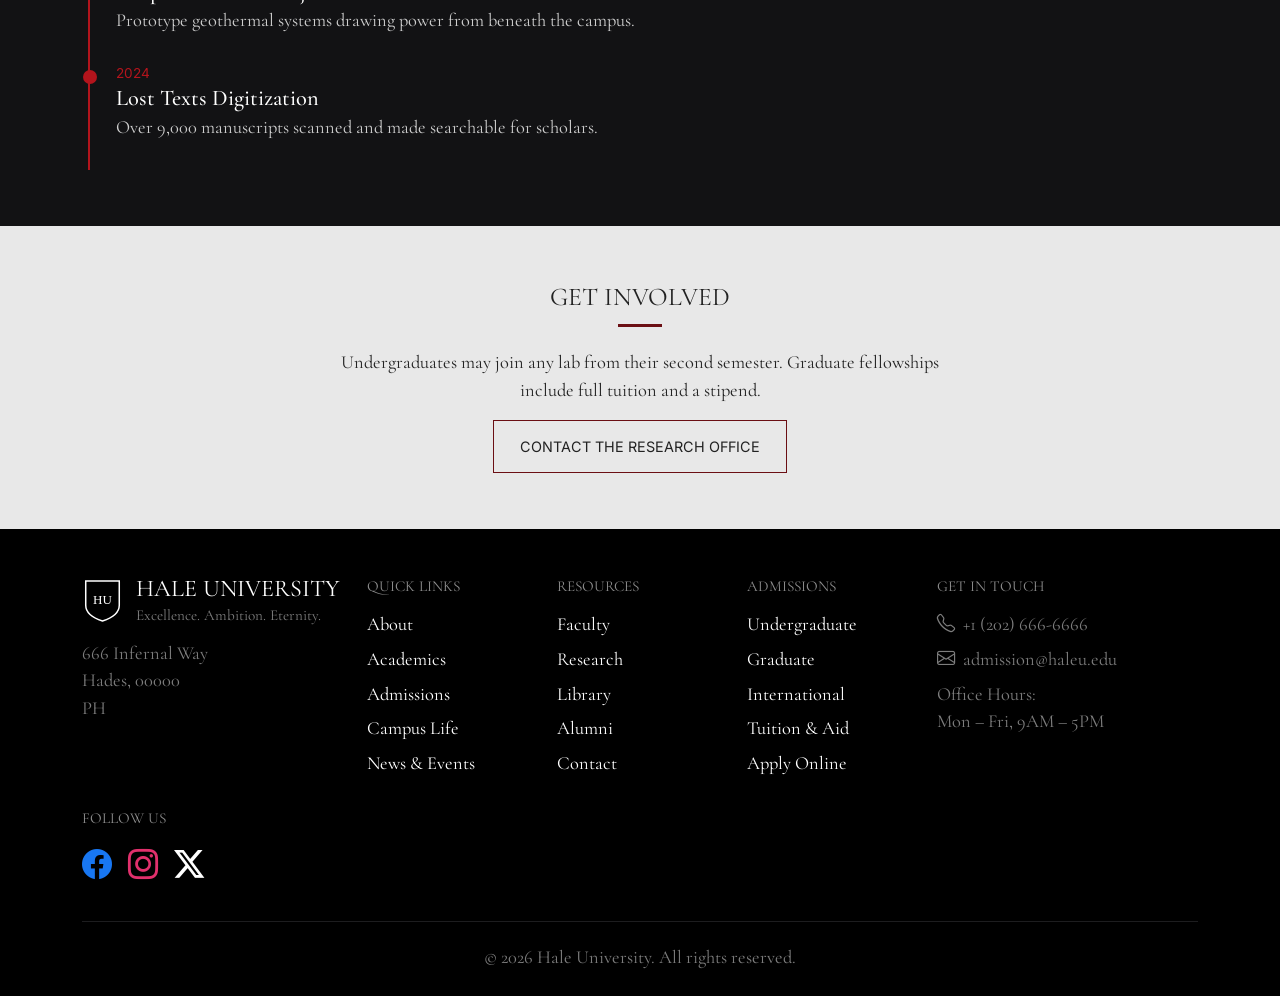
<file: research.html>
<!doctype html>
<html lang="en">
  <head>
    <meta charset="UTF-8" />
    <meta name="viewport" content="width=device-width, initial-scale=1" />
    <title>Research | Hale University</title>
    <link
      href="https://cdn.jsdelivr.net/npm/bootstrap@5.3.3/dist/css/bootstrap.min.css"
      rel="stylesheet"
    />
    <link
      href="https://cdn.jsdelivr.net/npm/bootstrap-icons@1.11.3/font/bootstrap-icons.min.css"
      rel="stylesheet"
    />
    <link
      href="https://fonts.googleapis.com/css2?family=Cormorant+Garamond:wght@400;500&family=Inter:wght@400;500&display=swap"
      rel="stylesheet"
    />
    <link href="style.css" rel="stylesheet" />
  </head>
  <body>
    <header class="site-header">
      <nav class="navbar navbar-expand-lg navbar-dark py-3">
        <div class="container-xl">
          <a class="navbar-brand logo m-0" href="index.html">
            <svg viewBox="0 0 44 50">
              <path
                d="M4 4h36v26c0 9-9 14-18 17C13 44 4 39 4 30z"
                fill="none"
                stroke="#fff"
                stroke-width="1.6"
              />
              <text
                x="22"
                y="29"
                fill="#fff"
                font-size="14"
                text-anchor="middle"
                font-family="Georgia"
              >
                HU
              </text>
            </svg>
            <span
              ><span class="logo-name">HALE UNIVERSITY</span
              ><span class="logo-tag"
                >Excellence. Ambition. Eternity.</span
              ></span
            >
          </a>
          <button
            class="navbar-toggler"
            type="button"
            data-bs-toggle="collapse"
            data-bs-target="#mainMenu"
            aria-label="Menu"
          >
            <span class="navbar-toggler-icon"></span>
          </button>
          <div
            class="collapse navbar-collapse justify-content-end"
            id="mainMenu"
          >
            <div>
              <div class="top-links text-end d-none d-lg-block mb-2">
                <a href="faculty.html">Faculty</a
                ><a href="library.html">Library</a
                ><a href="contact.html">Contact</a>
              </div>
              <div class="main-nav d-lg-flex align-items-center">
                <a href="about.html">About</a>
                <a href="academics.html">Academics</a>
                <a href="admissions.html">Admissions</a>
                <a href="campus-life.html">Campus Life</a>
                <a href="research.html" class="active">Research</a>
                <a href="news.html">News &amp; Events</a>
                <a href="alumni.html">Alumni</a>
                <a href="apply.html" class="btn btn-apply ms-lg-3 mt-3 mt-lg-0"
                  >Apply Now</a
                >
              </div>
            </div>
          </div>
        </div>
      </nav>
    </header>

    <main>
      <section class="page-banner">
        <div class="container-xl">
          <div class="crumbs"><a href="index.html">Home</a> / Research</div>
          <h1>Research</h1>
          <div class="red-line"></div>
          <p>
            Push boundaries. Define yourself. Our laboratories ask the questions
            others avoid.
          </p>
        </div>
      </section>

      <section class="section-dark">
        <div class="container-xl">
          <h2 class="section-title">Research Centers</h2>
          <div class="red-line"></div>
          <div class="row g-4">
            <div class="col-12 col-md-6 col-lg-4">
              <div class="hu-card">
                <i class="bi bi-eye icon"></i>
                <h3>Center for Paranormal Studies</h3>
                <p>Rigorous, peer-reviewed investigation of the unexplained.</p>
              </div>
            </div>
            <div class="col-12 col-md-6 col-lg-4">
              <div class="hu-card">
                <i class="bi bi-thermometer-high icon"></i>
                <h3>Institute of Thermal Science</h3>
                <p>Extreme-heat materials and deep-earth energy systems.</p>
              </div>
            </div>
            <div class="col-12 col-md-6 col-lg-4">
              <div class="hu-card">
                <i class="bi bi-journal-text icon"></i>
                <h3>Archive of Lost Texts</h3>
                <p>Restoration and translation of rare, damaged manuscripts.</p>
              </div>
            </div>
            <div class="col-12 col-md-6 col-lg-4">
              <div class="hu-card">
                <i class="bi bi-moon icon"></i>
                <h3>Astral Observatory</h3>
                <p>Night-sky research from our rooftop telescope array.</p>
              </div>
            </div>
            <div class="col-12 col-md-6 col-lg-4">
              <div class="hu-card">
                <i class="bi bi-activity icon"></i>
                <h3>Mortality &amp; Medicine Lab</h3>
                <p>Aging, resilience, and the limits of the human body.</p>
              </div>
            </div>
            <div class="col-12 col-md-6 col-lg-4">
              <div class="hu-card">
                <i class="bi bi-diagram-3 icon"></i>
                <h3>Contract &amp; Ethics Institute</h3>
                <p>
                  Studying consent, obligation, and unintended consequences.
                </p>
              </div>
            </div>
          </div>
        </div>
      </section>

      <section class="section-wine">
        <div class="container-xl">
          <div class="row">
            <div class="col-6 col-md-3 stat">
              <strong>$240M</strong><span>Annual research funding</span>
            </div>
            <div class="col-6 col-md-3 stat">
              <strong>64</strong><span>Active labs</span>
            </div>
            <div class="col-6 col-md-3 stat">
              <strong>1,100+</strong><span>Papers published</span>
            </div>
            <div class="col-6 col-md-3 stat">
              <strong>38</strong><span>Patents held</span>
            </div>
          </div>
        </div>
      </section>

      <section class="section-panel">
        <div class="container-xl">
          <h2 class="section-title">Featured Initiatives</h2>
          <div class="red-line"></div>
          <div class="timeline">
            <div class="timeline-item">
              <div class="year">2026 · New</div>
              <h3>Paranormal Studies Initiative</h3>
              <p>
                A five-year, multi-college program with open data and
                independent review.
              </p>
            </div>
            <div class="timeline-item">
              <div class="year">2025</div>
              <h3>Deep-Earth Heat Project</h3>
              <p>
                Prototype geothermal systems drawing power from beneath the
                campus.
              </p>
            </div>
            <div class="timeline-item">
              <div class="year">2024</div>
              <h3>Lost Texts Digitization</h3>
              <p>
                Over 9,000 manuscripts scanned and made searchable for scholars.
              </p>
            </div>
          </div>
        </div>
      </section>

      <section class="section-light">
        <div class="container-xl text-center">
          <h2 class="section-title">Get Involved</h2>
          <div class="red-line mx-auto"></div>
          <p class="mx-auto" style="max-width: 640px">
            Undergraduates may join any lab from their second semester. Graduate
            fellowships include full tuition and a stipend.
          </p>
          <a href="contact.html" class="btn-story"
            >Contact the Research Office</a
          >
        </div>
      </section>
    </main>

    <footer class="site-footer">
      <div class="container-xl">
        <div class="row g-4">
          <div class="col-12 col-lg-3">
            <div class="logo mb-3">
              <svg viewBox="0 0 44 50">
                <path
                  d="M4 4h36v26c0 9-9 14-18 17C13 44 4 39 4 30z"
                  fill="none"
                  stroke="#fff"
                  stroke-width="1.6"
                />
                <text
                  x="22"
                  y="29"
                  fill="#fff"
                  font-size="14"
                  text-anchor="middle"
                  font-family="Georgia"
                >
                  HU
                </text>
              </svg>
              <span
                ><span class="logo-name fs-4">HALE UNIVERSITY</span
                ><span class="logo-tag muted"
                  >Excellence. Ambition. Eternity.</span
                ></span
              >
            </div>
            <address class="muted mb-0">
              666 Infernal Way<br />Hades, 00000<br />PH
            </address>
          </div>
          <div class="col-6 col-md-3 col-lg-2">
            <h4>Quick Links</h4>
            <ul>
              <li><a href="about.html">About</a></li>
              <li><a href="academics.html">Academics</a></li>
              <li><a href="admissions.html">Admissions</a></li>
              <li><a href="campus-life.html">Campus Life</a></li>
              <li><a href="news.html">News &amp; Events</a></li>
            </ul>
          </div>
          <div class="col-6 col-md-3 col-lg-2">
            <h4>Resources</h4>
            <ul>
              <li><a href="faculty.html">Faculty</a></li>
              <li><a href="research.html">Research</a></li>
              <li><a href="library.html">Library</a></li>
              <li><a href="alumni.html">Alumni</a></li>
              <li><a href="contact.html">Contact</a></li>
            </ul>
          </div>
          <div class="col-6 col-md-3 col-lg-2">
            <h4>Admissions</h4>
            <ul>
              <li><a href="admissions.html">Undergraduate</a></li>
              <li><a href="admissions.html">Graduate</a></li>
              <li><a href="admissions.html">International</a></li>
              <li><a href="admissions.html">Tuition &amp; Aid</a></li>
              <li><a href="apply.html">Apply Online</a></li>
            </ul>
          </div>
          <div class="col-6 col-md-3 col-lg-3">
            <h4>Get in touch</h4>
            <ul class="muted">
              <li><i class="bi bi-telephone me-2"></i>+1 (202) 666-6666</li>
              <li><i class="bi bi-envelope me-2"></i>admission@haleu.edu</li>
              <li>Office Hours:<br />Mon – Fri, 9AM – 5PM</li>
            </ul>
          </div>
          <div class="col-12">
            <h4>Follow us</h4>
            <div class="social">
              <a href="#" aria-label="Facebook"
                ><i class="bi bi-facebook"></i></a
              ><a href="#" aria-label="Instagram"
                ><i class="bi bi-instagram"></i></a
              ><a href="#" aria-label="X"><i class="bi bi-twitter-x"></i></a>
            </div>
          </div>
        </div>
        <div class="copyright">
          &copy; 2026 Hale University. All rights reserved.
        </div>
      </div>
    </footer>
    <script src="https://cdn.jsdelivr.net/npm/bootstrap@5.3.3/dist/js/bootstrap.bundle.min.js"></script>
  </body>
</html>
</file>
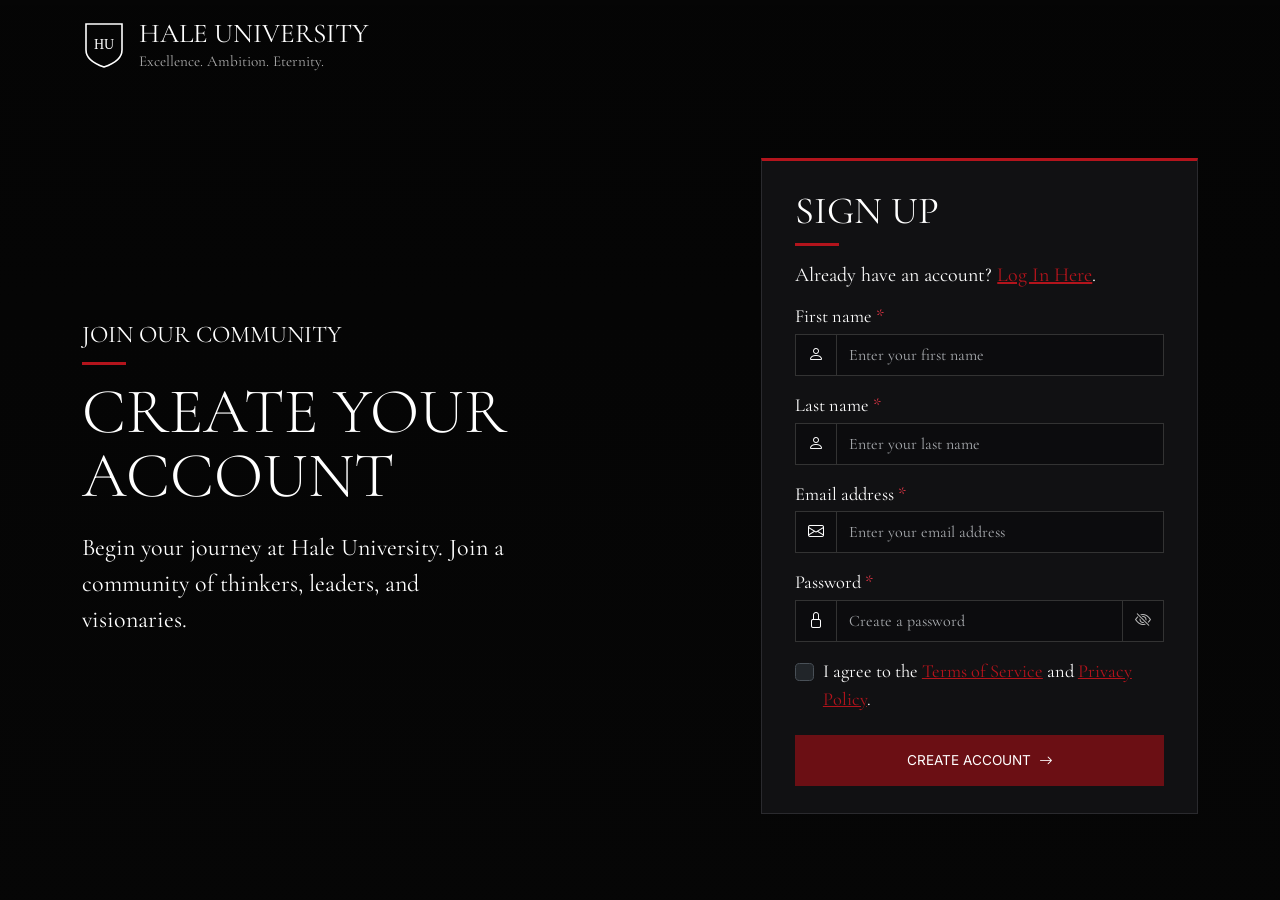
<file: signup.html>
<!doctype html>
<html lang="en" data-bs-theme="dark">
  <head>
    <meta charset="UTF-8" />
    <meta name="viewport" content="width=device-width, initial-scale=1" />
    <title>Sign up | Hale University</title>
    <link
      href="https://cdn.jsdelivr.net/npm/bootstrap@5.3.3/dist/css/bootstrap.min.css"
      rel="stylesheet"
    />
    <link
      href="https://cdn.jsdelivr.net/npm/bootstrap-icons@1.11.3/font/bootstrap-icons.min.css"
      rel="stylesheet"
    />
    <link
      href="https://fonts.googleapis.com/css2?family=Cormorant+Garamond:wght@400;500&family=Inter:wght@400;500&display=swap"
      rel="stylesheet"
    />
    <link href="style.css" rel="stylesheet" />
  </head>
  <body class="auth-page d-flex flex-column">
    <header class="container-xl py-4">
      <a class="navbar-brand logo m-0" href="index.html">
        <svg viewBox="0 0 44 50">
          <path
            d="M4 4h36v26c0 9-9 14-18 17C13 44 4 39 4 30z"
            fill="none"
            stroke="#fff"
            stroke-width="1.6"
          />
          <text
            x="22"
            y="29"
            fill="#fff"
            font-size="14"
            text-anchor="middle"
            font-family="Georgia"
          >
            HU
          </text>
        </svg>
        <span
          ><span class="logo-name">HALE UNIVERSITY</span
          ><span class="logo-tag">Excellence. Ambition. Eternity.</span></span
        >
      </a>
    </header>
    <main class="flex-grow-1 d-flex align-items-center py-4">
      <div class="container-xl">
        <div class="row align-items-center g-5">
          <div class="col-12 col-lg-6">
            <div class="text-uppercase fs-4">Join our community</div>
            <div class="red-line"></div>
            <h1 class="display-3 text-uppercase lh-1 mb-4">
              Create your account
            </h1>
            <p class="fs-4 col-md-9 col-lg-10">
              Begin your journey at Hale University. Join a community of
              thinkers, leaders, and visionaries.
            </p>
          </div>
          <div class="col-12 col-lg-6 col-xl-5 offset-xl-1">
            <div class="auth-card p-4 p-md-5">
              <h2 class="text-uppercase fw-normal display-6">Sign up</h2>
              <div class="red-line"></div>
              <p class="fs-5">
                Already have an account?
                <a href="login.html" class="auth-link">Log In Here</a>.
              </p>
              <div id="formOk" class="alert alert-success d-none">
                Account created. You can now log in.
              </div>
              <form class="needs-validation" novalidate>
                <div class="mb-3">
                  <label for="fn" class="form-label"
                    >First name <span class="text-danger">*</span></label
                  >
                  <div class="input-group has-validation">
                    <span class="input-group-text"
                      ><i class="bi bi-person"></i
                    ></span>
                    <input
                      type="text"
                      id="fn"
                      class="form-control"
                      placeholder="Enter your first name"
                      required
                    />

                    <div class="invalid-feedback">This field is required.</div>
                  </div>
                </div>
                <div class="mb-3">
                  <label for="ln" class="form-label"
                    >Last name <span class="text-danger">*</span></label
                  >
                  <div class="input-group has-validation">
                    <span class="input-group-text"
                      ><i class="bi bi-person"></i
                    ></span>
                    <input
                      type="text"
                      id="ln"
                      class="form-control"
                      placeholder="Enter your last name"
                      required
                    />

                    <div class="invalid-feedback">This field is required.</div>
                  </div>
                </div>
                <div class="mb-3">
                  <label for="email" class="form-label"
                    >Email address <span class="text-danger">*</span></label
                  >
                  <div class="input-group has-validation">
                    <span class="input-group-text"
                      ><i class="bi bi-envelope"></i
                    ></span>
                    <input
                      type="email"
                      id="email"
                      class="form-control"
                      placeholder="Enter your email address"
                      required
                    />

                    <div class="invalid-feedback">
                      Enter a valid email address.
                    </div>
                  </div>
                </div>
                <div class="mb-3">
                  <label for="password" class="form-label"
                    >Password <span class="text-danger">*</span></label
                  >
                  <div class="input-group has-validation">
                    <span class="input-group-text"
                      ><i class="bi bi-lock"></i
                    ></span>
                    <input
                      type="password"
                      id="password"
                      class="form-control"
                      placeholder="Create a password"
                      required
                      minlength="8"
                    />
                    <button
                      type="button"
                      class="btn btn-toggle pw-toggle"
                      aria-label="Show password"
                    >
                      <i class="bi bi-eye-slash"></i>
                    </button>
                    <div class="invalid-feedback">
                      Password must be at least 8 characters.
                    </div>
                  </div>
                </div>
                <div class="form-check mb-4">
                  <input
                    class="form-check-input"
                    type="checkbox"
                    id="terms"
                    required
                  /><label class="form-check-label" for="terms"
                    >I agree to the
                    <a href="#" class="auth-link">Terms of Service</a> and
                    <a href="#" class="auth-link">Privacy Policy</a>.</label
                  >
                  <div class="invalid-feedback">
                    You must agree to continue.
                  </div>
                </div>
                <button
                  type="submit"
                  class="btn btn-hu w-100 py-3 d-flex justify-content-center align-items-center gap-2"
                >
                  Create account <i class="bi bi-arrow-right"></i>
                </button>
              </form>
            </div>
          </div>
        </div>
      </div>
    </main>
    <script src="https://cdn.jsdelivr.net/npm/bootstrap@5.3.3/dist/js/bootstrap.bundle.min.js"></script>
    <script>
      document.querySelectorAll(".pw-toggle").forEach(function (b) {
        b.addEventListener("click", function () {
          var i = b.parentElement.querySelector("input"),
            show = i.type === "password";
          i.type = show ? "text" : "password";
          b.querySelector("i").className =
            "bi " + (show ? "bi-eye" : "bi-eye-slash");
        });
      });
      var f = document.querySelector(".needs-validation");
      f.addEventListener("submit", function (e) {
        e.preventDefault();
        if (f.checkValidity()) {
          document.getElementById("formOk").classList.remove("d-none");
          f.reset();
          f.classList.remove("was-validated");
        } else f.classList.add("was-validated");
      });
    </script>
  </body>
</html>
</file>
<file: style.css>
/* Colors & fonts */
:root {
  --black: #050505;
  --panel: #121214;
  --wine: #4a090c;
  --red: #6b0f14;
  --red-bright: #b3141c;
  --light: #e8e8e8;
  --line: #2a2a2e;
  /* Palitan lang dito ang images ng banner/hero/tiles */
  --hero-img: url("https://i.pinimg.com/1200x/60/53/c5/6053c5d104e290d64d46bd8c85cccacd.jpg");
  --alt-img: url("https://i.pinimg.com/1200x/9d/fe/d5/9dfed5aaf3898fc8e7cbd464f2195040.jpg");
  --catacombs-img: url("https://upload.wikimedia.org/wikipedia/commons/6/68/Manchester_Town_Hall_cafe-32205794142.jpg?utm_source=commons.wikimedia.org&utm_campaign=index&utm_content=original");
}
body {
  font-family: "Cormorant Garamond", serif;
  font-size: 1.15rem;
  background: var(--black);
  color: #fff;
  overflow-x: clip;
}
a {
  color: inherit;
  text-decoration: none;
}
.sans {
  font-family: "Inter", sans-serif;
  font-size: 0.85rem;
  text-transform: uppercase;
}
.section-title {
  font-size: 1.6rem;
  text-transform: uppercase;
  font-weight: 400;
  margin: 0;
}
.red-line {
  width: 44px;
  height: 3px;
  background: var(--red-bright);
  margin: 0.7rem 0 1.4rem;
}
.text-red {
  color: var(--red-bright);
}

/* Logo */
.logo {
  display: flex;
  align-items: center;
  gap: 0.8rem;
}
.logo svg {
  width: 44px;
  height: 50px;
  flex: none;
}
.logo-name {
  display: block;
  font-size: 1.7rem;
  line-height: 1;
}
.logo-tag {
  color: #aaa;
  font-size: 0.95rem;
}

/* Header */
.site-header {
  background: var(--black);
  border-bottom: 1px solid #1d1d1f;
}
.top-links a {
  font-family: "Inter", sans-serif;
  font-size: 0.8rem;
  margin-left: 1.2rem;
}
.top-links a:hover,
.main-nav a:hover {
  color: var(--red-bright);
}
.main-nav a {
  text-transform: uppercase;
  letter-spacing: 0.05em;
  padding: 0.5rem 0.9rem;
  display: inline-block;
}
.main-nav a.active {
  color: var(--red-bright);
  border-bottom: 2px solid var(--red-bright);
}
.btn-apply {
  background: var(--red);
  color: #fff;
  border-radius: 0;
  font-family: "Inter", sans-serif;
  font-size: 0.85rem;
  text-transform: uppercase;
  padding: 0.7rem 1.6rem;
}
.btn-apply:hover {
  background: #85131a;
  color: #fff;
}
.main-nav a.btn-apply.active {
  border-bottom: 0;
  color: #fff;
}

/* Home */
.hero {
  background:
    linear-gradient(rgba(0, 0, 0, 0.55), rgba(0, 0, 0, 0.55)),
    var(--hero-img) center / cover no-repeat;
  padding: 4rem 0;
}
.hero h1 {
  font-size: clamp(3.4rem, 8vw, 6rem);
  line-height: 0.95;
  font-weight: 400;
  text-transform: uppercase;
}
.btn-outline-red {
  border: 1px solid var(--red-bright);
  color: #fff;
  border-radius: 0;
  font-family: "Inter", sans-serif;
  font-size: 0.9rem;
  text-transform: uppercase;
  padding: 0.9rem 1.6rem;
}
.btn-outline-red:hover {
  background: rgba(179, 20, 28, 0.2);
  color: #fff;
}
.announcements {
  background: rgba(14, 14, 16, 0.92);
  border: 1px solid var(--line);
  padding: 2rem;
}
.announce-item {
  border-bottom: 1px solid var(--line);
  padding: 1rem 0;
}
.announce-item small {
  display: block;
  color: #999;
  font-family: "Inter", sans-serif;
  font-size: 0.78rem;
  text-transform: uppercase;
}

/* Inner page banner */
.page-banner {
  background:
    linear-gradient(rgba(0, 0, 0, 0.65), rgba(5, 5, 5, 0.9)),
    var(--hero-img) center / cover no-repeat;
  padding: 4rem 0 3rem;
  border-bottom: 3px solid var(--red-bright);
}
.page-banner.alt {
  background:
    linear-gradient(rgba(0, 0, 0, 0.65), rgba(5, 5, 5, 0.9)),
    var(--alt-img) center / cover no-repeat;
}
.page-banner h1 {
  font-size: clamp(2.4rem, 6vw, 4rem);
  font-weight: 400;
  text-transform: uppercase;
  margin: 0;
}
.page-banner p {
  max-width: 640px;
  margin: 0;
  color: #ddd;
}
.crumbs {
  font-family: "Inter", sans-serif;
  font-size: 0.78rem;
  text-transform: uppercase;
  color: #999;
  margin-bottom: 1rem;
}
.crumbs a:hover {
  color: var(--red-bright);
}

/* Generic sections */
.section-dark {
  background: var(--black);
  padding: 3.5rem 0;
}
.section-panel {
  background: var(--panel);
  padding: 3.5rem 0;
}
.section-light {
  background: var(--light);
  color: #222;
  padding: 3.5rem 0;
}
.section-light .red-line {
  background: var(--red);
}
.section-wine {
  background: var(--wine);
  padding: 3.5rem 0;
}

/* Cards */
.hu-card {
  background: var(--panel);
  border: 1px solid var(--line);
  border-top: 3px solid var(--red-bright);
  padding: 1.6rem;
  height: 100%;
}
.hu-card i.icon {
  font-size: 2.2rem;
  color: var(--red-bright);
}
.hu-card h3 {
  font-size: 1.4rem;
  text-transform: uppercase;
  font-weight: 400;
  margin: 0.6rem 0;
}
.hu-card p {
  color: #cfcfcf;
  margin-bottom: 0.6rem;
}
.hu-card .more {
  font-family: "Inter", sans-serif;
  font-size: 0.78rem;
  text-transform: uppercase;
  color: var(--red-bright);
}
.section-light .hu-card {
  background: #fff;
  border-color: #cfcfcf;
  border-top-color: var(--red);
  color: #222;
}
.section-light .hu-card p {
  color: #444;
}
.section-panel .hu-card {
  background: var(--black);
}

/* Stats */
.stat {
  text-align: center;
  padding: 1.5rem 0.5rem;
}
.stat strong {
  display: block;
  font-size: 3rem;
  font-weight: 500;
  line-height: 1;
}
.stat span {
  font-family: "Inter", sans-serif;
  font-size: 0.8rem;
  text-transform: uppercase;
  color: #e1c9c9;
}

/* Feature strip */
.features {
  background: var(--wine);
}
.feature {
  text-align: center;
  padding: 2rem 1rem;
  border: 1px solid #7a1a1f;
  margin-bottom: 1rem;
}
.feature i {
  font-size: 3rem;
}
.feature h3 {
  font-size: 1.3rem;
  text-transform: uppercase;
  font-weight: 400;
  margin: 0.5rem 0;
}
.feature p {
  margin: 0;
  color: #e1c9c9;
}

/* About + Quick links */
.about {
  background: var(--light);
  color: #222;
  padding: 3rem 0;
}
.about .red-line {
  background: var(--red);
}
.btn-story {
  display: block;
  text-align: center;
  background: var(--red);
  color: #fff;
  border-radius: 0;
  font-family: "Inter", sans-serif;
  font-size: 0.9rem;
  text-transform: uppercase;
  padding: 1rem;
}
.btn-story:hover {
  background: #85131a;
  color: #fff;
}
.quick-link {
  display: flex;
  justify-content: space-between;
  align-items: center;
  padding: 1rem;
  border-bottom: 1px solid #fff;
  background: #dcdcdc;
  color: #222;
}
.quick-link:hover {
  color: var(--red-bright);
}

/* Apply banner */
.apply-bar {
  background: var(--black);
}
.apply-box {
  background: var(--panel);
  padding: 1.4rem 2rem;
}
.ring {
  width: 40px;
  height: 40px;
  border: 2px solid #ccc;
  border-radius: 50%;
  flex: none;
}

/*  Timeline  */
.timeline {
  border-left: 2px solid var(--red-bright);
  padding-left: 1.6rem;
  margin-left: 0.4rem;
}
.timeline-item {
  position: relative;
  padding-bottom: 1.8rem;
}
.timeline-item::before {
  content: "";
  position: absolute;
  left: -2.05rem;
  top: 0.45rem;
  width: 14px;
  height: 14px;
  background: var(--red-bright);
  border-radius: 50%;
}
.timeline-item .year {
  font-family: "Inter", sans-serif;
  font-size: 0.85rem;
  color: var(--red-bright);
  text-transform: uppercase;
}
.timeline-item h3 {
  font-size: 1.4rem;
  margin: 0.1rem 0;
  font-weight: 500;
}
.timeline-item p {
  margin: 0;
  color: #cfcfcf;
}

/*  Tables  */
.table-hu {
  --bs-table-bg: var(--panel);
  --bs-table-striped-bg: #18181b;
  --bs-table-color: #fff;
  --bs-table-striped-color: #fff;
  --bs-table-hover-color: #fff;
  --bs-table-active-color: #fff;
  --bs-table-border-color: var(--line);
  margin: 0;
}
.table-hu th {
  font-family: "Inter", sans-serif;
  font-size: 0.78rem;
  text-transform: uppercase;
  background: var(--red) !important;
  color: #fff !important;
  font-weight: 500;
}
.table-hu td {
  vertical-align: middle;
}

/*  Steps */
.step {
  text-align: center;
  padding: 1rem;
}
.step .num {
  width: 56px;
  height: 56px;
  border: 2px solid var(--red-bright);
  border-radius: 50%;
  display: inline-flex;
  align-items: center;
  justify-content: center;
  font-size: 1.6rem;
  margin-bottom: 0.7rem;
}
.step h3 {
  font-size: 1.25rem;
  text-transform: uppercase;
  font-weight: 400;
}
.step p {
  color: #cfcfcf;
}

/*  Accordion (FAQ)  */
.accordion {
  --bs-accordion-bg: var(--panel);
  --bs-accordion-color: #fff;
  --bs-accordion-border-color: var(--line);
  --bs-accordion-btn-bg: var(--panel);
  --bs-accordion-btn-color: #fff;
  --bs-accordion-active-bg: var(--wine);
  --bs-accordion-active-color: #fff;
  --bs-accordion-btn-focus-box-shadow: none;
  --bs-accordion-border-radius: 0;
  --bs-accordion-inner-border-radius: 0;
}
.accordion-button {
  font-family: "Cormorant Garamond", serif;
  font-size: 1.2rem;
}
.accordion-button::after {
  filter: invert(1);
}

/* Tiles (campus / library) */
.tile {
  position: relative;
  min-height: 220px;
  padding: 1.4rem;
  display: flex;
  flex-direction: column;
  justify-content: flex-end;
  background:
    linear-gradient(180deg, rgba(0, 0, 0, 0.15), rgba(0, 0, 0, 0.9)),
    var(--alt-img) center / cover no-repeat;
  border: 1px solid var(--line);
}
.tile.t2 {
  background-image:
    linear-gradient(180deg, rgba(74, 9, 12, 0.3), rgba(0, 0, 0, 0.9)),
    var(--hero-img);
}
.tile.t3 {
  background:
    linear-gradient(180deg, rgba(74, 9, 12, 0.3), rgba(0, 0, 0, 0.9)),
    var(--catacombs-img) center / cover no-repeat;
}
.tile h3 {
  font-size: 1.4rem;
  text-transform: uppercase;
  font-weight: 400;
  margin: 0;
}
.tile p {
  margin: 0.3rem 0 0;
  color: #ddd;
}

/* People  */
.person {
  text-align: center;
}
.avatar {
  width: 96px;
  height: 96px;
  border-radius: 50%;
  background: linear-gradient(160deg, var(--red-bright), var(--wine));
  display: inline-flex;
  align-items: center;
  justify-content: center;
  font-size: 2rem;
  margin-bottom: 0.8rem;
  border: 2px solid #fff3;
}
.person h3 {
  font-size: 1.3rem;
  margin: 0;
  font-weight: 500;
}
.person .role {
  font-family: "Inter", sans-serif;
  font-size: 0.75rem;
  text-transform: uppercase;
  color: var(--red-bright);
}

/* News list */
.news-item {
  display: flex;
  gap: 1.4rem;
  padding: 1.4rem 0;
  border-bottom: 1px solid var(--line);
}
.news-date {
  flex: none;
  width: 72px;
  text-align: center;
  border: 1px solid var(--red-bright);
  padding: 0.5rem 0;
  font-family: "Inter", sans-serif;
  text-transform: uppercase;
  font-size: 0.72rem;
  height: fit-content;
}
.news-date strong {
  display: block;
  font-size: 1.7rem;
  font-family: "Cormorant Garamond", serif;
  line-height: 1;
}
.news-item h3 {
  font-size: 1.4rem;
  margin: 0 0 0.3rem;
  font-weight: 500;
}
.news-item p {
  margin: 0;
  color: #cfcfcf;
}
.tag {
  display: inline-block;
  font-family: "Inter", sans-serif;
  font-size: 0.7rem;
  text-transform: uppercase;
  background: var(--red);
  padding: 0.15rem 0.6rem;
  margin-bottom: 0.4rem;
}

/* Forms */
.hu-form label {
  font-family: "Inter", sans-serif;
  font-size: 0.78rem;
  text-transform: uppercase;
  margin-bottom: 0.3rem;
  color: #bbb;
}
.hu-form .form-control,
.hu-form .form-select {
  background: #0c0c0e;
  border: 1px solid #333;
  border-radius: 0;
  color: #fff;
  padding: 0.7rem 0.9rem;
  font-family: "Inter", sans-serif;
  font-size: 0.95rem;
}
.hu-form .form-control:focus,
.hu-form .form-select:focus {
  border-color: var(--red-bright);
  box-shadow: 0 0 0 0.15rem rgba(179, 20, 28, 0.3);
  background: #0c0c0e;
  color: #fff;
}
.hu-form .form-check-input:checked {
  background-color: var(--red-bright);
  border-color: var(--red-bright);
}
.form-wrap {
  background: var(--panel);
  border: 1px solid var(--line);
  padding: 2rem;
}

/* ---------- Quote ---------- */
.quote {
  border-left: 3px solid var(--red-bright);
  padding-left: 1.2rem;
  font-size: 1.5rem;
  font-style: italic;
}
.quote small {
  display: block;
  font-style: normal;
  font-family: "Inter", sans-serif;
  font-size: 0.78rem;
  text-transform: uppercase;
  color: #999;
  margin-top: 0.5rem;
}

/* ---------- Footer ---------- */
.site-footer {
  background: #000;
  padding: 3rem 0 1.5rem;
}
.site-footer h4 {
  font-size: 0.95rem;
  text-transform: uppercase;
  color: #8d8d8d;
  font-weight: 400;
  margin-bottom: 1rem;
}
.site-footer ul {
  list-style: none;
  padding: 0;
  margin: 0;
}
.site-footer li {
  margin-bottom: 0.45rem;
}
.site-footer li a:hover {
  color: var(--red-bright);
}
.muted {
  color: #7d7d7d;
}
.social a {
  font-size: 1.9rem;
  margin-right: 1rem;
}
.social .bi-facebook {
  color: #1877f2;
}
.social .bi-instagram {
  color: #e1306c;
}
.copyright {
  border-top: 1px solid #1d1d1f;
  margin-top: 2rem;
  padding-top: 1.4rem;
  text-align: center;
  color: #7d7d7d;
}
/* MOBILE (below 768px) */
@media (max-width: 767.98px) {
  .hero {
    padding: 2rem 0 0;
  }
  .hero-text {
    border: 1px solid #333;
    background: rgba(0, 0, 0, 0.6);
    padding: 2rem 1rem;
    text-align: center;
  }
  .announcements {
    border: 0;
    background: var(--panel);
    margin: 2rem -12px 0;
  }
  .quick-link {
    margin: 0 -12px;
  }
  .news-item {
    flex-direction: column;
    gap: 0.8rem;
  }
  .news-date {
    width: 72px;
  }
  .page-banner {
    padding: 2.5rem 0 2rem;
  }
}

/* TABLET and up (768px+) */
@media (min-width: 768px) {
  .feature {
    border: 0;
    border-right: 1px solid #7a1a1f;
    margin: 0;
  }
  .feature:last-child {
    border-right: 0;
  }
  .btn-story {
    display: inline-block;
    background: transparent;
    color: #222;
    border: 1px solid var(--red);
    padding: 0.9rem 1.6rem;
  }
  .quick-link {
    background: transparent;
    border-bottom: 1px solid #bbb;
    padding: 0.8rem 0;
  }
}

/* LOGO */
.logo > span {
  display: flex;
  flex-direction: column;
  justify-content: center;
}
.logo-name {
  line-height: 1;
}
.logo-tag {
  line-height: 1.2;
  margin-top: 0.3rem;
}

.logo svg {
  width: 44px;
  height: 50px;
}
.site-header .logo-name {
  font-size: 1.5rem;
}
.site-header .logo-tag {
  font-size: 0.85rem;
}
.site-header .logo svg {
  width: 40px;
  height: 45px;
}
.site-footer .logo svg {
  width: 41px;
  height: 47px;
}

.main-nav a {
  font-size: 0.9rem;
  letter-spacing: 0.03em;
  padding: 0.4rem 0.6rem;
}

/*  Hero text sizes */
.hero-eyebrow {
  font-size: clamp(1rem, 2.5vw, 1.5rem);
}
.hero-tagline {
  font-size: clamp(1.15rem, 3vw, 1.75rem);
}
.hero-desc {
  font-size: clamp(1rem, 2vw, 1.25rem);
}

/* Login / Sign up pages */
.auth-page {
  background:
    linear-gradient(rgba(0, 0, 0, 0.75), rgba(5, 5, 5, 0.93)),
    var(--hero-img) center / cover no-repeat;
  min-height: 100vh;
}
.auth-card {
  background: rgba(18, 18, 20, 0.96);
  border: 1px solid var(--line);
  border-top: 3px solid var(--red-bright);
}
.auth-link {
  color: var(--red-bright);
  text-decoration: underline;
}
.auth-card .form-control,
.auth-card .input-group-text {
  background: #0c0c0e;
  border-color: #333;
  color: #fff;
  border-radius: 0;
}
.auth-card .form-control:focus {
  border-color: var(--red-bright);
  box-shadow: none;
}
.btn-toggle {
  background: #0c0c0e;
  border: 1px solid #333;
  color: #bbb;
  border-radius: 0;
}
.btn-hu {
  background: var(--red);
  color: #fff;
  border: 0;
  border-radius: 0;
  font-family: "Inter", sans-serif;
  font-size: 0.85rem;
  text-transform: uppercase;
}
.btn-hu:hover {
  background: #85131a;
  color: #fff;
}

/* TABLET / MOBILE NAVBAR */
@media (max-width: 991.98px) {
  .site-header .navbar-brand {
    flex: 1 1 auto;
    min-width: 0;
    margin-right: 0;
  }
  .site-header .logo {
    gap: 0.5rem;
  }
  .site-header .logo-name {
    font-size: 1.1rem;
    letter-spacing: 0.02em;
  }
  .site-header .logo-tag {
    font-size: 0.62rem;
    margin-top: 0.2rem;
    white-space: nowrap;
  }
  .site-header .logo svg {
    width: 29px;
    height: 33px;
  }
  .site-header .navbar-toggler {
    flex: none;
    margin-left: 0.5rem;
    padding: 0.25rem 0.5rem;
  }
  .navbar-collapse {
    padding-top: 0.5rem;
  }
  .main-nav a {
    display: block;
    font-size: 0.95rem;
    padding: 0.7rem 0;
    border-bottom: 1px solid #1d1d1f;
  }
  .main-nav a.btn-apply,
  .main-nav a.btn-apply.active {
    display: block;
    text-align: center;
    border-bottom: 0;
    padding: 0.7rem 1rem;
  }
}

/* MOBILE (below 768px)*/
@media (max-width: 767.98px) {
  body {
    font-size: 1.05rem;
  }

  /* hero */
  .hero h1 {
    font-size: clamp(2.2rem, 12vw, 4rem);
  }
  .hero-text {
    padding: 1.5rem 1rem;
  }
  .announcements {
    padding: 1.5rem 1.25rem;
  }

  /* titles */
  .section-title {
    font-size: 1.3rem;
  }
  .red-line {
    margin: 0.5rem 0 1rem;
  }
  .page-banner h1 {
    font-size: clamp(1.9rem, 9vw, 2.8rem);
  }
  .page-banner p {
    font-size: 1rem;
  }
  .crumbs {
    font-size: 0.7rem;
  }

  /* buttons */
  .btn-apply {
    font-size: 0.78rem;
    padding: 0.65rem 1.2rem;
  }
  .btn-outline-red {
    font-size: 0.8rem;
    padding: 0.7rem 1.2rem;
  }
  .btn-story {
    font-size: 0.8rem;
    padding: 0.85rem;
  }

  /* section spacing */
  .section-dark,
  .section-panel,
  .section-light,
  .section-wine {
    padding: 2.5rem 0;
  }
  .about {
    padding: 2rem 0;
  }

  .hu-card {
    padding: 1.1rem;
  }
  .hu-card h3 {
    font-size: 1.2rem;
  }
  .hu-card p {
    font-size: 1rem;
  }
  .hu-card i.icon {
    font-size: 1.8rem;
  }
  .form-wrap {
    padding: 1.1rem;
  }
  .tile {
    min-height: 180px;
    padding: 1.1rem;
  }
  .tile h3 {
    font-size: 1.2rem;
  }
  .stat {
    padding: 1rem 0.5rem;
  }
  .stat strong {
    font-size: 2.2rem;
  }
  .stat span {
    font-size: 0.7rem;
  }
  .feature {
    padding: 1.4rem 1rem;
  }
  .feature i {
    font-size: 2.2rem;
  }
  .feature h3 {
    font-size: 1.15rem;
  }
  .step {
    padding: 0.5rem;
  }
  .step .num {
    width: 46px;
    height: 46px;
    font-size: 1.3rem;
  }
  .step h3 {
    font-size: 1.1rem;
  }
  .avatar {
    width: 76px;
    height: 76px;
    font-size: 1.6rem;
  }
  .person h3 {
    font-size: 1.15rem;
  }
  .quote {
    font-size: 1.2rem;
  }
  .news-item {
    padding: 1.1rem 0;
  }
  .news-item h3 {
    font-size: 1.2rem;
  }
  .timeline {
    padding-left: 1.2rem;
  }
  .timeline-item::before {
    left: -1.7rem;
  }
  .timeline-item h3 {
    font-size: 1.2rem;
  }
  .accordion-button {
    font-size: 1.05rem;
  }
  .table-hu {
    font-size: 0.88rem;
  }
  .table-hu th,
  .table-hu td {
    padding: 0.5rem;
  }

  /* footer */
  .site-footer {
    padding: 2rem 0 1.2rem;
  }
  .site-footer h4 {
    font-size: 0.85rem;
  }
  .site-footer li,
  .site-footer address {
    font-size: 1rem;
  }
  .social a {
    font-size: 1.5rem;
  }
  .copyright {
    font-size: 0.85rem;
  }

  /* login / sign up */
  .auth-page .logo-name {
    font-size: 1.25rem;
  }
  .auth-page .logo-tag {
    font-size: 0.75rem;
  }
  .auth-page .logo svg {
    width: 34px;
    height: 39px;
  }
  .auth-page h1.display-3 {
    font-size: clamp(1.9rem, 10vw, 3rem) !important;
  }
  .auth-page .fs-4 {
    font-size: 1rem !important;
  }
  .auth-page .fs-5 {
    font-size: 0.95rem !important;
  }
  .auth-page h2.display-6 {
    font-size: 1.6rem !important;
  }
  .auth-page .auth-card {
    padding: 1.25rem !important;
  }
}

@media (max-width: 991.98px) {
  .row.g-5 {
    --bs-gutter-x: 1.5rem;
  }
}

/* DESKTOP FIT (992px+)*/
@media (min-width: 992px) {
  .auth-page > header.container-xl {
    padding-top: clamp(0.6rem, 2.2vh, 1.5rem) !important;
    padding-bottom: clamp(0.6rem, 2.2vh, 1.5rem) !important;
    flex: none;
  }
  .auth-page > main {
    padding-top: 0 !important;
    padding-bottom: clamp(0.5rem, 2vh, 1.5rem) !important;
    min-height: 0;
  }
  .auth-page .red-line {
    margin: clamp(0.3rem, 1vh, 0.7rem) 0 clamp(0.5rem, 1.6vh, 1.4rem);
  }
  .auth-page main .fs-4 {
    font-size: clamp(1rem, 2.7vh, 1.5rem) !important;
  }
  .auth-page h1.display-3 {
    font-size: clamp(2.2rem, 7.5vh, 4rem);
    margin-bottom: clamp(0.75rem, 2.5vh, 1.5rem) !important;
  }
  .auth-page .auth-card {
    padding: clamp(0.9rem, 3vh, 2.25rem) clamp(1.25rem, 2.6vw, 2.5rem) !important;
  }
  .auth-page h2.display-6 {
    font-size: clamp(1.5rem, 4.4vh, 2.4rem) !important;
    margin-bottom: clamp(0.2rem, 0.8vh, 0.5rem);
  }
  .auth-card p.fs-5 {
    font-size: clamp(0.95rem, 2.3vh, 1.25rem) !important;
    margin-bottom: clamp(0.4rem, 1.4vh, 1rem);
  }
  .auth-card .form-label {
    font-size: clamp(0.95rem, 2.2vh, 1.15rem);
    margin-bottom: 0.2rem;
  }
  .auth-card .mb-3 {
    margin-bottom: clamp(0.55rem, 1.9vh, 1rem) !important;
  }
  .auth-card .form-check.mb-4 {
    margin-bottom: clamp(1rem, 2.4vh, 1.5rem) !important;
  }
  .auth-card .form-control,
  .auth-card .input-group-text,
  .auth-card .btn-toggle {
    padding-top: clamp(0.25rem, 0.9vh, 0.5rem);
    padding-bottom: clamp(0.25rem, 0.9vh, 0.5rem);
  }
  .auth-card .btn-hu {
    padding-top: clamp(0.5rem, 1.7vh, 1rem) !important;
    padding-bottom: clamp(0.5rem, 1.7vh, 1rem) !important;
  }

  .auth-card .invalid-feedback {
    position: absolute;
    width: auto;
    margin: 0;
    font-size: 0.78rem;
    line-height: 1.2;
  }
  .auth-card .input-group .invalid-feedback {
    right: 0;
    bottom: 100%;
    margin-bottom: 0.2rem;
  }
  .auth-card .form-check {
    position: relative;
  }
  .auth-card .form-check .invalid-feedback {
    right: 0;
    top: 100%;
    margin-top: 0.1rem;
  }
}

@media (min-width: 992px) and (min-height: 560px) {
  .auth-page {
    height: 100vh;
    height: 100dvh;
    min-height: 0;
    overflow: hidden;
  }
}

@media (min-width: 992px) and (max-height: 700px) {
  .auth-card form.needs-validation {
    display: grid;
    grid-template-columns: 1fr 1fr;
    column-gap: 0.9rem;
  }
  .auth-card form.needs-validation > * {
    grid-column: 1 / -1;
  }
  .auth-card form.needs-validation > .mb-3:nth-child(1),
  .auth-card form.needs-validation > .mb-3:nth-child(2) {
    grid-column: auto;
  }
}

@media (min-width: 992px) and (min-height: 560px) {
  body:has(.hero) {
    --hdr-h: 6.75rem;
    --feat-h: clamp(8rem, 25vh, 13.5rem);
  }
  body:has(.hero) .site-header {
    height: var(--hdr-h);
    display: flex;
    align-items: center;
  }
  body:has(.hero) .site-header > .navbar {
    width: 100%;
    padding-top: 0 !important;
    padding-bottom: 0 !important;
  }
  .hero {
    height: calc(100vh - var(--hdr-h) - var(--feat-h));
    height: calc(100dvh - var(--hdr-h) - var(--feat-h));
    padding: clamp(0.35rem, 3vh, 3rem) 0;
    display: flex;
    align-items: center;
  }
  .hero > .container-xl {
    width: 100%;
  }
  .hero h1 {
    font-size: clamp(2.4rem, min(8vw, 9.5vh), 6rem);
  }
  .hero-eyebrow {
    font-size: clamp(0.95rem, 2.6vh, 1.5rem);
  }
  .hero-tagline {
    font-size: clamp(1.05rem, 3.4vh, 1.75rem);
  }
  .hero-desc {
    font-size: clamp(0.95rem, 2.5vh, 1.25rem);
    margin-top: clamp(0.4rem, 1.6vh, 1rem) !important;
    margin-bottom: clamp(0.4rem, 1.6vh, 1rem) !important;
  }
  .hero .red-line {
    margin: clamp(0.3rem, 1vh, 0.7rem) 0 clamp(0.5rem, 1.6vh, 1.4rem);
  }
  .hero .btn-outline-red {
    padding: clamp(0.45rem, 1.6vh, 0.9rem) 1.6rem;
  }
  .announcements {
    padding: clamp(0.7rem, 3vh, 2rem) 2rem;
    font-size: clamp(0.9rem, 2.4vh, 1.15rem);
    line-height: 1.3;
  }
  .announcements .section-title {
    font-size: clamp(1.15rem, 3.2vh, 1.6rem);
  }
  .announcements .red-line {
    margin: clamp(0.3rem, 1vh, 0.7rem) 0 clamp(0.3rem, 1vh, 1rem);
  }
  .announce-item {
    padding: clamp(0.25rem, 1.4vh, 1rem) 0;
  }
  .announcements .sans {
    padding-top: clamp(0.3rem, 1.4vh, 1rem) !important;
  }

  .features {
    height: var(--feat-h);
    padding: 0 !important;
  }
  .features > .container-xl,
  .features .row {
    height: 100%;
  }
  .features .feature {
    display: flex;
    flex-direction: column;
    align-items: center;
    justify-content: center;
    padding: 0.5rem 1rem;
  }
  .features .feature i {
    font-size: clamp(2rem, 6vh, 3rem);
    line-height: 1;
  }
  .features .feature h3 {
    font-size: clamp(1.05rem, 2.6vh, 1.3rem);
    margin: clamp(0.25rem, 1vh, 0.5rem) 0;
  }
  .features .feature p {
    font-size: clamp(0.95rem, 2.3vh, 1.15rem);
  }
}

/* logo inside the "ready to begin" circle */
.ring {
  width: 56px;
  height: 56px;
  display: flex;
  align-items: center;
  justify-content: center;
}
.ring svg {
  width: 28px;
  height: 32px;
}

@media (max-width: 575.98px) {
  .person.hu-card {
    max-width: 420px;
    margin-left: auto;
    margin-right: auto;
  }
}

@media (min-width: 576px) and (max-width: 991.98px) {
  .person h3 {
    font-size: 1.25rem;
    overflow-wrap: break-word;
  }
  .person p {
    font-size: 1rem;
  }
}

@media (min-width: 992px) and (max-width: 1199.98px) {
  .person.hu-card {
    padding: 1.2rem 1rem;
  }
  .person .avatar {
    width: 80px;
    height: 80px;
    font-size: 1.7rem;
  }
  .person h3 {
    font-size: 1.1rem;
    line-height: 1.15;
    overflow-wrap: break-word;
  }
  .person .role {
    font-size: 0.7rem;
  }
  .person p {
    font-size: 0.95rem;
  }
}

@media (min-width: 1200px) {
  .person.hu-card {
    padding: 1.5rem 1.25rem;
  }
  .person h3 {
    font-size: 1.25rem;
    line-height: 1.15;
    overflow-wrap: break-word;
  }
  .person p {
    font-size: 1.05rem;
  }
}
</file>
